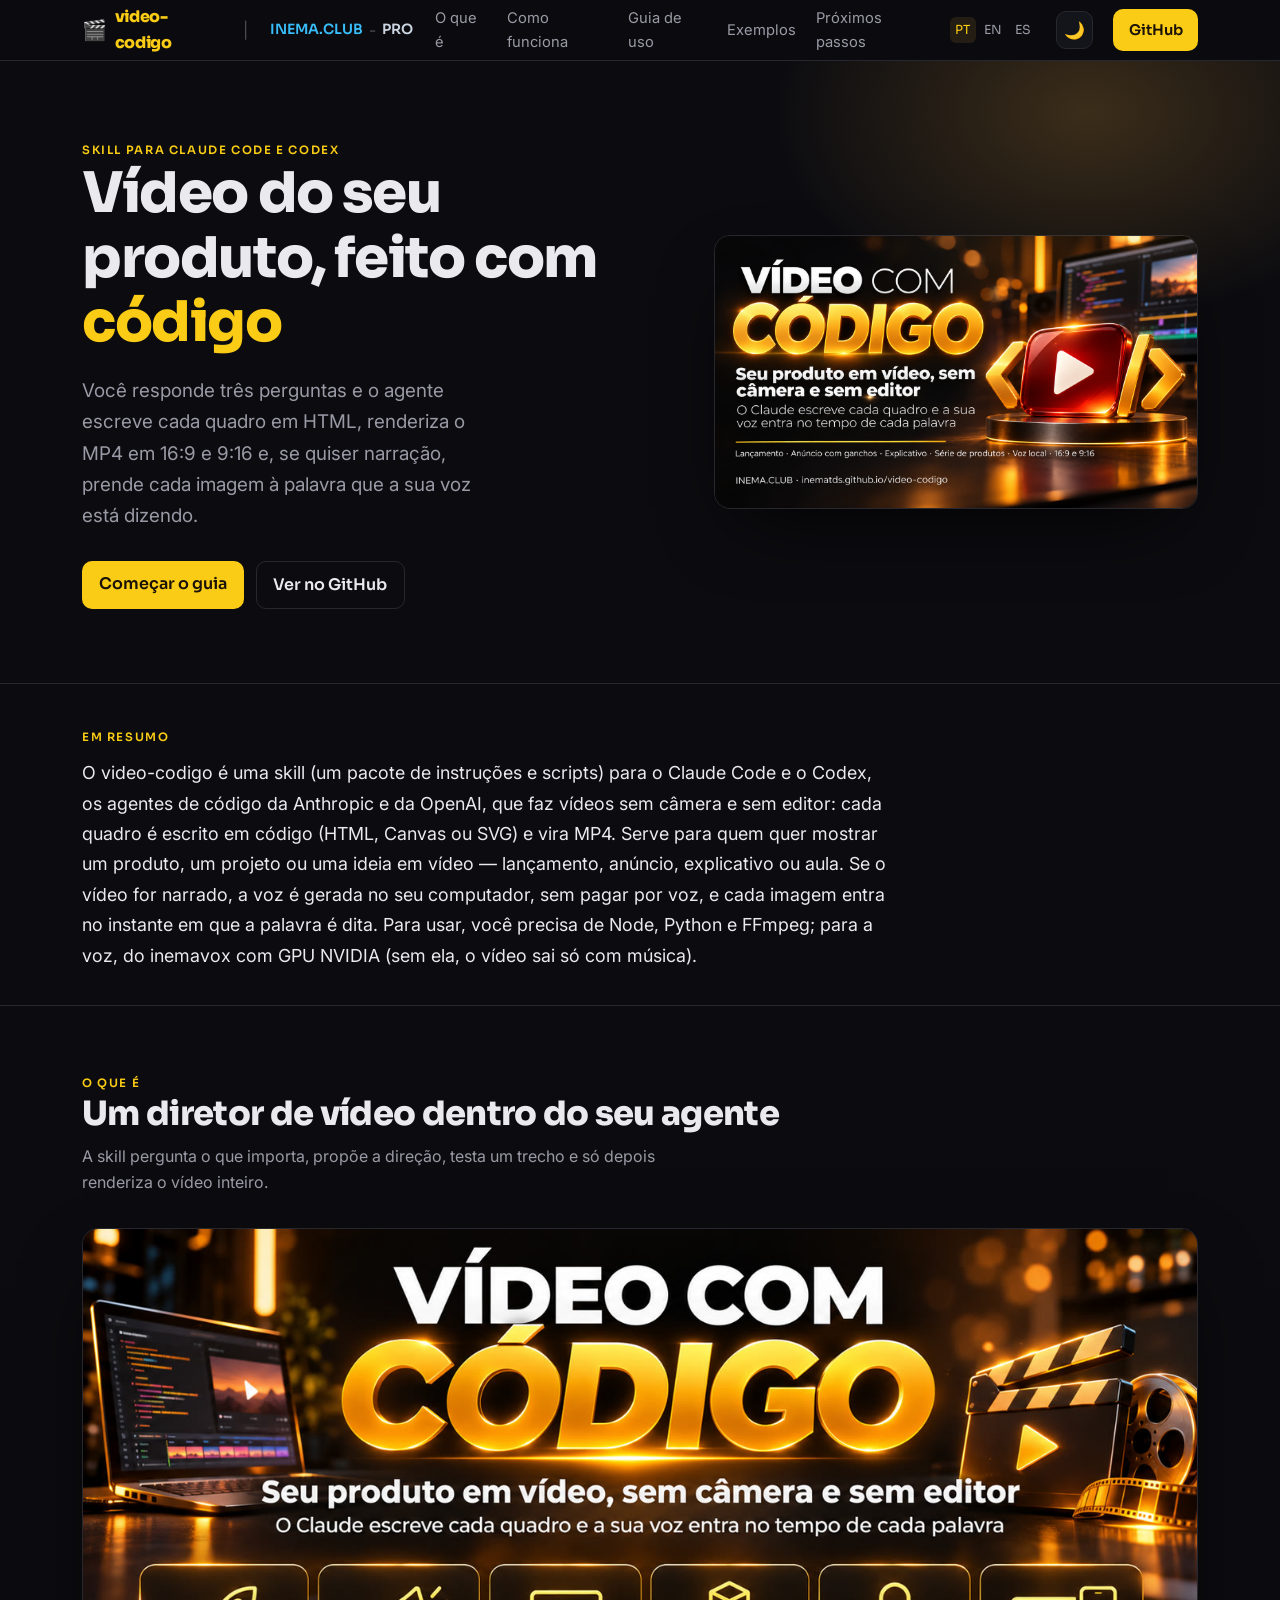
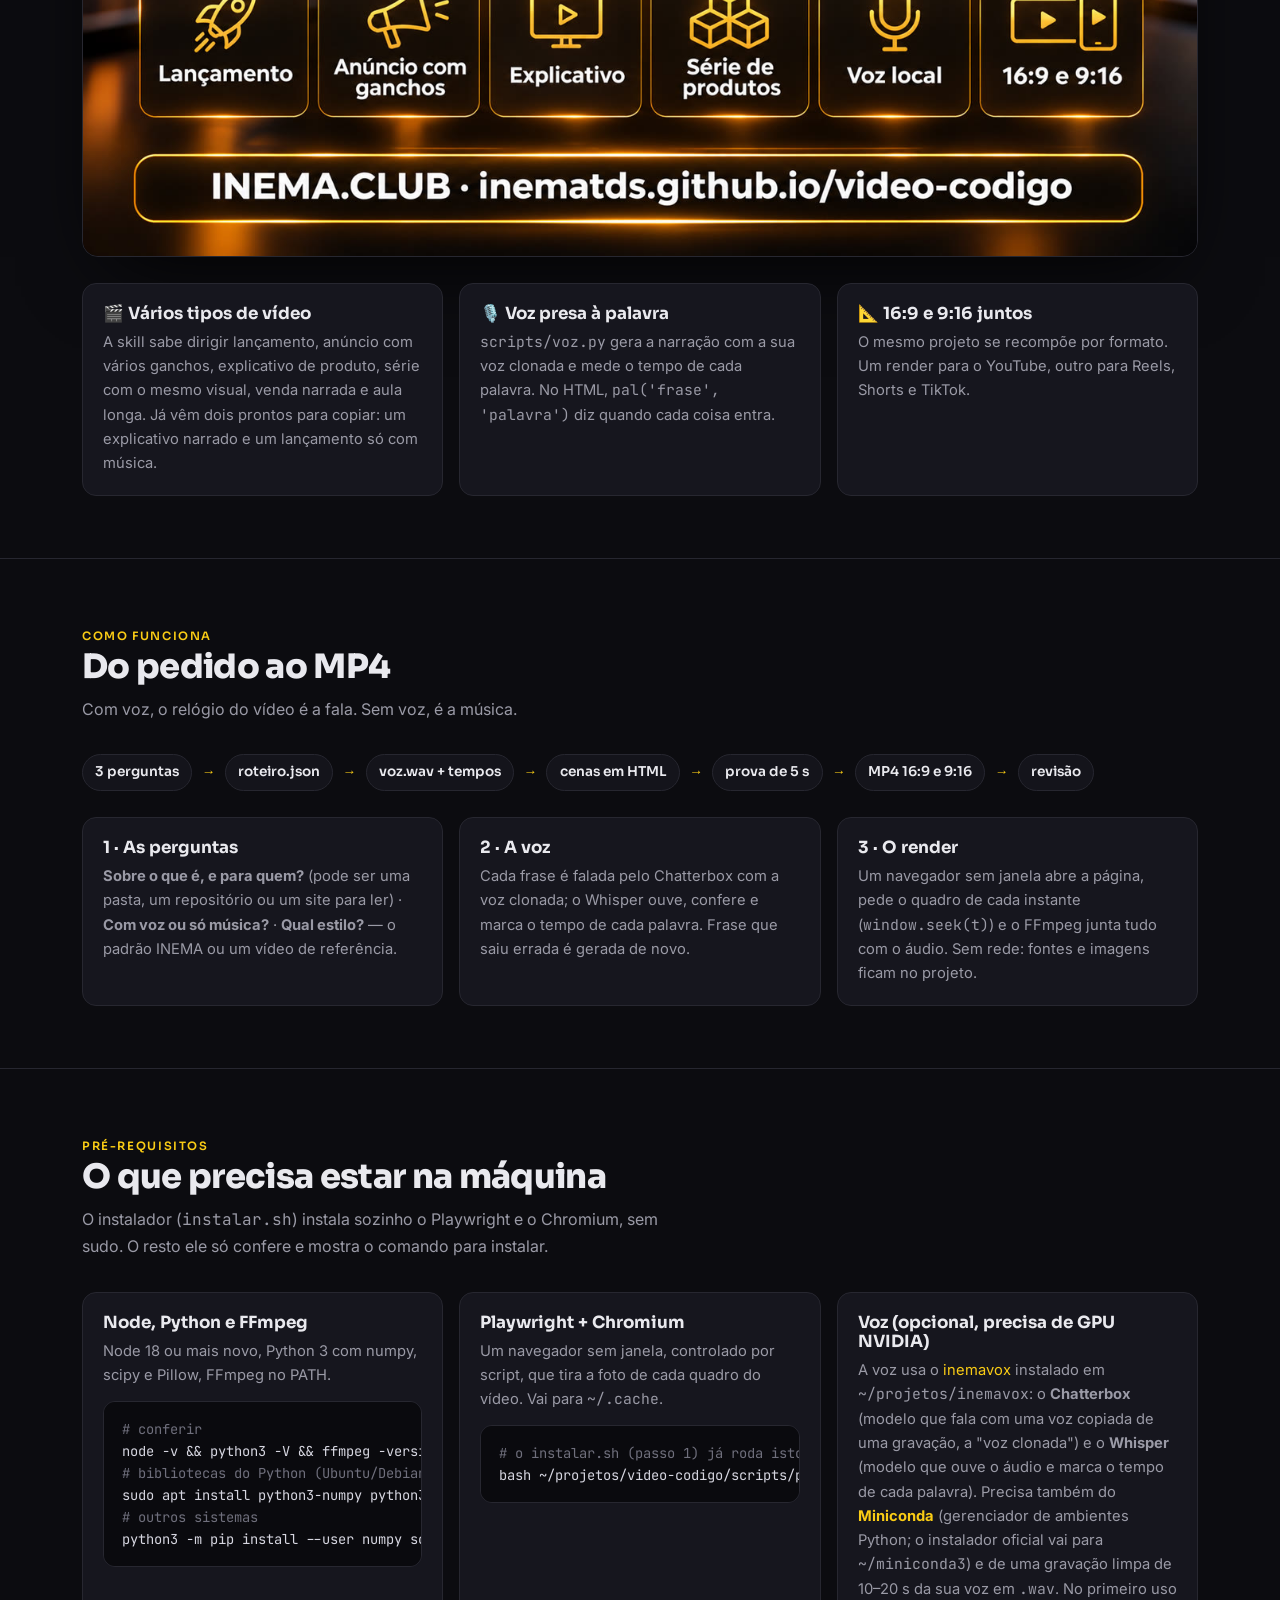
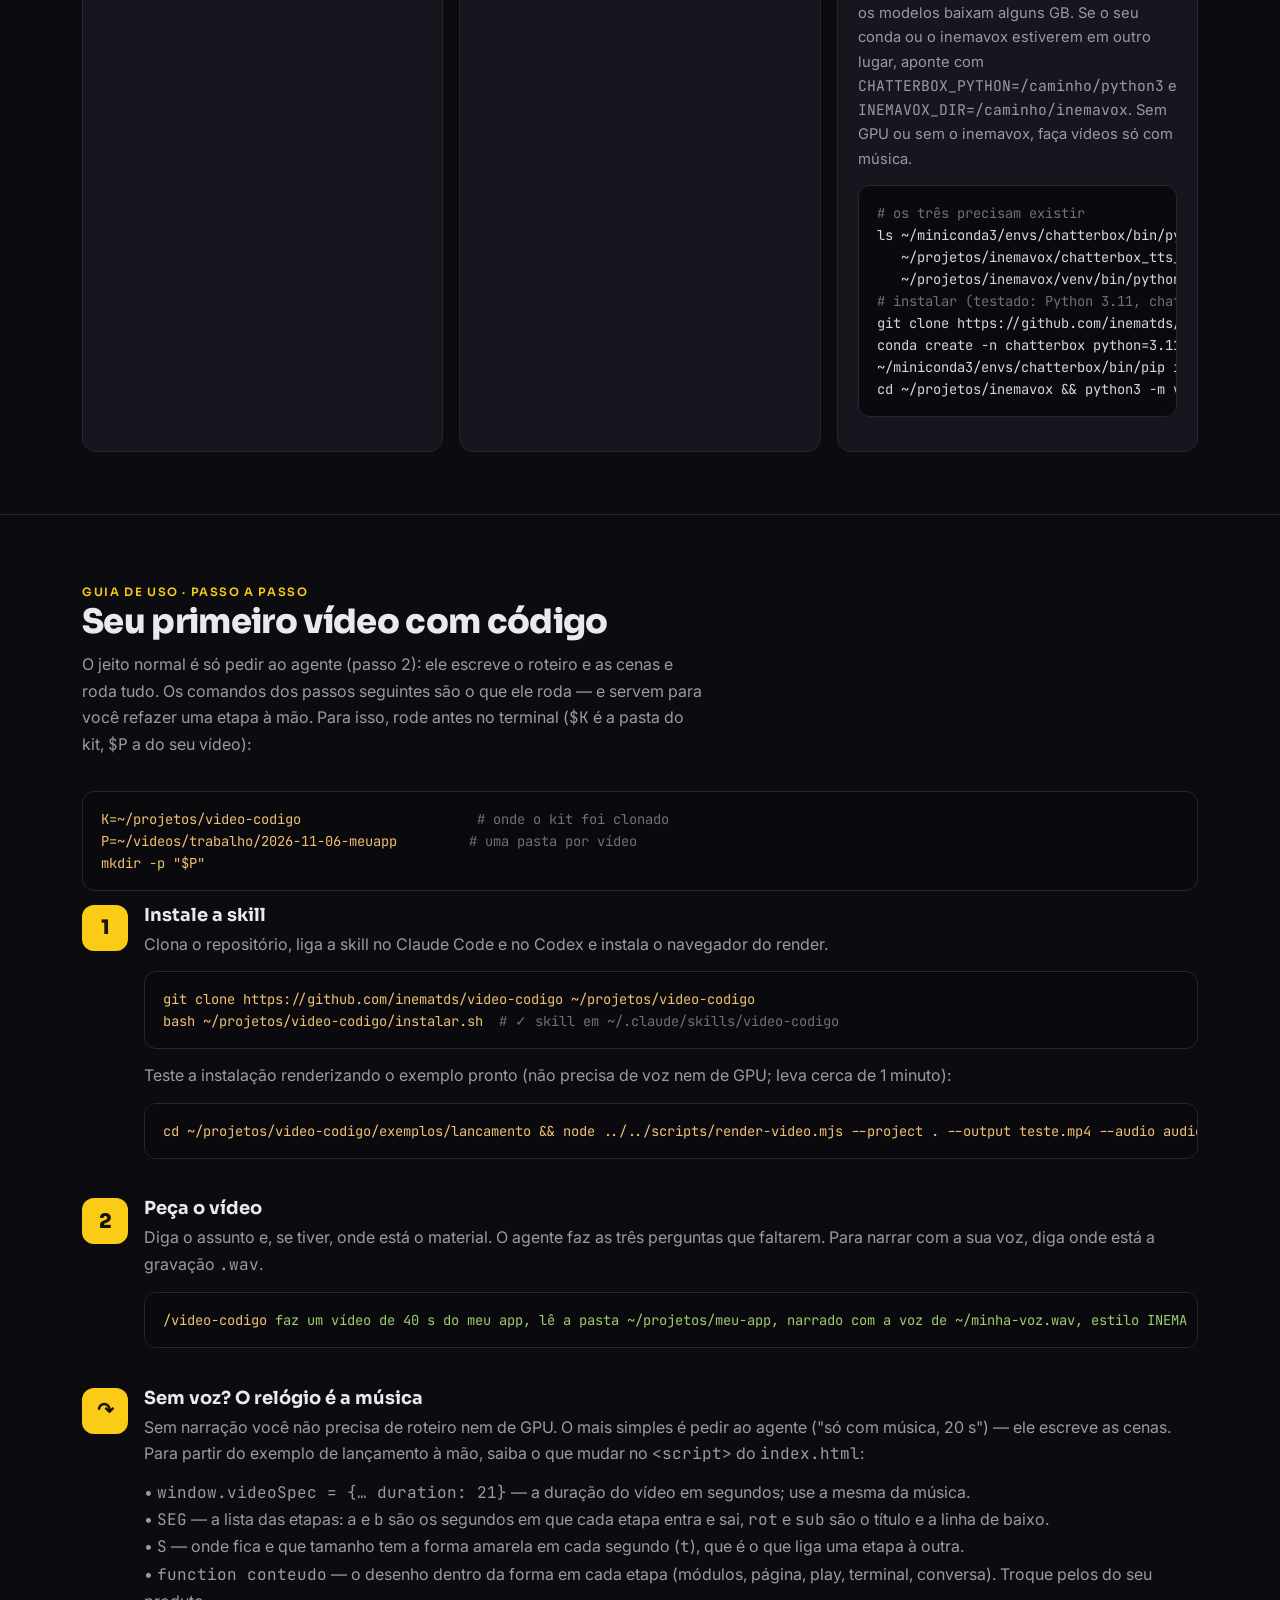
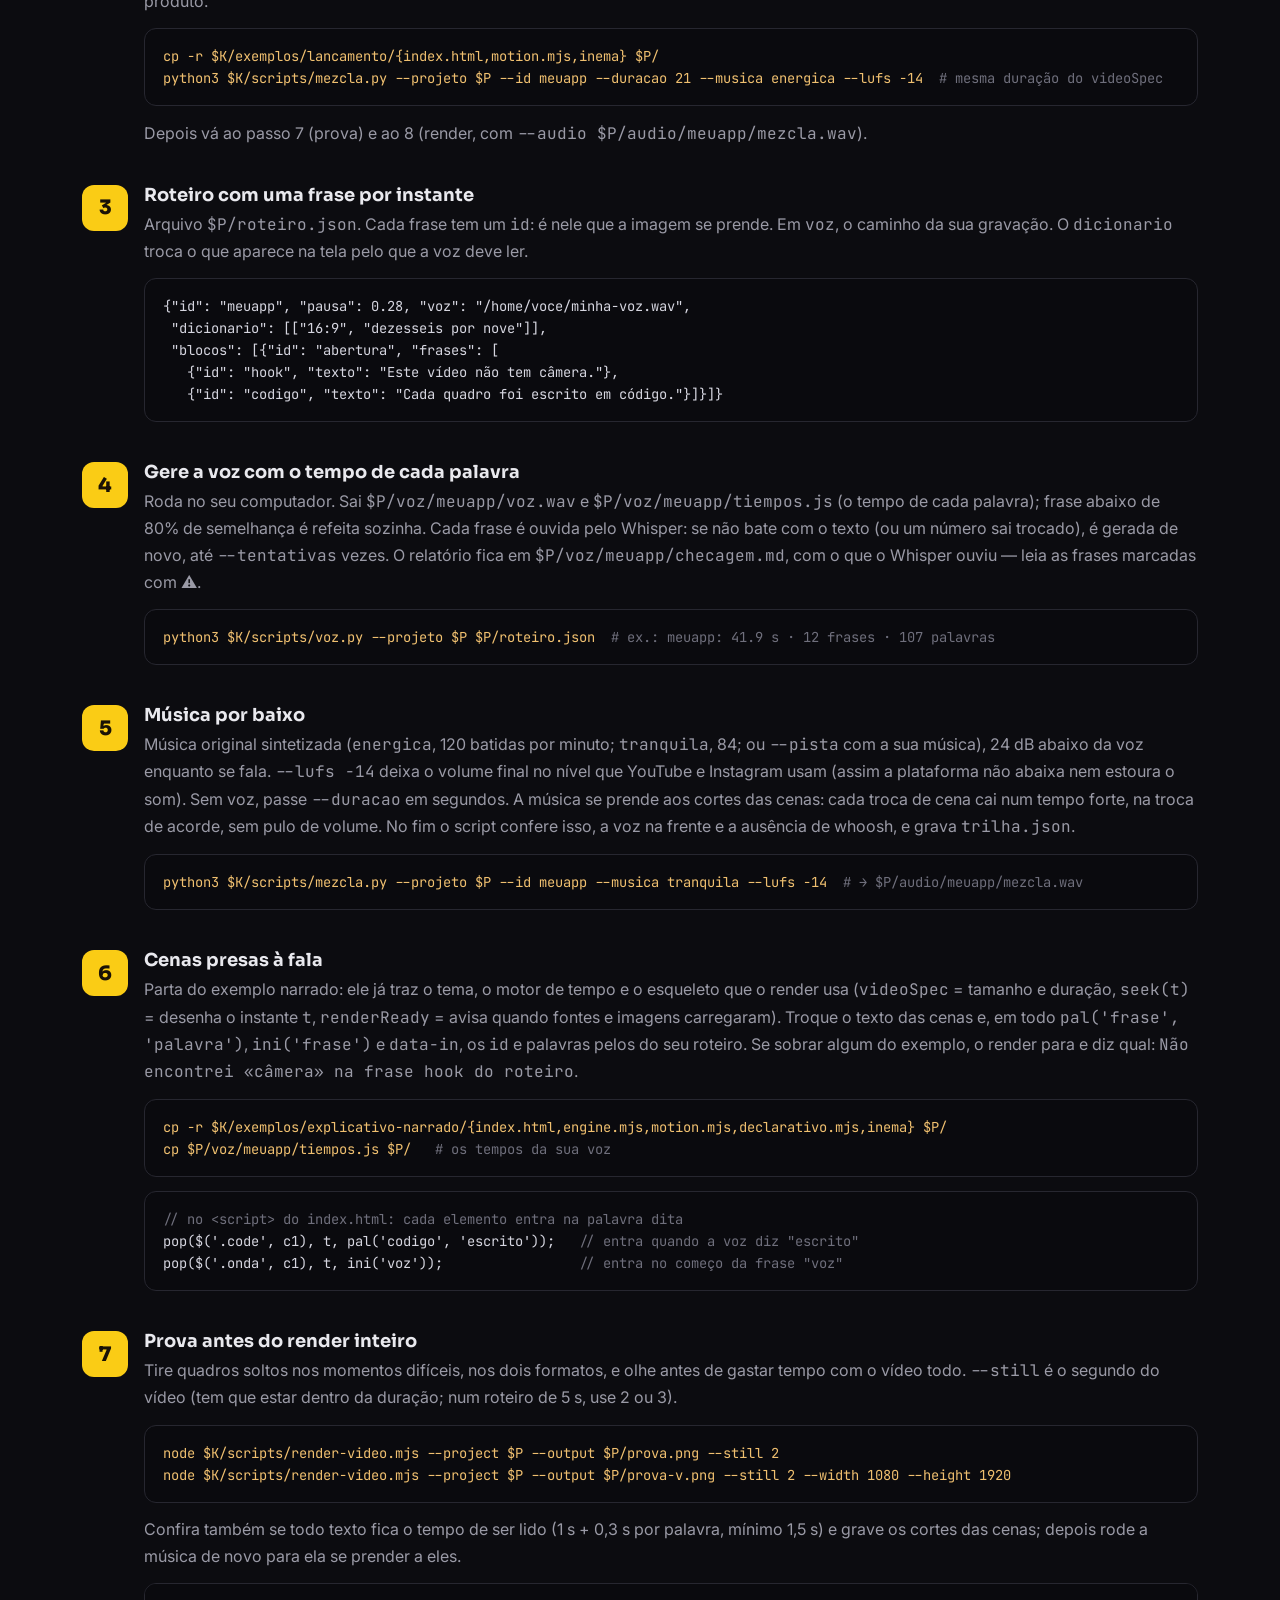
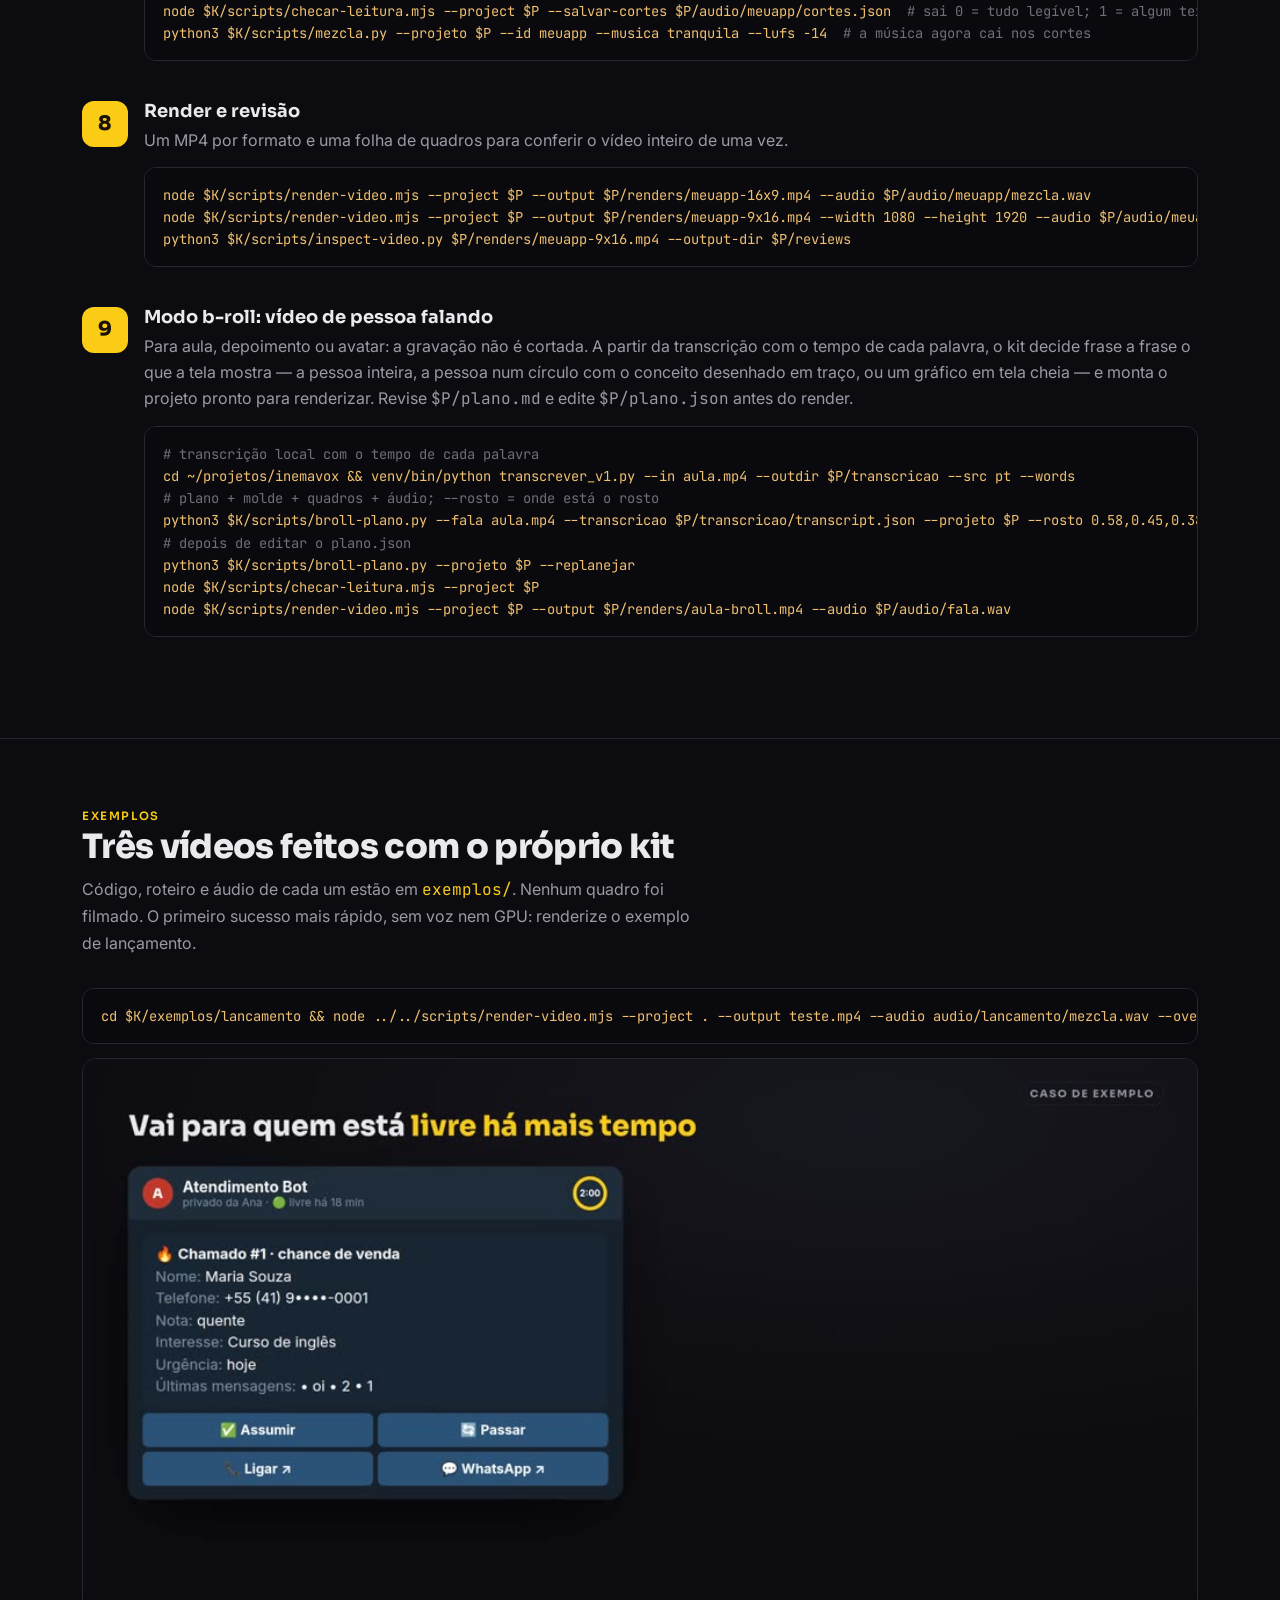
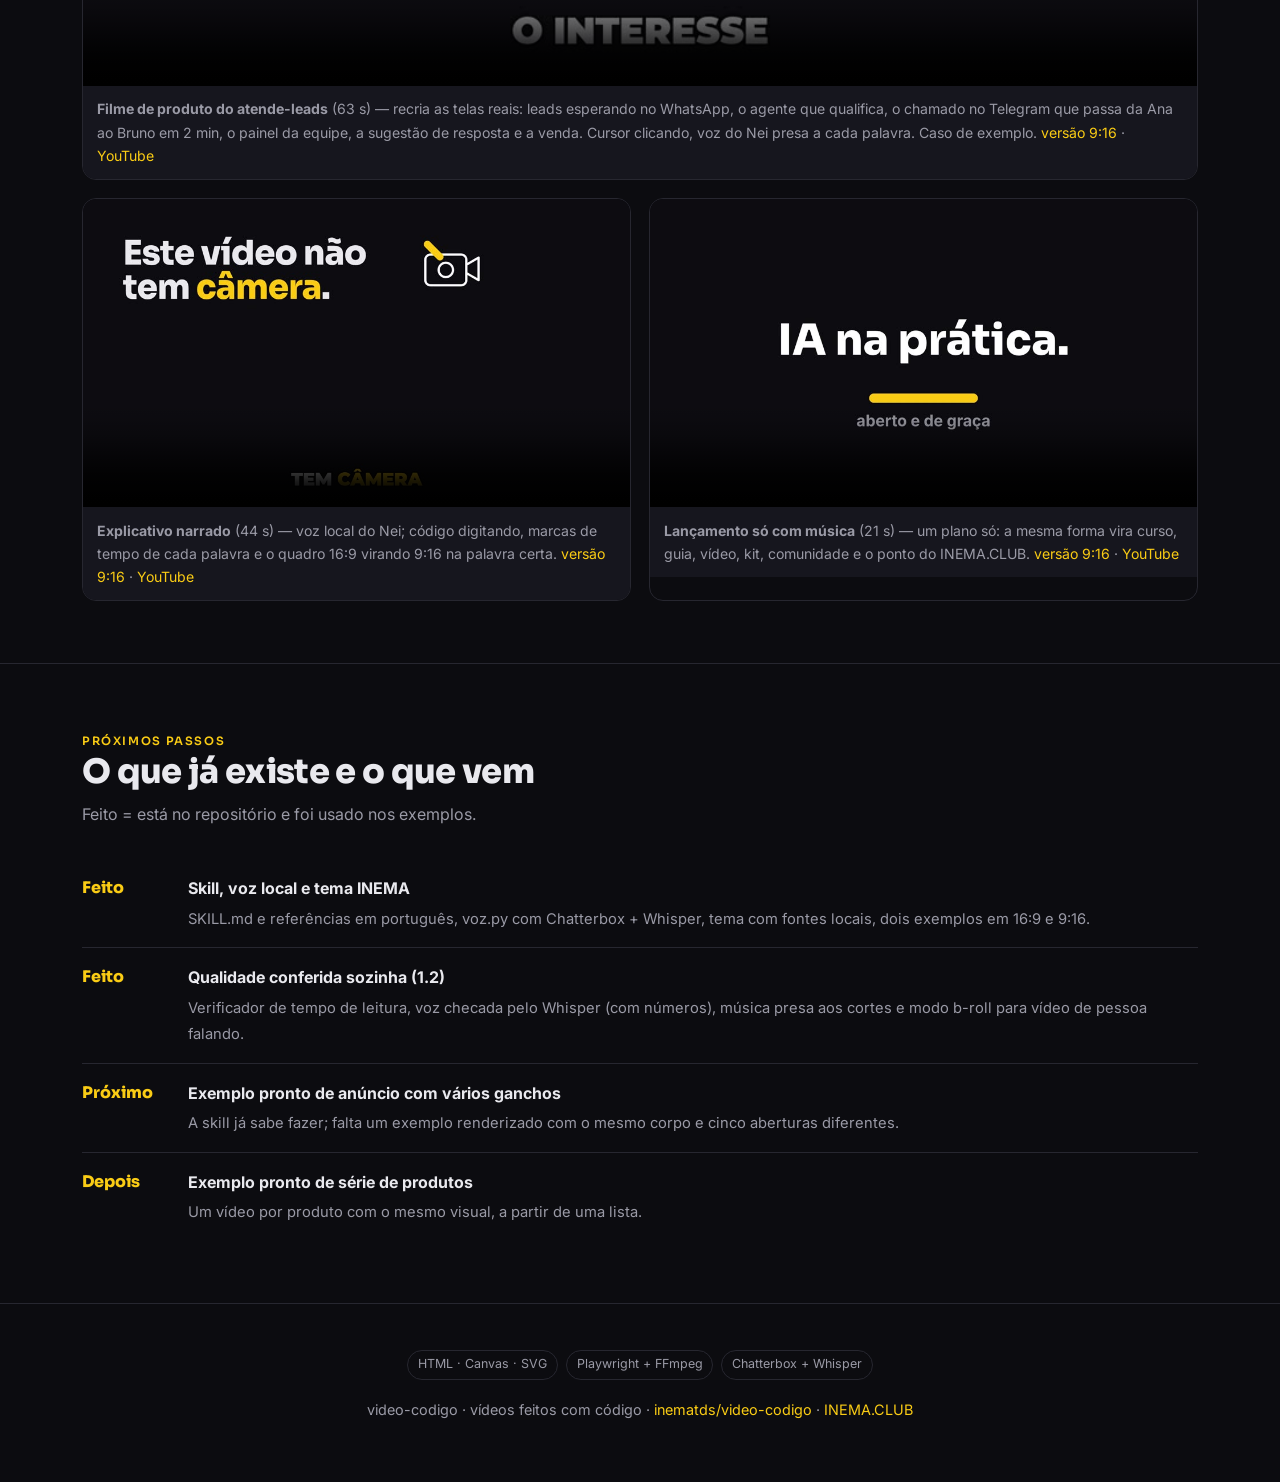
<file: guia/index.html>
<!DOCTYPE html>
<html lang="pt-BR">
<head>
<meta charset="utf-8">
<meta name="viewport" content="width=device-width, initial-scale=1">
<title>video-codigo — vídeos feitos com código</title>
<meta name="description" content="Skill para Claude Code e Codex que faz vídeos sem câmera: cada quadro em código, voz local presa à palavra, 16:9 e 9:16.">
<link rel="alternate" hreflang="pt-BR" href="https://inematds.github.io/video-codigo/guia/">
<link rel="alternate" hreflang="en" href="https://inematds.github.io/video-codigo/guia/en/">
<link rel="alternate" hreflang="es" href="https://inematds.github.io/video-codigo/guia/es/">
<link rel="preconnect" href="https://fonts.googleapis.com">
<link rel="preconnect" href="https://fonts.gstatic.com" crossorigin>
<link href="https://fonts.googleapis.com/css2?family=Sora:wght@400;600;800&family=Inter:wght@400;500;600&family=JetBrains+Mono:wght@400;600&display=swap" rel="stylesheet">
<style>
  :root{
    --bg:#0c0c10; --bg2:#14141b; --card:#16161e; --line:#272730;
    --txt:#e9e9ee; --mut:#9a9aa6; --amb:#FACC15; --amb2:#f0c070; --sky:#38bdf8; --pro:#cbd5e1;
    color-scheme:dark;
  }
  body.light{
    --bg:#f6f7f9; --bg2:#eceef2; --card:#ffffff; --line:#e1e3ea;
    --txt:#1a1a22; --mut:#5b5b68; --amb:#a16207; --amb2:#a16207; --sky:#0369a1; --pro:#b45309;
    color-scheme:light;
  }
  body.light .hero .glow{opacity:.5}
  body.light pre{background:#0e0e14;color:#d6d6e0}
  body.light pre .c{color:#8a8a98}
  *{box-sizing:border-box}
  html{scroll-behavior:smooth}
  body{margin:0;background:var(--bg);color:var(--txt);font:16px/1.65 Inter,system-ui,sans-serif;-webkit-font-smoothing:antialiased}
  h1,h2,h3{font-family:Sora,sans-serif;line-height:1.15;margin:0}
  a{color:var(--amb);text-decoration:none}
  code,pre{font-family:"JetBrains Mono",monospace}
  .wrap{max-width:1160px;margin:0 auto;padding:0 22px}
  .mut{color:var(--mut)} .amb{color:var(--amb)}
  .chip{display:inline-block;font-size:.72rem;letter-spacing:.14em;text-transform:uppercase;color:var(--amb);font-weight:600;font-family:Sora}
  nav{position:sticky;top:0;z-index:30;backdrop-filter:blur(12px);background:rgba(12,12,16,.78);border-bottom:1px solid var(--line)}
  nav .wrap{display:flex;align-items:center;gap:22px;height:60px}
  nav .brand{display:flex;align-items:center;gap:8px;font-family:Sora;font-weight:800;letter-spacing:-.02em;color:var(--amb)}
  nav .brand .emoji{font-size:1.25rem}
  nav .sep{color:var(--mut);opacity:.45}
  nav .inema{color:var(--sky);font-weight:600;font-size:.88rem;font-family:Sora}
  nav .inema:hover{filter:brightness(1.15)}
  nav .pro{color:var(--pro);font-weight:600;font-size:.88rem;font-family:Sora}
  nav .pro:hover{filter:brightness(1.15)}
  nav .clubpro{display:inline-flex;align-items:center;gap:6px}
  nav .links{margin-left:auto;display:flex;align-items:center;gap:20px;font-size:.92rem}
  nav .links a.sec{color:var(--mut)} nav .links a.sec:hover{color:var(--txt)}
  .lang{display:inline-flex;gap:2px;font-family:Sora;font-size:.78rem}
  .lang a{color:var(--mut);padding:.2em .45em;border-radius:6px} .lang a.on{color:var(--amb);background:rgba(226,162,59,.12)}
  .tgl{background:var(--bg2);border:1px solid var(--line);color:var(--txt);width:38px;height:38px;border-radius:10px;cursor:pointer;display:inline-flex;align-items:center;justify-content:center;font-size:1.05rem}
  .tgl:hover{border-color:var(--amb)}
  .btn{display:inline-block;background:var(--amb);color:#1a1206;font-weight:600;padding:.6em 1.05em;border-radius:10px;font-family:Sora}
  .btn.ghost{background:transparent;color:var(--txt);border:1px solid var(--line)}
  @media(max-width:760px){nav .links a.sec{display:none}}
  @media(max-width:520px){nav .wrap{gap:8px;padding:8px 14px;height:auto;flex-wrap:wrap} nav .links{gap:8px;margin-left:0;width:100%;justify-content:space-between} nav .btn{padding:.45em .7em;font-size:.82rem} .tgl{width:34px;height:34px}}
  .hero{position:relative;overflow:hidden;border-bottom:1px solid var(--line)}
  .hero .glow{position:absolute;inset:-40% -20% auto auto;width:70%;height:600px;background:radial-gradient(closest-side,rgba(226,162,59,.22),transparent 70%);pointer-events:none}
  .hero .wrap{display:grid;grid-template-columns:1.1fr .9fr;gap:40px;align-items:center;padding:74px 22px}
  .hero h1{font-size:clamp(2.2rem,5vw,3.5rem);font-weight:800;letter-spacing:-.025em}
  .hero p.lead{font-size:1.18rem;color:var(--mut);margin:1.1em 0 1.6em;max-width:34ch}
  .hero .cta{display:flex;gap:12px;flex-wrap:wrap}
  .hero figure{margin:0;border-radius:16px;overflow:hidden;border:1px solid var(--line);box-shadow:0 30px 80px -30px #000}
  .hero figure img{width:100%;height:auto;display:block}
  .resumo{padding:38px 0 34px;border-bottom:1px solid var(--line)}
  .resumo p{font-size:1.12rem;line-height:1.7;max-width:74ch;margin:.55em 0 0}
  @media(max-width:780px){.hero .wrap{grid-template-columns:1fr;padding:48px 22px}}
  section{padding:62px 0;border-bottom:1px solid var(--line)}
  section h2{font-size:clamp(1.5rem,3.4vw,2.1rem);font-weight:800;letter-spacing:-.02em}
  section .sub{color:var(--mut);margin:.6em 0 2em;max-width:62ch}
  .grid{display:grid;gap:16px}
  .g3{grid-template-columns:repeat(3,1fr)} .g4{grid-template-columns:repeat(4,1fr)} .g2{grid-template-columns:repeat(2,1fr)}
  @media(max-width:820px){.g3,.g4{grid-template-columns:1fr 1fr}}
  @media(max-width:540px){.g2,.g3,.g4{grid-template-columns:1fr}}
  .card{background:var(--card);border:1px solid var(--line);border-radius:14px;padding:20px}
  .card h3{font-size:1.05rem;margin-bottom:.4em}
  .card p{color:var(--mut);font-size:.92rem;margin:0}
  .num{display:inline-flex;width:30px;height:30px;align-items:center;justify-content:center;border-radius:8px;background:rgba(226,162,59,.14);color:var(--amb);font-family:Sora;font-weight:800;font-size:.9rem;margin-bottom:.7em}
  .flow{display:flex;flex-wrap:wrap;gap:8px;align-items:center;margin-top:10px}
  .flow span{background:var(--bg2);border:1px solid var(--line);border-radius:999px;padding:.45em .9em;font-size:.85rem;font-family:Sora;font-weight:600}
  .flow .arr{color:var(--amb);border:none;background:none;padding:0 .1em}
  pre{background:#0a0a0e;border:1px solid var(--line);border-radius:12px;padding:16px 18px;overflow:auto;font-size:.86rem;line-height:1.6;color:#d6d6e0}
  pre .c{color:#6f6f7c} pre .k{color:var(--amb2)} pre .s{color:#9ece6a}
  .step{display:grid;grid-template-columns:46px minmax(0,1fr);gap:16px;margin-bottom:26px}
  .step>div,.card{min-width:0}
  p code,li code,td code{overflow-wrap:anywhere}
  .step .b{width:46px;height:46px;border-radius:12px;background:var(--amb);color:#1a1206;font-family:Sora;font-weight:800;font-size:1.25rem;display:flex;align-items:center;justify-content:center}
  .step h3{font-size:1.12rem;margin-bottom:.3em}
  .step p{color:var(--mut);margin:.2em 0 .7em}
  .ex{display:grid;grid-template-columns:1fr 1fr;gap:18px}
  @media(max-width:680px){.ex{grid-template-columns:1fr}}
  .ex figure{margin:0;border-radius:14px;overflow:hidden;border:1px solid var(--line)}
  .ex figure img{width:100%;height:auto;display:block}
  .ex figcaption{padding:12px 14px;font-size:.88rem;color:var(--mut);background:var(--card)}
  .phase{display:flex;gap:14px;padding:16px 0;border-bottom:1px solid var(--line)}
  .phase:last-child{border:none}
  .phase .tag{flex:0 0 92px;font-family:Sora;font-weight:800;color:var(--amb)}
  .phase .d strong{display:block;margin-bottom:.2em}
  .phase .d span{color:var(--mut);font-size:.92rem}
  footer{padding:46px 0;text-align:center;color:var(--mut);font-size:.9rem}
  .pill{display:inline-block;border:1px solid var(--line);border-radius:999px;padding:.3em .8em;font-size:.78rem;color:var(--mut);margin:0 4px}
</style>
</head>
<body>

<nav><div class="wrap">
  <a class="brand" href="#top"><span class="emoji">🎬</span> video-codigo</a>
  <span class="sep">|</span>
  <span class="clubpro">
    <a class="inema" href="https://inema.club" target="_blank" rel="noopener">INEMA.CLUB</a>
    <span class="sep">-</span>
    <a class="pro" href="https://inema.pro" target="_blank" rel="noopener">PRO</a>
  </span>
  <div class="links">
    <a class="sec" href="#oque">O que é</a>
    <a class="sec" href="#fluxo">Como funciona</a>
    <a class="sec" href="#guia">Guia de uso</a>
    <a class="sec" href="#exemplos">Exemplos</a>
    <a class="sec" href="#roadmap">Próximos passos</a>
    <span class="lang"><a class="on" href="./">PT</a><a href="en/">EN</a><a href="es/">ES</a></span>
    <button class="tgl" id="themeToggle" aria-label="Alternar tema" title="Alternar tema">🌙</button>
    <a class="btn" href="https://github.com/inematds/video-codigo" target="_blank" rel="noopener">GitHub</a>
  </div>
</div></nav>

<header class="hero" id="top">
  <div class="glow"></div>
  <div class="wrap">
    <div>
      <span class="chip">Skill para Claude Code e Codex</span>
      <h1>Vídeo do seu produto, feito com <span class="amb">código</span></h1>
      <p class="lead">Você responde três perguntas e o agente escreve cada quadro em HTML, renderiza o MP4 em 16:9 e 9:16 e, se quiser narração, prende cada imagem à palavra que a sua voz está dizendo.</p>
      <div class="cta">
        <a class="btn" href="#guia">Começar o guia</a>
        <a class="btn ghost" href="https://github.com/inematds/video-codigo" target="_blank" rel="noopener">Ver no GitHub</a>
      </div>
    </div>
    <figure><img src="assets/banner.jpg" alt="Banner: vídeo com código, seu produto em vídeo sem câmera e sem editor"></figure>
  </div>
</header>

<section id="resumo" class="resumo"><div class="wrap">
  <span class="chip">Em resumo</span>
  <p>O video-codigo é uma skill (um pacote de instruções e scripts) para o Claude Code e o Codex, os agentes de código da Anthropic e da OpenAI, que faz vídeos sem câmera e sem editor: cada quadro é escrito em código (HTML, Canvas ou SVG) e vira MP4. Serve para quem quer mostrar um produto, um projeto ou uma ideia em vídeo — lançamento, anúncio, explicativo ou aula. Se o vídeo for narrado, a voz é gerada no seu computador, sem pagar por voz, e cada imagem entra no instante em que a palavra é dita. Para usar, você precisa de Node, Python e FFmpeg; para a voz, do inemavox com GPU NVIDIA (sem ela, o vídeo sai só com música).</p>
</div></section>

<section id="oque"><div class="wrap">
  <span class="chip">O que é</span>
  <h2>Um diretor de vídeo dentro do seu agente</h2>
  <p class="sub">A skill pergunta o que importa, propõe a direção, testa um trecho e só depois renderiza o vídeo inteiro.</p>
  <figure style="margin:0 0 26px;border-radius:16px;overflow:hidden;border:1px solid var(--line);box-shadow:0 30px 80px -30px #000"><img src="assets/banner-grade.jpg" alt="Os seis tipos de vídeo: lançamento, anúncio com ganchos, explicativo, série de produtos, voz local, 16:9 e 9:16" loading="lazy" style="width:100%;display:block"></figure>
  <div class="grid g3">
    <div class="card"><h3>🎬 Vários tipos de vídeo</h3><p>A skill sabe dirigir lançamento, anúncio com vários ganchos, explicativo de produto, série com o mesmo visual, venda narrada e aula longa. Já vêm dois prontos para copiar: um explicativo narrado e um lançamento só com música.</p></div>
    <div class="card"><h3>🎙️ Voz presa à palavra</h3><p><code>scripts/voz.py</code> gera a narração com a sua voz clonada e mede o tempo de cada palavra. No HTML, <code>pal('frase', 'palavra')</code> diz quando cada coisa entra.</p></div>
    <div class="card"><h3>📐 16:9 e 9:16 juntos</h3><p>O mesmo projeto se recompõe por formato. Um render para o YouTube, outro para Reels, Shorts e TikTok.</p></div>
  </div>
</div></section>

<section id="fluxo"><div class="wrap">
  <span class="chip">Como funciona</span>
  <h2>Do pedido ao MP4</h2>
  <p class="sub">Com voz, o relógio do vídeo é a fala. Sem voz, é a música.</p>
  <div class="flow">
    <span>3 perguntas</span><span class="arr">→</span>
    <span>roteiro.json</span><span class="arr">→</span>
    <span>voz.wav + tempos</span><span class="arr">→</span>
    <span>cenas em HTML</span><span class="arr">→</span>
    <span>prova de 5 s</span><span class="arr">→</span>
    <span>MP4 16:9 e 9:16</span><span class="arr">→</span>
    <span>revisão</span>
  </div>
  <div class="grid g3" style="margin-top:26px">
    <div class="card"><h3>1 · As perguntas</h3><p><b>Sobre o que é, e para quem?</b> (pode ser uma pasta, um repositório ou um site para ler) · <b>Com voz ou só música?</b> · <b>Qual estilo?</b> — o padrão INEMA ou um vídeo de referência.</p></div>
    <div class="card"><h3>2 · A voz</h3><p>Cada frase é falada pelo Chatterbox com a voz clonada; o Whisper ouve, confere e marca o tempo de cada palavra. Frase que saiu errada é gerada de novo.</p></div>
    <div class="card"><h3>3 · O render</h3><p>Um navegador sem janela abre a página, pede o quadro de cada instante (<code>window.seek(t)</code>) e o FFmpeg junta tudo com o áudio. Sem rede: fontes e imagens ficam no projeto.</p></div>
  </div>
</div></section>

<section id="pre"><div class="wrap">
  <span class="chip">Pré-requisitos</span>
  <h2>O que precisa estar na máquina</h2>
  <p class="sub">O instalador (<code>instalar.sh</code>) instala sozinho o Playwright e o Chromium, sem sudo. O resto ele só confere e mostra o comando para instalar.</p>
  <div class="grid g3">
    <div class="card"><h3>Node, Python e FFmpeg</h3><p>Node 18 ou mais novo, Python 3 com numpy, scipy e Pillow, FFmpeg no PATH.</p><pre><span class="c"># conferir</span>
node -v && python3 -V && ffmpeg -version | head -1
<span class="c"># bibliotecas do Python (Ubuntu/Debian)</span>
sudo apt install python3-numpy python3-scipy python3-pil
<span class="c"># outros sistemas</span>
python3 -m pip install --user numpy scipy pillow</pre></div>
    <div class="card"><h3>Playwright + Chromium</h3><p>Um navegador sem janela, controlado por script, que tira a foto de cada quadro do vídeo. Vai para <code>~/.cache</code>.</p><pre><span class="c"># o instalar.sh (passo 1) já roda isto</span>
bash ~/projetos/video-codigo/scripts/preparar-entorno.sh</pre></div>
    <div class="card"><h3>Voz (opcional, precisa de GPU NVIDIA)</h3><p>A voz usa o <a href="https://github.com/inematds/inemavox" target="_blank" rel="noopener">inemavox</a> instalado em <code>~/projetos/inemavox</code>: o <b>Chatterbox</b> (modelo que fala com uma voz copiada de uma gravação, a "voz clonada") e o <b>Whisper</b> (modelo que ouve o áudio e marca o tempo de cada palavra). Precisa também do <b><a href="https://docs.conda.io/en/latest/miniconda.html" target="_blank" rel="noopener">Miniconda</a></b> (gerenciador de ambientes Python; o instalador oficial vai para <code>~/miniconda3</code>) e de uma gravação limpa de 10–20 s da sua voz em <code>.wav</code>. No primeiro uso os modelos baixam alguns GB. Se o seu conda ou o inemavox estiverem em outro lugar, aponte com <code>CHATTERBOX_PYTHON=/caminho/python3</code> e <code>INEMAVOX_DIR=/caminho/inemavox</code>. Sem GPU ou sem o inemavox, faça vídeos só com música.</p><pre><span class="c"># os três precisam existir</span>
ls ~/miniconda3/envs/chatterbox/bin/python3 \
   ~/projetos/inemavox/chatterbox_tts_worker.py \
   ~/projetos/inemavox/venv/bin/python
<span class="c"># instalar (testado: Python 3.11, chatterbox-tts 0.1.6)</span>
git clone https://github.com/inematds/inemavox ~/projetos/inemavox
conda create -n chatterbox python=3.11 -y
~/miniconda3/envs/chatterbox/bin/pip install chatterbox-tts==0.1.6
cd ~/projetos/inemavox && python3 -m venv venv && venv/bin/pip install faster-whisper soundfile numpy</pre></div>
  </div>
</div></section>

<section id="guia"><div class="wrap">
  <span class="chip">Guia de uso · passo a passo</span>
  <h2>Seu primeiro vídeo com código</h2>
  <p class="sub">O jeito normal é só pedir ao agente (passo 2): ele escreve o roteiro e as cenas e roda tudo. Os comandos dos passos seguintes são o que ele roda — e servem para você refazer uma etapa à mão. Para isso, rode antes no terminal (<code>$K</code> é a pasta do kit, <code>$P</code> a do seu vídeo):</p>
<pre><span class="k">K=~/projetos/video-codigo</span>                      <span class="c"># onde o kit foi clonado</span>
<span class="k">P=~/videos/trabalho/2026-11-06-meuapp</span>         <span class="c"># uma pasta por vídeo</span>
<span class="k">mkdir -p "$P"</span></pre>

  <div class="step"><div class="b">1</div><div>
    <h3>Instale a skill</h3>
    <p>Clona o repositório, liga a skill no Claude Code e no Codex e instala o navegador do render.</p>
<pre><span class="k">git clone https://github.com/inematds/video-codigo ~/projetos/video-codigo</span>
<span class="k">bash ~/projetos/video-codigo/instalar.sh</span>  <span class="c"># ✓ skill em ~/.claude/skills/video-codigo</span></pre>
    <p>Teste a instalação renderizando o exemplo pronto (não precisa de voz nem de GPU; leva cerca de 1 minuto):</p>
<pre><span class="k">cd ~/projetos/video-codigo/exemplos/lancamento && node ../../scripts/render-video.mjs --project . --output teste.mp4 --audio audio/lancamento/mezcla.wav --overwrite</span></pre>
  </div></div>

  <div class="step"><div class="b">2</div><div>
    <h3>Peça o vídeo</h3>
    <p>Diga o assunto e, se tiver, onde está o material. O agente faz as três perguntas que faltarem. Para narrar com a sua voz, diga onde está a gravação <code>.wav</code>.</p>
<pre><span class="k">/video-codigo</span> <span class="s">faz um vídeo de 40 s do meu app, lê a pasta ~/projetos/meu-app, narrado com a voz de ~/minha-voz.wav, estilo INEMA</span></pre>
  </div></div>

  <div class="step"><div class="b">↷</div><div>
    <h3>Sem voz? O relógio é a música</h3>
    <p>Sem narração você não precisa de roteiro nem de GPU. O mais simples é pedir ao agente ("só com música, 20 s") — ele escreve as cenas. Para partir do exemplo de lançamento à mão, saiba o que mudar no <code>&lt;script&gt;</code> do <code>index.html</code>:</p>
    <p>• <code>window.videoSpec = {… duration: 21}</code> — a duração do vídeo em segundos; use a mesma da música.<br>
    • <code>SEG</code> — a lista das etapas: <code>a</code> e <code>b</code> são os segundos em que cada etapa entra e sai, <code>rot</code> e <code>sub</code> são o título e a linha de baixo.<br>
    • <code>S</code> — onde fica e que tamanho tem a forma amarela em cada segundo (<code>t</code>), que é o que liga uma etapa à outra.<br>
    • <code>function conteudo</code> — o desenho dentro da forma em cada etapa (módulos, página, play, terminal, conversa). Troque pelos do seu produto.</p>
<pre><span class="k">cp -r $K/exemplos/lancamento/{index.html,motion.mjs,inema} $P/</span>
<span class="k">python3 $K/scripts/mezcla.py --projeto $P --id meuapp --duracao 21 --musica energica --lufs -14</span>  <span class="c"># mesma duração do videoSpec</span></pre>
    <p>Depois vá ao passo 7 (prova) e ao 8 (render, com <code>--audio $P/audio/meuapp/mezcla.wav</code>).</p>
  </div></div>

  <div class="step"><div class="b">3</div><div>
    <h3>Roteiro com uma frase por instante</h3>
    <p>Arquivo <code>$P/roteiro.json</code>. Cada frase tem um <code>id</code>: é nele que a imagem se prende. Em <code>voz</code>, o caminho da sua gravação. O <code>dicionario</code> troca o que aparece na tela pelo que a voz deve ler.</p>
<pre>{"id": "meuapp", "pausa": 0.28, "voz": "/home/voce/minha-voz.wav",
 "dicionario": [["16:9", "dezesseis por nove"]],
 "blocos": [{"id": "abertura", "frases": [
   {"id": "hook", "texto": "Este vídeo não tem câmera."},
   {"id": "codigo", "texto": "Cada quadro foi escrito em código."}]}]}</pre>
  </div></div>

  <div class="step"><div class="b">4</div><div>
    <h3>Gere a voz com o tempo de cada palavra</h3>
    <p>Roda no seu computador. Sai <code>$P/voz/meuapp/voz.wav</code> e <code>$P/voz/meuapp/tiempos.js</code> (o tempo de cada palavra); frase abaixo de 80% de semelhança é refeita sozinha. Cada frase é ouvida pelo Whisper: se não bate com o texto (ou um número sai trocado), é gerada de novo, até <code>--tentativas</code> vezes. O relatório fica em <code>$P/voz/meuapp/checagem.md</code>, com o que o Whisper ouviu — leia as frases marcadas com ⚠.</p>
<pre><span class="k">python3 $K/scripts/voz.py --projeto $P $P/roteiro.json</span>  <span class="c"># ex.: meuapp: 41.9 s · 12 frases · 107 palavras</span></pre>
  </div></div>

  <div class="step"><div class="b">5</div><div>
    <h3>Música por baixo</h3>
    <p>Música original sintetizada (<code>energica</code>, 120 batidas por minuto; <code>tranquila</code>, 84; ou <code>--pista</code> com a sua música), 24 dB abaixo da voz enquanto se fala. <code>--lufs -14</code> deixa o volume final no nível que YouTube e Instagram usam (assim a plataforma não abaixa nem estoura o som). Sem voz, passe <code>--duracao</code> em segundos. A música se prende aos cortes das cenas: cada troca de cena cai num tempo forte, na troca de acorde, sem pulo de volume. No fim o script confere isso, a voz na frente e a ausência de whoosh, e grava <code>trilha.json</code>.</p>
<pre><span class="k">python3 $K/scripts/mezcla.py --projeto $P --id meuapp --musica tranquila --lufs -14</span>  <span class="c"># → $P/audio/meuapp/mezcla.wav</span></pre>
  </div></div>

  <div class="step"><div class="b">6</div><div>
    <h3>Cenas presas à fala</h3>
    <p>Parta do exemplo narrado: ele já traz o tema, o motor de tempo e o esqueleto que o render usa (<code>videoSpec</code> = tamanho e duração, <code>seek(t)</code> = desenha o instante <code>t</code>, <code>renderReady</code> = avisa quando fontes e imagens carregaram). Troque o texto das cenas e, em todo <code>pal('frase', 'palavra')</code>, <code>ini('frase')</code> e <code>data-in</code>, os <code>id</code> e palavras pelos do seu roteiro. Se sobrar algum do exemplo, o render para e diz qual: <code>Não encontrei «câmera» na frase hook do roteiro</code>.</p>
<pre><span class="k">cp -r $K/exemplos/explicativo-narrado/{index.html,engine.mjs,motion.mjs,declarativo.mjs,inema} $P/</span>
<span class="k">cp $P/voz/meuapp/tiempos.js $P/</span>   <span class="c"># os tempos da sua voz</span></pre>
<pre><span class="c">// no &lt;script&gt; do index.html: cada elemento entra na palavra dita</span>
pop($('.code', c1), t, pal('codigo', 'escrito'));   <span class="c">// entra quando a voz diz "escrito"</span>
pop($('.onda', c1), t, ini('voz'));                 <span class="c">// entra no começo da frase "voz"</span></pre>
  </div></div>

  <div class="step"><div class="b">7</div><div>
    <h3>Prova antes do render inteiro</h3>
    <p>Tire quadros soltos nos momentos difíceis, nos dois formatos, e olhe antes de gastar tempo com o vídeo todo. <code>--still</code> é o segundo do vídeo (tem que estar dentro da duração; num roteiro de 5 s, use 2 ou 3).</p>
<pre><span class="k">node $K/scripts/render-video.mjs --project $P --output $P/prova.png --still 2</span>
<span class="k">node $K/scripts/render-video.mjs --project $P --output $P/prova-v.png --still 2 --width 1080 --height 1920</span></pre>
    <p>Confira também se todo texto fica o tempo de ser lido (1 s + 0,3 s por palavra, mínimo 1,5 s) e grave os cortes das cenas; depois rode a música de novo para ela se prender a eles.</p>
<pre><span class="k">node $K/scripts/checar-leitura.mjs --project $P --salvar-cortes $P/audio/meuapp/cortes.json</span>  <span class="c"># sai 0 = tudo legível; 1 = algum texto some cedo</span>
<span class="k">python3 $K/scripts/mezcla.py --projeto $P --id meuapp --musica tranquila --lufs -14</span>  <span class="c"># a música agora cai nos cortes</span></pre>
  </div></div>

  <div class="step"><div class="b">8</div><div>
    <h3>Render e revisão</h3>
    <p>Um MP4 por formato e uma folha de quadros para conferir o vídeo inteiro de uma vez.</p>
<pre><span class="k">node $K/scripts/render-video.mjs --project $P --output $P/renders/meuapp-16x9.mp4 --audio $P/audio/meuapp/mezcla.wav</span>
<span class="k">node $K/scripts/render-video.mjs --project $P --output $P/renders/meuapp-9x16.mp4 --width 1080 --height 1920 --audio $P/audio/meuapp/mezcla.wav</span>
<span class="k">python3 $K/scripts/inspect-video.py $P/renders/meuapp-9x16.mp4 --output-dir $P/reviews</span></pre>
  </div></div>

  <div class="step"><div class="b">9</div><div>
    <h3>Modo b-roll: vídeo de pessoa falando</h3>
    <p>Para aula, depoimento ou avatar: a gravação não é cortada. A partir da transcrição com o tempo de cada palavra, o kit decide frase a frase o que a tela mostra — a pessoa inteira, a pessoa num círculo com o conceito desenhado em traço, ou um gráfico em tela cheia — e monta o projeto pronto para renderizar. Revise <code>$P/plano.md</code> e edite <code>$P/plano.json</code> antes do render.</p>
<pre><span class="c"># transcrição local com o tempo de cada palavra</span>
<span class="k">cd ~/projetos/inemavox && venv/bin/python transcrever_v1.py --in aula.mp4 --outdir $P/transcricao --src pt --words</span>
<span class="c"># plano + molde + quadros + áudio; --rosto = onde está o rosto</span>
<span class="k">python3 $K/scripts/broll-plano.py --fala aula.mp4 --transcricao $P/transcricao/transcript.json --projeto $P --rosto 0.58,0.45,0.38</span>
<span class="c"># depois de editar o plano.json</span>
<span class="k">python3 $K/scripts/broll-plano.py --projeto $P --replanejar</span>
<span class="k">node $K/scripts/checar-leitura.mjs --project $P</span>
<span class="k">node $K/scripts/render-video.mjs --project $P --output $P/renders/aula-broll.mp4 --audio $P/audio/fala.wav</span></pre>
  </div></div>
</div></section>

<section id="exemplos"><div class="wrap">
  <span class="chip">Exemplos</span>
  <h2>Três vídeos feitos com o próprio kit</h2>
  <p class="sub">Código, roteiro e áudio de cada um estão em <a href="https://github.com/inematds/video-codigo/tree/main/exemplos" target="_blank" rel="noopener"><code>exemplos/</code></a>. Nenhum quadro foi filmado. O primeiro sucesso mais rápido, sem voz nem GPU: renderize o exemplo de lançamento.</p>
<pre><span class="k">cd $K/exemplos/lancamento && node ../../scripts/render-video.mjs --project . --output teste.mp4 --audio audio/lancamento/mezcla.wav --overwrite</span></pre>
  <div class="ex">
    <figure style="grid-column:1/-1"><video controls preload="none" playsinline poster="assets/atende-16x9.jpg" src="../renders/atende-16x9.mp4" style="width:100%;display:block"></video><figcaption><b>Filme de produto do atende-leads</b> (63 s) — recria as telas reais: leads esperando no WhatsApp, o agente que qualifica, o chamado no Telegram que passa da Ana ao Bruno em 2 min, o painel da equipe, a sugestão de resposta e a venda. Cursor clicando, voz do Nei presa a cada palavra. Caso de exemplo. <a href="../renders/atende-9x16.mp4">versão 9:16</a> · <a href="https://www.youtube.com/watch?v=tWv1mEIK62c" target="_blank" rel="noopener">YouTube</a></figcaption></figure>
    <figure><video controls preload="none" playsinline poster="assets/explicativo-16x9.jpg" src="../renders/explicativo-16x9.mp4" style="width:100%;display:block"></video><figcaption><b>Explicativo narrado</b> (44 s) — voz local do Nei; código digitando, marcas de tempo de cada palavra e o quadro 16:9 virando 9:16 na palavra certa. <a href="../renders/explicativo-9x16.mp4">versão 9:16</a> · <a href="https://www.youtube.com/watch?v=tkT2I6nrMAk" target="_blank" rel="noopener">YouTube</a></figcaption></figure>
    <figure><video controls preload="none" playsinline poster="assets/lancamento-16x9.jpg" src="../renders/lancamento-16x9.mp4" style="width:100%;display:block"></video><figcaption><b>Lançamento só com música</b> (21 s) — um plano só: a mesma forma vira curso, guia, vídeo, kit, comunidade e o ponto do INEMA.CLUB. <a href="../renders/lancamento-9x16.mp4">versão 9:16</a> · <a href="https://www.youtube.com/watch?v=IJ-qZQ1drBc" target="_blank" rel="noopener">YouTube</a></figcaption></figure>
  </div>
</div></section>

<section id="roadmap"><div class="wrap">
  <span class="chip">Próximos passos</span>
  <h2>O que já existe e o que vem</h2>
  <p class="sub">Feito = está no repositório e foi usado nos exemplos.</p>
  <div class="phase"><div class="tag">Feito</div><div class="d"><strong>Skill, voz local e tema INEMA</strong><span>SKILL.md e referências em português, voz.py com Chatterbox + Whisper, tema com fontes locais, dois exemplos em 16:9 e 9:16.</span></div></div>
  <div class="phase"><div class="tag">Feito</div><div class="d"><strong>Qualidade conferida sozinha (1.2)</strong><span>Verificador de tempo de leitura, voz checada pelo Whisper (com números), música presa aos cortes e modo b-roll para vídeo de pessoa falando.</span></div></div>
  <div class="phase"><div class="tag">Próximo</div><div class="d"><strong>Exemplo pronto de anúncio com vários ganchos</strong><span>A skill já sabe fazer; falta um exemplo renderizado com o mesmo corpo e cinco aberturas diferentes.</span></div></div>
  <div class="phase"><div class="tag">Depois</div><div class="d"><strong>Exemplo pronto de série de produtos</strong><span>Um vídeo por produto com o mesmo visual, a partir de uma lista.</span></div></div>
</div></section>

<footer>
  <div class="wrap">
    <div class="pill">HTML · Canvas · SVG</div><div class="pill">Playwright + FFmpeg</div><div class="pill">Chatterbox + Whisper</div>
    <p style="margin-top:18px">video-codigo · vídeos feitos com código ·
      <a href="https://github.com/inematds/video-codigo">inematds/video-codigo</a> ·
      <a href="https://inema.club">INEMA.CLUB</a></p>
  </div>
</footer>

<script>
  (function(){
    var KEY='video-codigo-theme';
    var b=document.body, t=document.getElementById('themeToggle');
    if(localStorage.getItem(KEY)==='light'){ b.classList.add('light'); t.textContent='☀️'; }
    t.addEventListener('click',function(){
      var light=b.classList.toggle('light');
      t.textContent=light?'☀️':'🌙';
      localStorage.setItem(KEY, light?'light':'dark');
    });
  })();
</script>
</body>
</html>
</file>
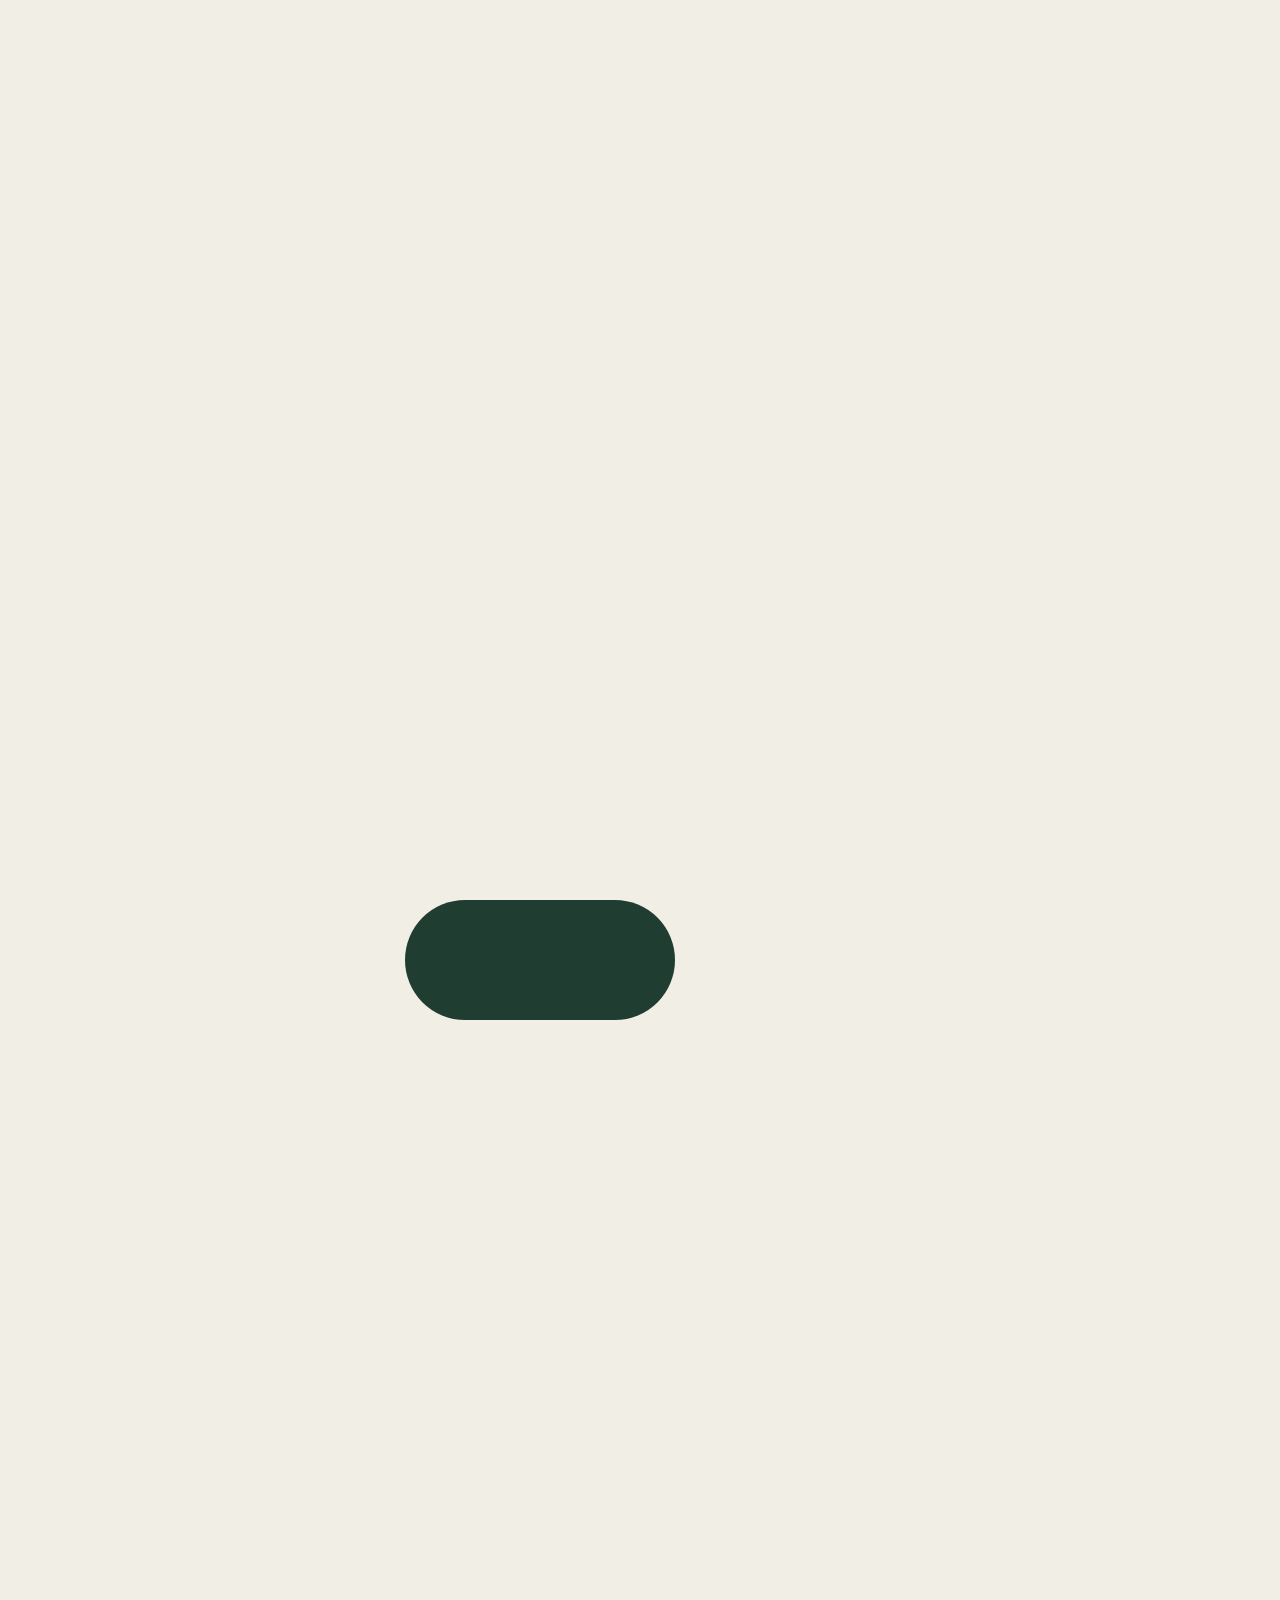
<file: assets/base-video/index.html>
<!doctype html>
<html lang="es"><meta charset="utf-8"><title>Estudio de transformación</title>
<style>html,body{margin:0;overflow:hidden;background:#f1eee6}canvas{display:block}</style>
<canvas id="stage"></canvas>
<script type="module">
import {clamp,track,morphBox,camera} from './motion.mjs';
// Example mechanism, not a finished style: one form -> chart -> result.
window.videoSpec={width:1080,height:1920,fps:60,duration:6};
const c=document.querySelector('canvas'),g=c.getContext('2d');
const type={frequency:2.8,damping:1};
function rr(x,y,w,h,r){g.beginPath();g.roundRect(x,y,w,h,r);}
window.seek=t=>{
 const {width:w,height:h}=window.videoSpec;c.width=w;c.height=h;
 const portrait=h>=w,scale=Math.min(w/(portrait?720:1200),h/(portrait?1000:720));g.fillStyle='#f1eee6';g.fillRect(0,0,w,h);
 g.save();camera(g,{x:0,y:0,zoom:scale*track(t,[[0,1],[.85,1.12],[3.4,1],[4.55,.93]],{damping:1})},w,h);
 const b=morphBox(t,[{t:0,x:-90,y:-40,w:180,h:80,r:40},{t:.65,x:-250,y:-170,w:500,h:340,r:30},{t:3.4,x:-190,y:-105,w:380,h:210,r:32}],type);
 g.fillStyle='#203d31';rr(b.x,b.y,b.w,b.h,b.r);g.fill();
 g.save();rr(b.x,b.y,b.w,b.h,b.r);g.clip();
 const chart=clamp((t-1)/.25)*clamp((3.4-t)/.22);g.globalAlpha=chart;
 const values=[.34,.7,.5,.95];
 for(let i=0;i<4;i++){const bh=values[i]*190*track(t,[[0,0],[1+i*.18,1]],type);g.fillStyle=i===3?'#e8efac':'#8cad94';rr(-178+i*99,104-bh,58,bh,12);g.fill();}
 g.globalAlpha=clamp((t-3.75)/.3);g.strokeStyle='#e8efac';g.lineWidth=10;g.lineCap='round';
 g.beginPath();g.moveTo(-115,0);g.lineTo(-93,23);g.lineTo(-53,-27);g.stroke();
 g.fillStyle='#ffffff';g.font='bold 35px sans-serif';g.fillText('Conectado',-23,12);
 g.restore();g.fillStyle='#203d31';g.textAlign='center';g.font='bold 48px sans-serif';
 const headline=t<3.5?'De partes a una idea.':'Una acción. Un resultado.';
 const ha=clamp(t/.15);g.globalAlpha=ha;g.fillText(headline,0,-280);
 g.globalAlpha=clamp((t-4.5)/.3);g.font='25px sans-serif';g.fillText('Transformación ilustrativa',0,230);g.restore();
};
window.renderReady=document.fonts.ready.then(()=>window.seek(0));
</script></html>
</file>
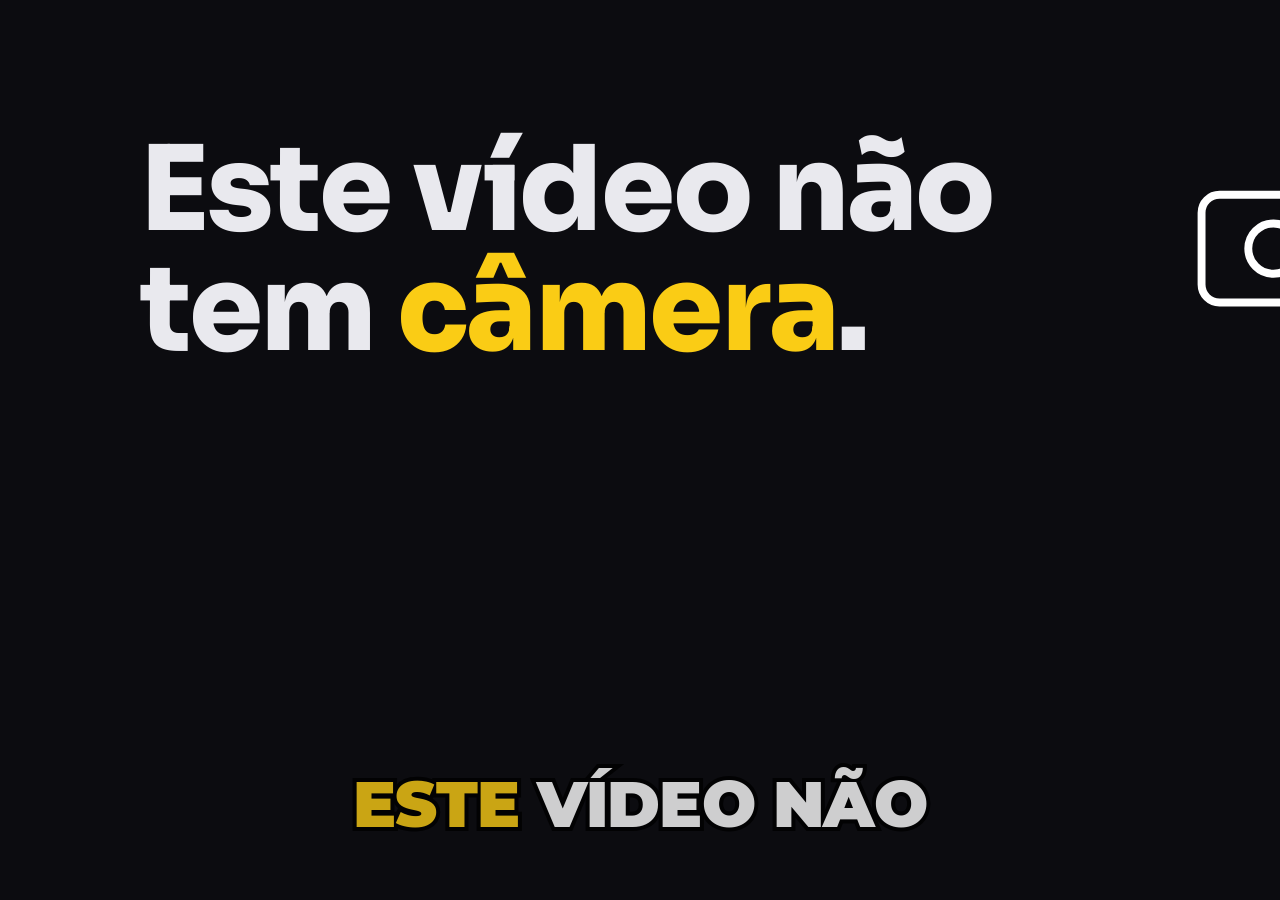
<file: exemplos/explicativo-narrado/index.html>
<!doctype html>
<html lang="pt"><meta charset="utf-8"><title>Vídeo sem câmera — explicativo narrado</title>
<link rel="stylesheet" href="inema/tema.css">
<style>
body{width:100vw;height:100vh}
.cena{position:absolute;inset:0;display:none}
.y{color:var(--amb)}
h1,h2{font-family:var(--titulos);font-weight:800;letter-spacing:-.02em;margin:0;line-height:1.02}
.rot{font-family:var(--titulos);font-weight:700;font-size:22px;letter-spacing:.14em;text-transform:uppercase;color:var(--mut)}
.box{background:var(--card);border:1px solid var(--line);border-radius:14px}
svg.ic{stroke:currentColor;fill:none;stroke-width:2.2;stroke-linecap:round;stroke-linejoin:round}

/* ── 1 abertura ── */
#c1 h1{position:absolute;left:140px;top:130px;width:1000px;font-size:118px}
#c1 .cam{position:absolute;left:1180px;top:130px;width:230px;height:230px;color:#fff}
#c1 .cam .risco{stroke:var(--amb);stroke-width:7}
#c1 .code{position:absolute;left:140px;top:470px;width:960px;padding:32px 40px;font-family:var(--mono);font-size:34px;line-height:1.6}
#c1 .code .bar{display:flex;gap:10px;margin-bottom:16px}#c1 .code .bar i{width:14px;height:14px;border-radius:50%;background:var(--line)}
#c1 .code .k{color:var(--amb)}#c1 .code .c{color:var(--mut)}
#c1 .onda{position:absolute;left:1160px;top:470px;width:640px;height:300px;padding:26px 30px;box-sizing:border-box}
#c1 .onda .bars{display:flex;align-items:center;gap:7px;height:170px;margin-top:14px}
#c1 .onda .bars b{flex:1;background:var(--amb);border-radius:4px}
#c1 .onda .tx{font-size:28px;font-weight:600;margin-top:12px}

/* ── 2 três perguntas ── */
#c2 .pedido{position:absolute;left:0;right:0;margin:auto;width:fit-content;top:120px;padding:24px 34px;font-size:38px;font-weight:600;border-radius:22px 22px 6px 22px;background:var(--amb);color:var(--amb-ink);white-space:nowrap}
#c2 .qs{position:absolute;left:140px;right:140px;top:300px;display:flex;gap:36px}
#c2 .q{flex:1;padding:38px 38px 34px;min-height:400px;box-sizing:border-box}
#c2 .n{width:64px;height:64px;border-radius:12px;background:var(--amb);color:var(--amb-ink);font:800 36px var(--titulos);display:flex;align-items:center;justify-content:center}
#c2 .q h2{font-size:50px;margin:26px 0 24px}
#c2 .chip{display:inline-block;padding:10px 20px;border-radius:999px;border:2px solid var(--amb);color:var(--amb);font-weight:700;font-size:26px}

/* ── 3 motor ── */
#c3 .pipe{position:absolute;left:120px;right:120px;top:120px;display:flex;align-items:center;justify-content:space-between}
#c3 .no{width:330px;padding:26px 20px;text-align:center;font-family:var(--mono);font-size:30px;font-weight:700;color:var(--mut);box-sizing:border-box;transition:none}
#c3 .no.on{border-color:var(--amb);color:#fff}
#c3 .no small{display:block;font-family:var(--texto);font-weight:500;font-size:22px;color:var(--mut);margin-top:8px}
#c3 .seta{flex:1;height:3px;background:var(--line);margin:0 14px;position:relative}
#c3 .seta i{position:absolute;left:0;top:0;bottom:0;background:var(--amb)}
#c3 .linha{position:absolute;left:120px;right:120px;top:470px;height:300px}
#c3 .trilho{position:absolute;left:0;right:0;top:200px;height:4px;background:var(--line)}
#c3 .tick{position:absolute;top:186px;width:3px;height:32px;background:var(--mut)}
#c3 .tick.on{background:var(--amb)}
#c3 .pal{position:absolute;top:232px;font-family:var(--mono);font-size:22px;color:var(--mut);transform:translateX(-2px);white-space:nowrap}
#c3 .agulha{position:absolute;top:150px;width:4px;height:110px;background:var(--amb);box-shadow:0 0 18px var(--amb)}
#c3 .surge{position:absolute;top:30px;padding:14px 26px;font:800 40px var(--titulos);background:var(--amb);color:var(--amb-ink);border-radius:10px;white-space:nowrap}
#c3 .quadro{position:absolute;left:50%;top:50%;border:4px solid var(--amb);border-radius:16px;display:flex;align-items:center;justify-content:center;font:800 64px var(--titulos);color:#fff;box-sizing:border-box}

/* ── 4 fecho ── */
#c4 .sem{position:absolute;left:140px;top:170px;display:flex;flex-direction:column;gap:30px}
#c4 .it{display:flex;align-items:center;gap:26px;font:800 76px var(--titulos)}
#c4 .it svg{width:64px;height:64px;color:var(--amb)}
#c4 .marca{position:absolute;right:140px;top:300px;text-align:right}
#c4 .marca h1{font-size:120px}
#c4 .marca .ponto{color:var(--amb)}
#c4 .marca p{font-size:36px;color:var(--mut);margin:22px 0 0;font-weight:500}
#c4 .marca p b{color:#fff;font-family:var(--mono)}

/* ── 9:16: o mesmo projeto, outra composição ── */
@media (orientation:portrait){
  #c1 h1{left:80px;top:170px;width:920px;font-size:124px}
  #c1 .cam{left:770px;top:520px;width:220px;height:220px}
  #c1 .code{left:80px;top:840px;width:920px;font-size:33px}
  #c1 .onda{left:80px;top:500px;width:640px;height:290px}
  #c2 .pedido{top:170px;font-size:44px}
  #c2 .qs{left:70px;right:70px;top:340px;flex-direction:column;gap:26px}
  #c2 .q{min-height:0;padding:40px 34px;display:grid;grid-template-columns:64px 1fr;column-gap:26px;align-items:center}
  #c2 .q h2{font-size:54px;margin:0}
  #c2 .q .chip{grid-column:2;justify-self:start;margin-top:16px}
  #c3 .pipe{left:80px;right:80px;top:150px;flex-direction:column;align-items:stretch;gap:0}
  #c3 .no{width:100%;font-size:38px;padding:30px 20px}
  #c3 .no small{font-size:28px}
  #c3 .seta{height:46px!important}
  #c3 .seta{flex:none;width:3px;height:40px;margin:0 auto}
  #c3 .seta i{right:0;bottom:auto;height:0}
  #c3 .linha{left:60px;right:60px;top:880px}
  #c3 .pal{display:none}
  #c4 .sem{left:80px;top:220px;gap:40px}
  #c4 .it{font-size:86px}
  #c4 .marca{left:80px;right:80px;top:820px;text-align:left}
  #c4 .marca p{font-size:42px}
  #c4 .marca h1{font-size:132px}
}
</style>

<div id="c1" class="cena">
  <h1>Este vídeo não tem <span class="y">câmera</span>.</h1>
  <svg class="ic cam" viewBox="0 0 64 64"><rect x="6" y="18" width="40" height="30" rx="5"/><path d="M46 28l12-7v22l-12-7"/><circle cx="26" cy="33" r="7"/><path class="risco" d="M8 8l48 48" pathLength="1"/></svg>
  <div class="box code"><div class="bar"><i></i><i></i><i></i></div><div class="tw l1"><span class="k">const</span> quadro = seek(t);</div><div class="tw l2">titulo.entra(pal(<span class="k">'câmera'</span>));</div><div class="tw l3">legenda.segue(TEMPOS);</div><div class="c tw l4">// cada quadro é uma função do tempo</div></div>
  <div class="box onda"><div class="rot">Voz local</div><div class="bars"></div><div class="tx">gerada no computador · sem API</div></div>
</div>

<div id="c2" class="cena">
  <div class="pedido">Faz um vídeo do meu produto</div>
  <div class="qs">
    <div class="box q" id="q1"><div class="n">1</div><h2>Sobre o quê, e para quem?</h2><span class="chip">lançamento · cliente novo</span></div>
    <div class="box q" id="q2"><div class="n">2</div><h2>Com voz ou só música?</h2><span class="chip">voz do Nei</span></div>
    <div class="box q" id="q3"><div class="n">3</div><h2>Qual estilo?</h2><span class="chip">escuro + amarelo</span></div>
  </div>
</div>

<div id="c3" class="cena">
  <div class="pipe">
    <div class="box no" id="n1">roteiro.json<small>o que é dito</small></div><div class="seta"><i id="s1"></i></div>
    <div class="box no" id="n2">voz.wav<small>voz do Nei</small></div><div class="seta"><i id="s2"></i></div>
    <div class="box no" id="n3">tempos.js<small>tempo de cada palavra</small></div><div class="seta"><i id="s3"></i></div>
    <div class="box no" id="n4">vídeo.mp4<small>imagem no tempo</small></div>
  </div>
  <div class="linha"><div class="trilho"></div><div class="agulha"></div></div>
  <div class="quadro">16:9</div>
</div>

<div id="c4" class="cena">
  <div class="sem">
    <div class="it" id="i1"><svg class="ic" viewBox="0 0 24 24"><path d="M5 12l5 5L20 7"/></svg>sem câmera</div>
    <div class="it" id="i2"><svg class="ic" viewBox="0 0 24 24"><path d="M5 12l5 5L20 7"/></svg>sem editor</div>
    <div class="it" id="i3"><svg class="ic" viewBox="0 0 24 24"><path d="M5 12l5 5L20 7"/></svg>sem pagar por voz</div>
  </div>
  <div class="marca"><h1>INEMA<span class="ponto">.</span>CLUB</h1><p>kit aberto: <b>video-codigo</b></p></div>
</div>

<div id="subs"></div>

<script src="tiempos.js"></script>
<script type="module">
import {T, Film, arrancar, subtitulos, ini, fin, pal, pop, win, ease, easeIO, type, set, mix, clamp} from './engine.mjs';
const $ = (s, r = document) => r.querySelector(s);
const vertical = () => innerHeight > innerWidth;
const X = .35;                                   // as cenas trocam um pouco antes da 1ª frase da próxima
const c1 = $('#c1'), c2 = $('#c2'), c3 = $('#c3'), c4 = $('#c4');
const f1 = [0, ini('pede') - X], f2 = [f1[1], ini('roteiro') - X], f3 = [f2[1], ini('sem') - X], f4 = [f3[1], 999];

// barras da onda: altura determinística (seno), só "falam" quando a voz está falando
const bars = $('.bars', c1); for (let i = 0; i < 34; i++) bars.appendChild(document.createElement('b'));
const falando = t => T.palabras.some(p => t >= p.inicio && t <= p.fin + .05);

// trilho de palavras da frase "sincronia" com os tempos reais da voz
const ws = T.palabras.filter(p => p.frase === 'sincronia');
const lin = $('.linha', c3), t0s = ws[0].inicio, t1s = ws[ws.length - 1].fin;
const ticks = ws.map(w => {
  const k = document.createElement('div'); k.className = 'tick'; lin.appendChild(k);
  const p = document.createElement('div'); p.className = 'pal'; p.textContent = w.texto.replace(/[.,]$/, ''); lin.appendChild(p);
  return {w, k, p};
});
const destaques = ['imagem', 'instante', 'palavra'].map(w => {
  const d = document.createElement('div'); d.className = 'surge'; d.textContent = w; lin.appendChild(d);
  return {d, t: pal('sincronia', w), w: ws.find(x => x.texto.toLowerCase().startsWith(w))};
});

function cena(el, [a, b], t) { el.style.opacity = a === 0 ? 1 - ease(t, b, .35) : win(t, a, b, .4, .35); }  // quadro 0 já cheio

const film = new Film()
  .add(c1, f1[0], f1[1], t => {
    cena(c1, f1, t);
    set($('h1', c1), {o: 1});                      // quadro 0 já com título
    const r = $('.risco', c1); r.style.strokeDasharray = 1; r.style.strokeDashoffset = 1 - easeIO(t, pal('hook', 'câmera'), .45);
    pop($('.code', c1), t, ini('codigo') - .1, {y: 30});
    ['l1', 'l2', 'l3', 'l4'].forEach((l, i) => type($('.' + l, c1), t, pal('codigo', 'escrito') + i * .55, 48));
    pop($('.onda', c1), t, ini('voz') - .05, {y: 30});
    const fala = falando(t) && t >= ini('voz');
    [...bars.children].forEach((b, i) => {
      const h = fala ? .25 + .75 * Math.abs(Math.sin(t * 9 + i * .7) * Math.cos(t * 3.3 + i * .23)) : .08;
      b.style.height = (h * 100).toFixed(1) + '%';
    });
  })
  .add(c2, f2[0], f2[1], t => {
    cena(c2, f2, t);
    pop($('.pedido', c2), t, ini('pede'), {y: 24});
    ['p1', 'p2', 'p3'].forEach((p, i) => {
      const q = $('#q' + (i + 1), c2);
      pop(q, t, ini(p) - .1, {y: 50});
      pop($('.chip', q), t, fin(p) - .2, {y: 10, s0: .8});
    });
  })
  .add(c3, f3[0], f3[1], t => {
    cena(c3, f3, t);
    const marcos = [pal('roteiro', 'roteiro'), pal('roteiro', 'voz'), pal('roteiro', 'tempo'), ini('sincronia')];
    marcos.forEach((m, i) => {
      $('#n' + (i + 1), c3).classList.toggle('on', t >= m);
      pop($('#n' + (i + 1), c3), t, m - .15, {y: 20, s0: .94});
      if (i < 3) { const s = $('#s' + (i + 1), c3), p = easeIO(t, m, Math.max(.3, marcos[i + 1] - m - .1));
        if (vertical()) { s.style.height = p * 100 + '%'; s.style.width = '100%'; } else { s.style.width = p * 100 + '%'; s.style.height = ''; } }
    });
    // trilho: as marcas são os tempos reais de cada palavra dita
    const W = lin.clientWidth, x = w => (w - t0s) / (t1s - t0s) * W;
    const sai = 1 - ease(t, ini('formatos') - .2, .4);
    lin.style.opacity = win(t, ini('sincronia') - .3, ini('formatos') - .1, .35, .35);
    ticks.forEach(({w, k, p}) => { k.style.left = x(w.inicio) + 'px'; p.style.left = x(w.inicio) + 'px'; k.classList.toggle('on', t >= w.inicio); p.style.color = t >= w.inicio ? '#fff' : ''; });
    $('.agulha', c3).style.left = clamp((t - t0s) / (t1s - t0s)) * W + 'px';
    destaques.forEach(({d, t: td, w}) => { d.style.left = (x(w.inicio) - 40) + 'px'; pop(d, t, td, {y: 26, s0: .7, damp: .6}); });
    // pipeline sobe e o quadro 16:9 vira 9:16 na palavra
    $('.pipe', c3).style.opacity = sai;
    const q = $('.quadro', c3), m = easeIO(t, pal('formatos', '9:16') - .1, .8);
    const base = vertical() ? 560 : 520, w = mix(base * 16 / 9, base * 9 / 16, m), h = base;
    q.style.width = w + 'px'; q.style.height = h + 'px';
    q.style.transform = `translate(-50%,-50%) scale(${mix(.92, 1, ease(t, ini('formatos') - .1, .5))})`;
    q.style.opacity = ease(t, ini('formatos') - .15, .35);
    q.textContent = m < .5 ? '16:9' : '9:16';
  })
  .add(c4, f4[0], f4[1], t => {
    cena(c4, f4, t);
    pop($('#i1', c4), t, pal('sem', 'câmera') - .1, {x: -40, y: 0});
    pop($('#i2', c4), t, pal('sem', 'editor') - .1, {x: -40, y: 0});
    pop($('#i3', c4), t, pal('sem', 'pagar') - .1, {x: -40, y: 0});
    pop($('.marca', c4), t, ini('cta') - .05, {y: 40, s0: .9});
  });

film.every(subtitulos($('#subs'), {max: 3}));
arrancar(film, {fps: 30, cola: 2.2});
</script>
</html>
</file>
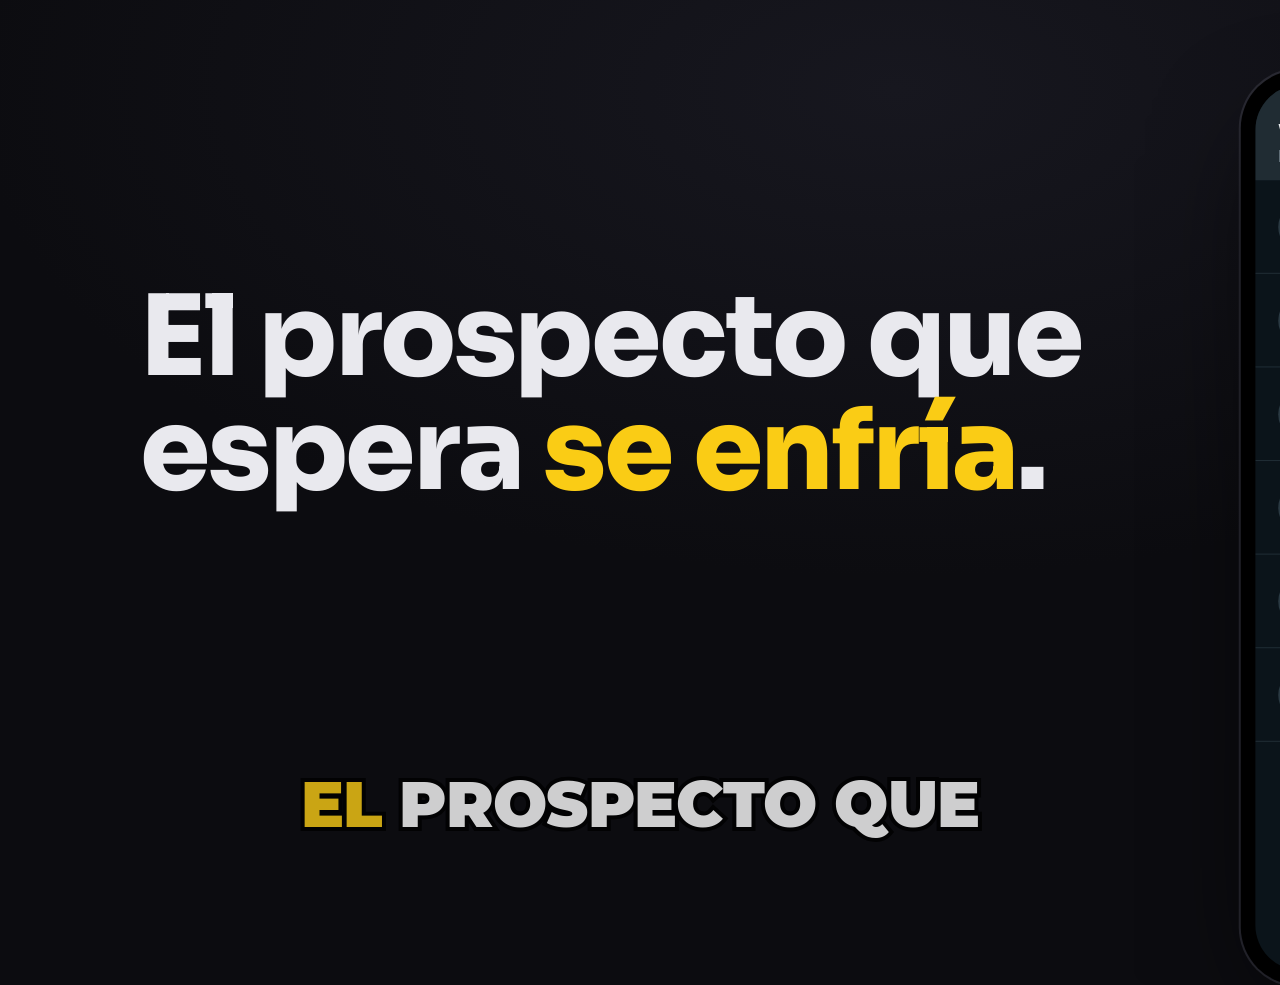
<file: exemplos/filme-produto-es/index.html>
<!doctype html>
<html lang="es"><meta charset="utf-8"><title>atende-leads — película de producto</title>
<link rel="stylesheet" href="inema/tema.css">
<style>
body{width:100vw;height:100vh;background:radial-gradient(120% 90% at 70% 10%,#17171f 0%,#0c0c10 60%)}
.cena{position:absolute;inset:0;display:none;transform-origin:50% 45%}
.y{color:var(--amb)}
h1,h2{font-family:var(--titulos);font-weight:800;letter-spacing:-.02em;margin:0;line-height:1.02}
.rot{font-family:var(--titulos);font-weight:700;font-size:22px;letter-spacing:.14em;text-transform:uppercase;color:var(--mut)}
.exemplo{position:absolute;right:56px;top:40px;z-index:40;font:700 18px var(--titulos);letter-spacing:.14em;text-transform:uppercase;color:var(--mut);border:1px solid var(--line);border-radius:999px;padding:8px 16px}
.emo{font-family:'Noto Color Emoji',sans-serif}

/* telefone com WhatsApp (modo escuro) */
.fone{position:absolute;width:460px;height:880px;border-radius:56px;background:#000;padding:14px;box-sizing:border-box;box-shadow:0 40px 120px -40px #000,0 0 0 2px #2a2a33}
.tela{width:100%;height:100%;border-radius:44px;overflow:hidden;background:#0b141a;position:relative;font-family:var(--texto)}
.wa-top{height:92px;background:#202c33;display:flex;align-items:flex-end;gap:14px;padding:0 22px 14px;box-sizing:border-box;color:#e9edef}
.wa-top .av{width:44px;height:44px;border-radius:50%;background:var(--amb);color:var(--amb-ink);font:800 20px var(--titulos);display:flex;align-items:center;justify-content:center}
.wa-top b{font-size:21px;display:block}.wa-top small{font-size:15px;color:#8696a0}
.lista .it{display:flex;gap:14px;align-items:center;padding:18px 22px;border-bottom:1px solid #1f2c34;color:#e9edef}
.lista .av{width:52px;height:52px;border-radius:50%;background:#2a3942;display:flex;align-items:center;justify-content:center;font:700 22px var(--titulos);color:#aebac1;flex:none}
.lista .tx{flex:1;min-width:0}.lista .tx b{font-size:22px}.lista .tx p{margin:4px 0 0;font-size:19px;color:#8696a0;white-space:nowrap;overflow:hidden;text-overflow:ellipsis}
.lista .esp{text-align:right;font-size:17px;color:#8696a0;white-space:nowrap}
.lista .esp i{display:inline-block;margin-top:6px;min-width:26px;height:26px;border-radius:13px;background:#00a884;color:#0b141a;font:700 15px/26px var(--texto);font-style:normal;text-align:center}
.lista .esp.frio{color:#e0736f}
.conv{position:absolute;top:92px;left:0;right:0;bottom:0;padding:18px 16px;display:flex;flex-direction:column;gap:10px}
.msg{max-width:80%;padding:10px 14px 8px;border-radius:12px;font-size:21px;line-height:1.35;color:#e9edef;white-space:pre-line}
.msg.in{background:#202c33;align-self:flex-start;border-top-left-radius:2px}
.msg.out{background:#005c4b;align-self:flex-end;border-top-right-radius:2px}
.msg small{display:block;text-align:right;font-size:12px;color:#8696a0;margin-top:2px}

/* Telegram (modo escuro) */
.tg{position:absolute;background:#17212b;border-radius:22px;overflow:hidden;box-shadow:0 40px 120px -40px #000,0 0 0 1px #24303d;font-family:var(--texto);color:#f5f5f5}
.tg-top{display:flex;align-items:center;gap:16px;padding:18px 24px;background:#1e2c3a}
.tg-top .av{width:52px;height:52px;border-radius:50%;display:flex;align-items:center;justify-content:center;font:800 22px var(--titulos);color:#fff;flex:none}
.tg-top b{font-size:26px;display:block}.tg-top small{font-size:19px;color:#7f91a4}
.tg-body{padding:22px 24px}
.bolha{background:#182533;border-radius:14px;padding:18px 22px;font-size:25px;line-height:1.5;white-space:pre-line;position:relative}
.bolha .k{color:#7f91a4}
.bts{display:grid;grid-template-columns:1fr 1fr;gap:8px;margin-top:8px}
.bt{background:#2b5278;border-radius:10px;padding:15px 8px;text-align:center;font:600 23px var(--texto);color:#fff}
.bt.amb{background:var(--amb);color:var(--amb-ink)}
.status{display:inline-block;margin-left:auto;padding:6px 14px;border-radius:999px;font:700 16px var(--titulos)}
.anel{position:absolute;right:24px;top:14px;width:62px;height:62px}
.anel circle{fill:none;stroke-width:6}
.anel text{font:700 15px var(--texto);fill:#fff}

/* cursor */
#cursor{position:absolute;left:0;top:0;width:44px;height:44px;z-index:60;pointer-events:none;opacity:0}
#cursor .rp{position:absolute;left:-26px;top:-26px;width:52px;height:52px;border-radius:50%;border:3px solid var(--amb);opacity:0}

/* 1 abertura */
#c1 h1{position:absolute;left:140px;top:280px;width:960px;font-size:112px}
#c1 .sub{position:absolute;left:140px;top:560px;width:900px;font:500 40px/1.35 var(--texto);color:var(--mut)}
#c1 .fone{left:1250px;top:70px;transform-origin:50% 0;scale:1.04}
/* 2 agente */
#c2 .fone{left:250px;top:60px;transform-origin:50% 0;scale:1.0}
#c2 .lado{position:absolute;left:880px;top:180px;width:900px}
#c2 .lado h2{font-size:76px;margin:14px 0 40px}
.medidor{display:flex;gap:16px}
.medidor div{flex:1;padding:22px 0;border-radius:14px;border:2px solid var(--line);text-align:center;font:800 32px var(--titulos);color:var(--mut)}
.medidor div.on{border-color:var(--amb);background:var(--amb);color:var(--amb-ink)}
.qual{display:flex;flex-direction:column;gap:14px;margin-top:40px;font:600 30px var(--texto)}
.qual div{display:flex;align-items:center;gap:16px;color:var(--mut)}
.qual div.on{color:#fff}.qual div b{width:46px;height:46px;border-radius:12px;background:var(--line);color:var(--mut);display:flex;align-items:center;justify-content:center;font:800 24px var(--titulos)}
.qual div.on b{background:var(--amb);color:var(--amb-ink)}
/* 3 oferta */
#c3 .tg{width:840px;top:190px}
#ana{left:90px}#bruno{left:990px}
#c3 .tit{position:absolute;left:90px;top:90px;font:800 48px var(--titulos)}
/* 4 equipe */
#c4 .grupo{left:90px;top:170px;width:840px}
#c4 .priv{left:990px;top:170px;width:840px}
.painel{font-size:28px;line-height:1.7;white-space:normal}
.painel .ln{display:block}
.sug{margin-top:14px;background:#1f2a1a;border:2px solid var(--amb);border-radius:14px;padding:18px 22px;font-size:25px;line-height:1.45}
/* 5 fecho */
#c5 .priv{left:90px;top:220px;width:860px}
#c5 .valor{position:absolute;left:1020px;top:300px;width:780px}
#c5 .valor .n{font:800 150px var(--titulos);color:var(--amb);letter-spacing:-.03em}
#c5 .gestor{position:absolute;left:140px;right:140px;top:120px;bottom:200px;background:#101016;border:1px solid var(--line);border-radius:22px;padding:30px 36px;box-sizing:border-box}
.gestor .abas{display:flex;gap:12px;margin:18px 0 28px}
.gestor .abas span{padding:8px 20px;border-radius:999px;border:1px solid var(--line);font:700 20px var(--titulos);color:var(--txt)}
.gestor .abas span.on{background:var(--amb);color:var(--amb-ink);border-color:var(--amb)}
.tiles{display:grid;grid-template-columns:repeat(6,1fr);gap:16px}
.tile{background:var(--card);border:1px solid var(--line);border-radius:14px;padding:20px 22px}
.tile small{display:block;font:700 15px var(--titulos);letter-spacing:.12em;color:var(--mut);text-transform:uppercase}
.tile b{display:block;margin-top:18px;font:800 44px var(--titulos);color:var(--amb);white-space:nowrap}
#c5 .cta{position:absolute;inset:0;display:flex;flex-direction:column;align-items:center;justify-content:center;background:#0c0c10}
#c5 .cta h1{font-size:120px}
#c5 .cta p{font:500 40px var(--texto);color:var(--mut);margin:26px 0 0}
#c5 .cta .club{margin-top:40px;font:800 56px var(--titulos)}

/* ── 9:16 ── */
@media (orientation:portrait){
  .exemplo{right:40px;top:40px}
  #c1 h1{left:80px;top:140px;width:920px;font-size:104px}
  #c1 .sub{display:none}
  #c1 .fone{left:310px;top:420px;transform-origin:50% 0;scale:1.14}
  #subs{top:79%!important}
  #c2 .fone{left:310px;top:100px;transform-origin:50% 0;scale:1.2}
  #c2 .lado{left:70px;top:1240px;width:940px}
  #c2 .lado .rot,#c2 .lado h2,#c2 .qual{display:none}
  #c3 .tit{left:80px;top:120px;width:920px;font-size:52px}
  #c3 .tg{width:940px;top:300px}
  .bolha{font-size:31px}.bt{font-size:28px;padding:18px 8px}.tg-top b{font-size:30px}.tg-top small{font-size:22px}.painel{font-size:33px}.sug{font-size:30px}
  #ana,#bruno{left:70px}
  #c4 .grupo{left:70px;top:110px;width:940px}
  #c4 .priv{left:70px;top:720px;width:940px}
  #c5 .priv{left:70px;top:160px;width:940px}
  #c5 .valor{left:80px;top:1010px;width:920px}
  #c5 .valor .n{font-size:140px}
  #c5 .gestor{left:60px;right:60px;top:200px;bottom:640px;padding:26px}
  .tiles{grid-template-columns:repeat(2,1fr)}
  .tile b{font-size:60px}
  #c5 .cta h1{font-size:104px}
  #c5 .cta p{font-size:42px;text-align:center;padding:0 60px}
}
</style>

<div class="exemplo" id="exemplo">Caso de ejemplo</div>

<!-- 1 · leads esperando -->
<div id="c1" class="cena">
  <h1>El prospecto que espera <span class="y">se enfría</span>.</h1>
  <div class="sub">Cada minuto sin respuesta en WhatsApp es una venta que se va.</div>
  <div class="fone"><div class="tela">
    <div class="wa-top"><div><b>WhatsApp</b><small>Escuela de Idiomas Ejemplo</small></div></div>
    <div class="lista" id="lista"></div>
  </div></div>
</div>

<!-- 2 · o agente responde -->
<div id="c2" class="cena">
  <div class="fone"><div class="tela">
    <div class="wa-top"><div class="av">E</div><div><b>María Souza</b><small>en línea</small></div></div>
    <div class="conv" id="conv">
      <div class="msg in" data-f="chega" data-w="0">Hola, ¿cuánto cuesta el curso de inglés?<small>10:02</small></div>
      <div class="msg out" data-f="chega" data-w="agente">¡Hola! Te atiende la Escuela de Idiomas Ejemplo. ¿Cuál es tu nombre?<small>10:02 ✓✓</small></div>
      <div class="msg in" data-f="faq" data-w="nombre">María<small>10:02</small></div>
      <div class="msg out" data-f="faq" data-w="busca">¿Qué buscas?
1 - Plan anual
2 - Curso de inglés<small>10:02 ✓✓</small></div>
      <div class="msg in" data-f="faq" data-w="busca" data-d=".9">2<small>10:03</small></div>
      <div class="msg out" data-f="faq" data-w="cuando">¿Para cuándo lo necesitas?
1 - Hoy / esta semana
2 - Este mes<small>10:03 ✓✓</small></div>
      <div class="msg in" data-f="nota" data-w="0">1<small>10:03</small></div>
    </div>
  </div></div>
  <div class="lado">
    <div class="rot">El agente atiende</div>
    <h2>Pregunta, entiende y <span class="y">califica</span>.</h2>
    <div class="medidor"><div id="m-q"><span class="emo">🔥</span> caliente</div><div id="m-m">tibio</div><div id="m-f">frío</div></div>
    <div class="qual"><div id="q1"><b>1</b>nombre</div><div id="q2"><b>2</b>qué busca</div><div id="q3"><b>3</b>para cuándo</div></div>
  </div>
</div>

<!-- 3 · a oferta ao colaborador livre -->
<div id="c3" class="cena">
  <div class="tit">Pasa a quien lleva <span class="y">más tiempo libre</span></div>
  <div class="tg" id="ana">
    <div class="tg-top"><div class="av" style="background:#c0392b">A</div><div><b>Atendimento Bot</b><small>privado de Ana · <span class="emo">🟢</span> libre hace 18 min</small></div>
      <svg class="anel" viewBox="0 0 62 62"><circle cx="31" cy="31" r="26" stroke="#24303d"/><circle class="arco" cx="31" cy="31" r="26" stroke="#FACC15" stroke-dasharray="163.4" transform="rotate(-90 31 31)"/><text x="31" y="36" text-anchor="middle" class="rel">2:00</text></svg></div>
    <div class="tg-body"><div class="bolha"><span class="emo">🔥</span> <b>Llamado #1 · chance de venta</b>
<span class="k">Nombre:</span> María Souza
<span class="k">Teléfono:</span> +52 (55) 5••••-0001
<span class="k">Calificación:</span> caliente
<span class="k">Interés:</span> Curso de inglés
<span class="k">Urgencia:</span> hoy
<span class="k">Últimos mensajes:</span> • hola • 2 • 1</div>
      <div class="bts"><div class="bt"><span class="emo">✅</span> Asumir</div><div class="bt"><span class="emo">🔄</span> Pasar</div><div class="bt"><span class="emo">📞</span> Llamar ↗</div><div class="bt"><span class="emo">💬</span> WhatsApp ↗</div></div>
    </div>
  </div>
  <div class="tg" id="bruno">
    <div class="tg-top"><div class="av" style="background:#2980b9">B</div><div><b>Atendimento Bot</b><small id="b-st">privado de Bruno · <span class="emo">🟢</span> libre hace 7 min</small></div></div>
    <div class="tg-body"><div class="bolha" id="b-bolha"><span class="emo" id="b-emo">🔥</span> <b id="b-tit">Llamado #1 · chance de venta</b>
<span class="k">Nombre:</span> María Souza
<span class="k">Teléfono:</span> +52 (55) 5••••-0001
<span class="k">Calificación:</span> caliente
<span class="k">Interés:</span> Curso de inglés
<span class="k">Urgencia:</span> hoy
<span class="k">Últimos mensajes:</span> • hola • 2 • 1</div>
      <div class="bts"><div class="bt" id="b-assumir"><span class="emo">✅</span> Asumir</div><div class="bt"><span class="emo">🔄</span> Pasar</div><div class="bt" id="b-ligar"><span class="emo">📞</span> Llamar ↗</div><div class="bt"><span class="emo">💬</span> WhatsApp ↗</div></div>
    </div>
  </div>
</div>

<!-- 4 · equipe e sugestão -->
<div id="c4" class="cena">
  <div class="tg grupo">
    <div class="tg-top"><div class="av" style="background:#3b82f6">E</div><div><b>Equipo · Escuela de Idiomas</b><small>mensaje fijado</small></div></div>
    <div class="tg-body"><div class="bolha painel"><b>EQUIPO AHORA · 10:05</b>
<span class="ln" id="p1"><span class="emo">🟡</span> Bruno atendiendo a María · 1 min</span><span class="ln" id="p2"><span class="emo">🟢</span> Ana libre hace 20 min (le toca)</span><span class="ln" id="p3"><span class="emo">🟡</span> Carla atendiendo a Lucas · 4 min</span><span class="ln" id="p4"><span class="emo">⚪</span> David fuera</span><span class="ln" id="p5" style="margin-top:12px"><b>FILA</b></span><span class="ln" id="p6"><span class="emo">🙋</span> Juan · esperando 1 min</span></div></div>
  </div>
  <div class="tg priv">
    <div class="tg-top"><div class="av" style="background:#2980b9">B</div><div><b>Atendimento Bot</b><small>privado de Bruno · atendiendo #1</small></div></div>
    <div class="tg-body">
      <div class="bolha" id="s-msg"><span class="k">María:</span> ¿Tienen clases el sábado?</div>
      <div class="sug" id="s-sug"><span class="emo">💡</span> <b>Sugerencia:</b> ¡Sí! Hay grupos los sábados a las 9 y a las 11.</div>
      <div class="bts"><div class="bt amb" id="s-enviar"><span class="emo">✅</span> Enviar</div><div class="bt"><span class="emo">✏️</span> Editar</div></div>
      <div class="bolha" id="s-ok" style="margin-top:12px;background:#2b5278">Enviado a María por WhatsApp <span class="emo">✓</span></div>
    </div>
  </div>
</div>

<!-- 5 · fechamento, gestor e chamada -->
<div id="c5" class="cena">
  <div class="tg priv" id="f-priv">
    <div class="tg-top"><div class="av" style="background:#2980b9">B</div><div><b>Atendimento Bot</b><small>privado de Bruno · atendiendo #1</small></div></div>
    <div class="tg-body">
      <div class="bolha"><span class="emo">✅</span> <b>Estás atendiendo #1</b>
<span class="k">María Souza · Curso de inglés</span>
Al terminar, elige el resultado:</div>
      <div class="bts"><div class="bt amb" id="f-vendeu"><span class="emo">✅</span> Vendió</div><div class="bt"><span class="emo">📅</span> Volver a llamar</div><div class="bt"><span class="emo">🤝</span> Negociando</div><div class="bt"><span class="emo">❌</span> Sin interés</div></div>
    </div>
  </div>
  <div class="valor" id="f-valor"><div class="rot">Valor de la venta</div><div class="n" id="f-n">US$ 0</div><div style="font:600 30px var(--texto);color:var(--mut)" id="f-fila"><span class="emo">🟢</span> Bruno vuelve a la fila</div></div>
  <div class="gestor" id="g">
    <div style="display:flex;align-items:center"><b style="font:800 30px var(--titulos)">atende·leads</b><span class="status" style="border:1px solid var(--amb);color:var(--amb)">GESTOR</span></div>
    <div class="abas"><span class="on">En vivo</span><span>Hoy</span><span>Prospectos</span><span>Registros</span><span>Exportar</span></div>
    <div class="tiles">
      <div class="tile"><small>Prospectos nuevos</small><b id="g1">0</b></div><div class="tile"><small>Llamados abiertos</small><b id="g2">0</b></div>
      <div class="tile"><small>Asumidos</small><b id="g3">0</b></div><div class="tile"><small>Ventas</small><b id="g4">0</b></div>
      <div class="tile"><small>Valor vendido</small><b id="g5">US$ 0</b></div><div class="tile"><small>Tiempo p/ asumir</small><b id="g6">0 min</b></div>
    </div>
  </div>
  <div class="cta" id="cta"><h1>atende<span class="y">·</span>leads</h1><p>código abierto · funciona en tu VPS</p><div class="club">INEMA<span class="y">.</span>CLUB</div></div>
</div>

<div id="cursor"><svg viewBox="0 0 24 24" width="44" height="44"><path d="M4 2l16 11-7 1.5L9.5 22z" fill="#fff" stroke="#000" stroke-width="1.6" stroke-linejoin="round"/></svg><div class="rp"></div></div>
<div id="subs"></div>

<script src="tiempos.js"></script>
<script type="module">
import {T, Film, arrancar, subtitulos, ini, fin, pal, pop, win, ease, easeIO, set, mix, clamp, count, tap, track} from './engine.mjs';
const $ = (s, r = document) => r.querySelector(s);
const vert = () => innerHeight > innerWidth;
const X = .3;
const C = [1, 2, 3, 4, 5].map(i => $('#c' + i));
const F = [[0, ini('chega') - X], [ini('chega') - X, ini('gatilho') - X], [ini('gatilho') - X, ini('painel') - X], [ini('painel') - X, ini('vendeu') - X], [ini('vendeu') - X, 999]];
const cena = (i, t) => {
  const [a, b] = F[i], o = a === 0 ? 1 - ease(t, b, .35) : win(t, a, b, .4, .35);
  C[i].style.opacity = o;
  C[i].style.transform = `scale(${mix(1, 1.035, clamp((t - a) / Math.max(1, b - a)))})`;   // push-in lento, ≤ 1,04
};

// ── cursor: vai até o alvo e clica ──
const cur = $('#cursor'), rp = $('.rp', cur);
let curVis = 0;
function cursorEm(t, alvos) {   // alvos: [{el, t}] em ordem; o cursor anda do anterior ao próximo
  let x = innerWidth * .78, y = innerHeight * .82, vis = 0, clique = -9;
  for (let i = 0; i < alvos.length; i++) {
    const {el, t: tc} = alvos[i], r = el.getBoundingClientRect();
    const tx = r.left + r.width * .55, ty = r.top + r.height * .6;
    const p = easeIO(t, tc - .75, .7);
    x = mix(x, tx, p); y = mix(y, ty, p);
    if (t >= tc - 1) vis = 1;
    if (t >= tc) clique = tc;
  }
  cur.style.opacity = vis; cur.style.transform = `translate(${x - 8}px,${y - 4}px)`;
  const k = clamp((t - clique) / .45);
  rp.style.opacity = t >= clique && k < 1 ? 1 - k : 0; rp.style.transform = `scale(${.4 + k})`;
  return clique;
}

// ── 1: lista de conversas esperando (os minutos sobem com o tempo) ──
const nomes = [['M', 'María Souza', 'Hola, ¿cuánto cuesta el curso?', 3], ['L', 'Lucas', '¿Abren el sábado?', 6], ['J', 'Juan Pablo', '¿Hay grupo de noche?', 9], ['R', 'Rita', 'Quiero saber del plan anual', 14], ['P', 'Pedro', '¿Hay alguien?', 22], ['C', 'Camila', '¿Hola?', 31]];
const lista = $('#lista');
const itens = nomes.map(([a, n, m, min]) => {
  const d = document.createElement('div'); d.className = 'it';
  d.innerHTML = `<div class="av">${a}</div><div class="tx"><b>${n}</b><p>${m}</p></div><div class="esp"><span class="mm"></span><br><i>1</i></div>`;
  lista.appendChild(d); return {d, min, mm: $('.mm', d), esp: $('.esp', d)};
});

// ── 2: mensagens e qualificação ──
const msgs = [...document.querySelectorAll('#conv .msg')].map(el => {
  const f = el.dataset.f, w = el.dataset.w;
  return {el, t: (w === '0' ? ini(f) : pal(f, w)) + (+el.dataset.d || 0) - .15};
});

const film = new Film()
  .add(C[0], F[0][0], F[0][1], t => {
    cena(0, t);
    pop($('#c1 .sub'), t, ini('dor') - .1, {y: 20});
    // os minutos correm: de 3 a 31 min viram 3 a 31 + 12 min durante a abertura
    const dt = Math.floor(easeIO(t, .3, F[0][1] - .5) * 12);
    itens.forEach((it, i) => {
      pop(it.d, t, -1 + i * .001, {y: 0});
      const m = it.min + dt; it.mm.textContent = `esperando ${m} min`;
      it.esp.classList.toggle('frio', m >= 15);
    });
  })
  .add(C[1], F[1][0], F[1][1], t => {
    cena(1, t);
    msgs.forEach(({el, t: tm}) => { el.style.display = t >= tm ? '' : 'none'; if (t >= tm) pop(el, t, tm, {y: 16, s0: .97}); });
    pop($('#c2 .rot'), t, ini('chega'), {y: 16}); pop($('#c2 h2'), t, ini('chega') + .2, {y: 24});
    [['#q1', pal('faq', 'nombre')], ['#q2', pal('faq', 'busca')], ['#q3', pal('faq', 'cuando')]].forEach(([s, tt]) => { $(s).classList.toggle('on', t >= tt); pop($(s), t, ini('faq') - .1 + (s === '#q1' ? 0 : s === '#q2' ? .15 : .3), {x: -30, y: 0}); });
    pop($('.medidor'), t, ini('nota') - .1, {y: 24});
    $('#m-q').classList.toggle('on', t >= pal('nota', 'caliente'));
    $('#m-m').classList.toggle('on', false); $('#m-f').classList.toggle('on', false);
    if (vert()) { set($('#c2 .lado'), {o: ease(t, ini('nota') - .2, .3)}); }
  })
  .add(C[2], F[2][0], F[2][1], t => {
    cena(2, t);
    pop($('#c3 .tit'), t, ini('gatilho'), {y: 20});
    const tAna = pal('gatilho', 'libre'), tDois = ini('dois'), tPassa = pal('dois', 'siguiente'), tAss = pal('assume', 'hace');
    // a Ana recebe; o anel de 2 min corre (acelerado) durante "dois minutos"; sem resposta, o card passa ao Bruno
    pop($('#ana'), t, ini('gatilho') + .6, {y: 40});
    const k = easeIO(t, tDois, Math.max(.6, tPassa - tDois - .1));
    $('#ana .arco').style.strokeDashoffset = 163.4 * k;
    const s = Math.round(120 * (1 - k)); $('#ana .rel').textContent = `${Math.floor(s / 60)}:${String(s % 60).padStart(2, '0')}`;
    const saiAna = ease(t, tPassa - .1, .45);
    $('#ana').style.opacity *= 1 - (vert() ? saiAna : saiAna * .6);
    $('#ana').style.filter = `grayscale(${saiAna})`;
    pop($('#bruno'), t, tPassa - .05, {x: vert() ? 0 : 120, y: vert() ? 60 : 0, s0: .96});
    const cl = cursorEm(t, [{el: $('#b-assumir'), t: tAss}, {el: $('#b-ligar'), t: tAss + 1.1}]);
    const assumido = t >= tAss;
    $('#b-emo').textContent = assumido ? '✅' : '🔥';
    $('#b-tit').textContent = assumido ? 'Estás atendiendo #1' : 'Llamado #1 · chance de venta';
    $('#b-st').innerHTML = assumido ? 'privado de Bruno · <span class="emo">🟡</span> atendiendo a María' : 'privado de Bruno · <span class="emo">🟢</span> libre hace 7 min';
    tap($('#b-assumir'), t, tAss); tap($('#b-ligar'), t, tAss + 1.1);
    $('#b-assumir').classList.toggle('amb', assumido); $('#b-ligar').classList.toggle('amb', t >= tAss + 1.1);
  })
  .add(C[3], F[3][0], F[3][1], t => {
    cena(3, t);
    pop($('#c4 .grupo'), t, ini('painel') - .1, {y: 40});
    [['#p1', 'disponible'], ['#p2', 'disponible'], ['#p3', 'atendiendo'], ['#p4', 'atendiendo'], ['#p5', 'fila'], ['#p6', 'fila']].forEach(([s, w], i) => pop($(s), t, pal('painel', w) + (i % 2) * .25 - .2, {x: -24, y: 0}));
    pop($('#c4 .priv'), t, ini('sugestao') - .3, {y: 40});
    pop($('#s-msg'), t, pal('sugestao', 'mensaje'), {y: 16});
    pop($('#s-sug'), t, pal('sugestao', 'sugerencia'), {y: 16, s0: .95});
    pop($('#s-enviar').parentNode, t, pal('sugestao', 'sugerencia') + .3, {y: 10});
    const tEnv = pal('sugestao', 'enviar');
    cursorEm(t, [{el: $('#s-enviar'), t: tEnv}]); tap($('#s-enviar'), t, tEnv);
    pop($('#s-ok'), t, tEnv + .35, {y: 10});
  })
  .add(C[4], F[4][0], F[4][1], t => {
    cena(4, t);
    const tV = pal('vendeu', 'toque'), tG = ini('gestor'), tC = ini('cta');
    const fase1 = 1 - ease(t, tG - .3, .4);
    $('#f-priv').style.opacity = fase1 * ease(t, F[4][0], .4);
    cursorEm(t, t < tG ? [{el: $('#f-vendeu'), t: tV}] : []); tap($('#f-vendeu'), t, tV);
    pop($('#f-valor'), t, tV + .2, {y: 30}); $('#f-valor').style.opacity *= fase1;
    $('#f-n').textContent = 'US$ ' + count(t, tV + .2, tV + 1.1, 0, 380).toLocaleString('es');
    pop($('#f-fila'), t, pal('vendeu', 'fila') - .1, {y: 12});
    // gestor ao vivo
    pop($('#g'), t, tG - .2, {y: 50, s0: .97}); $('#g').style.opacity *= 1 - ease(t, tC - .25, .35);
    const g = (id, a, b, f = v => v) => $(id).textContent = f(count(t, tG + .1, tG + 1.4, a, b));
    g('#g1', 0, 4); g('#g2', 0, 4); g('#g3', 0, 3); g('#g4', 0, 1); g('#g5', 0, 380, v => 'US$ ' + v.toLocaleString('es')); g('#g6', 0, 2, v => v + ' min');
    // chamada final
    const cc = ease(t, tC - .2, .45); $('#cta').style.opacity = cc;
    pop($('#cta h1'), t, tC - .1, {y: 30}); pop($('#cta p'), t, pal('cta', 'funciona'), {y: 20}); pop($('#cta .club'), t, pal('cta', 'todo'), {y: 20, s0: .9});
  })
  .every(t => {
    $('#exemplo').style.opacity = t > ini('chega') - .2 && t < ini('cta') - .2 ? 1 : 0;   // caso inventado sempre com rótulo
    if (t < ini('assume') - 1.2 && !(t >= ini('sugestao') && t < ini('vendeu') - X) && !(t >= ini('vendeu') - X && t < ini('gestor'))) cur.style.opacity = 0;
  });

film.every(subtitulos($('#subs'), {max: 3}));
arrancar(film, {fps: 30, cola: 2.6});
</script>
</html>
</file>
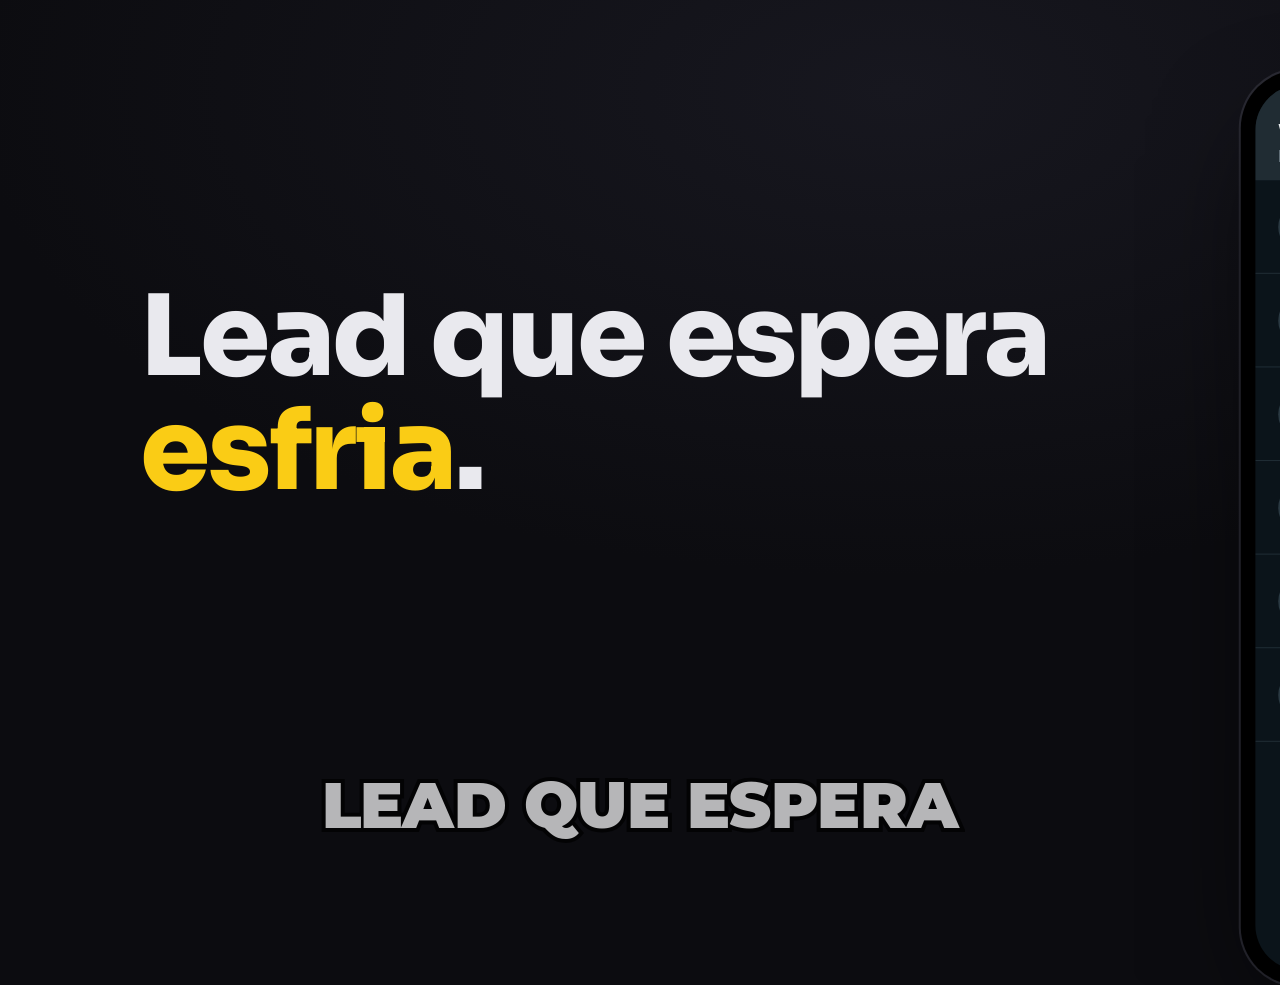
<file: exemplos/filme-produto/index.html>
<!doctype html>
<html lang="pt"><meta charset="utf-8"><title>atende-leads — filme de produto</title>
<link rel="stylesheet" href="inema/tema.css">
<style>
body{width:100vw;height:100vh;background:radial-gradient(120% 90% at 70% 10%,#17171f 0%,#0c0c10 60%)}
.cena{position:absolute;inset:0;display:none;transform-origin:50% 45%}
.y{color:var(--amb)}
h1,h2{font-family:var(--titulos);font-weight:800;letter-spacing:-.02em;margin:0;line-height:1.02}
.rot{font-family:var(--titulos);font-weight:700;font-size:22px;letter-spacing:.14em;text-transform:uppercase;color:var(--mut)}
.exemplo{position:absolute;right:56px;top:40px;z-index:40;font:700 18px var(--titulos);letter-spacing:.14em;text-transform:uppercase;color:var(--mut);border:1px solid var(--line);border-radius:999px;padding:8px 16px}
.emo{font-family:'Noto Color Emoji',sans-serif}

/* telefone com WhatsApp (modo escuro) */
.fone{position:absolute;width:460px;height:880px;border-radius:56px;background:#000;padding:14px;box-sizing:border-box;box-shadow:0 40px 120px -40px #000,0 0 0 2px #2a2a33}
.tela{width:100%;height:100%;border-radius:44px;overflow:hidden;background:#0b141a;position:relative;font-family:var(--texto)}
.wa-top{height:92px;background:#202c33;display:flex;align-items:flex-end;gap:14px;padding:0 22px 14px;box-sizing:border-box;color:#e9edef}
.wa-top .av{width:44px;height:44px;border-radius:50%;background:var(--amb);color:var(--amb-ink);font:800 20px var(--titulos);display:flex;align-items:center;justify-content:center}
.wa-top b{font-size:21px;display:block}.wa-top small{font-size:15px;color:#8696a0}
.lista .it{display:flex;gap:14px;align-items:center;padding:18px 22px;border-bottom:1px solid #1f2c34;color:#e9edef}
.lista .av{width:52px;height:52px;border-radius:50%;background:#2a3942;display:flex;align-items:center;justify-content:center;font:700 22px var(--titulos);color:#aebac1;flex:none}
.lista .tx{flex:1;min-width:0}.lista .tx b{font-size:22px}.lista .tx p{margin:4px 0 0;font-size:19px;color:#8696a0;white-space:nowrap;overflow:hidden;text-overflow:ellipsis}
.lista .esp{text-align:right;font-size:17px;color:#8696a0;white-space:nowrap}
.lista .esp i{display:inline-block;margin-top:6px;min-width:26px;height:26px;border-radius:13px;background:#00a884;color:#0b141a;font:700 15px/26px var(--texto);font-style:normal;text-align:center}
.lista .esp.frio{color:#e0736f}
.conv{position:absolute;top:92px;left:0;right:0;bottom:0;padding:18px 16px;display:flex;flex-direction:column;gap:10px}
.msg{max-width:80%;padding:10px 14px 8px;border-radius:12px;font-size:21px;line-height:1.35;color:#e9edef;white-space:pre-line}
.msg.in{background:#202c33;align-self:flex-start;border-top-left-radius:2px}
.msg.out{background:#005c4b;align-self:flex-end;border-top-right-radius:2px}
.msg small{display:block;text-align:right;font-size:12px;color:#8696a0;margin-top:2px}

/* Telegram (modo escuro) */
.tg{position:absolute;background:#17212b;border-radius:22px;overflow:hidden;box-shadow:0 40px 120px -40px #000,0 0 0 1px #24303d;font-family:var(--texto);color:#f5f5f5}
.tg-top{display:flex;align-items:center;gap:16px;padding:18px 24px;background:#1e2c3a}
.tg-top .av{width:52px;height:52px;border-radius:50%;display:flex;align-items:center;justify-content:center;font:800 22px var(--titulos);color:#fff;flex:none}
.tg-top b{font-size:26px;display:block}.tg-top small{font-size:19px;color:#7f91a4}
.tg-body{padding:22px 24px}
.bolha{background:#182533;border-radius:14px;padding:18px 22px;font-size:25px;line-height:1.5;white-space:pre-line;position:relative}
.bolha .k{color:#7f91a4}
.bts{display:grid;grid-template-columns:1fr 1fr;gap:8px;margin-top:8px}
.bt{background:#2b5278;border-radius:10px;padding:15px 8px;text-align:center;font:600 23px var(--texto);color:#fff}
.bt.amb{background:var(--amb);color:var(--amb-ink)}
.status{display:inline-block;margin-left:auto;padding:6px 14px;border-radius:999px;font:700 16px var(--titulos)}
.anel{position:absolute;right:24px;top:14px;width:62px;height:62px}
.anel circle{fill:none;stroke-width:6}
.anel text{font:700 15px var(--texto);fill:#fff}

/* cursor */
#cursor{position:absolute;left:0;top:0;width:44px;height:44px;z-index:60;pointer-events:none;opacity:0}
#cursor .rp{position:absolute;left:-26px;top:-26px;width:52px;height:52px;border-radius:50%;border:3px solid var(--amb);opacity:0}

/* 1 abertura */
#c1 h1{position:absolute;left:140px;top:280px;width:960px;font-size:112px}
#c1 .sub{position:absolute;left:140px;top:560px;width:900px;font:500 40px/1.35 var(--texto);color:var(--mut)}
#c1 .fone{left:1250px;top:70px;transform-origin:50% 0;scale:1.04}
/* 2 agente */
#c2 .fone{left:250px;top:60px;transform-origin:50% 0;scale:1.0}
#c2 .lado{position:absolute;left:880px;top:180px;width:900px}
#c2 .lado h2{font-size:76px;margin:14px 0 40px}
.medidor{display:flex;gap:16px}
.medidor div{flex:1;padding:22px 0;border-radius:14px;border:2px solid var(--line);text-align:center;font:800 32px var(--titulos);color:var(--mut)}
.medidor div.on{border-color:var(--amb);background:var(--amb);color:var(--amb-ink)}
.qual{display:flex;flex-direction:column;gap:14px;margin-top:40px;font:600 30px var(--texto)}
.qual div{display:flex;align-items:center;gap:16px;color:var(--mut)}
.qual div.on{color:#fff}.qual div b{width:46px;height:46px;border-radius:12px;background:var(--line);color:var(--mut);display:flex;align-items:center;justify-content:center;font:800 24px var(--titulos)}
.qual div.on b{background:var(--amb);color:var(--amb-ink)}
/* 3 oferta */
#c3 .tg{width:840px;top:190px}
#ana{left:90px}#bruno{left:990px}
#c3 .tit{position:absolute;left:90px;top:90px;font:800 48px var(--titulos)}
/* 4 equipe */
#c4 .grupo{left:90px;top:170px;width:840px}
#c4 .priv{left:990px;top:170px;width:840px}
.painel{font-size:28px;line-height:1.7;white-space:normal}
.painel .ln{display:block}
.sug{margin-top:14px;background:#1f2a1a;border:2px solid var(--amb);border-radius:14px;padding:18px 22px;font-size:25px;line-height:1.45}
/* 5 fecho */
#c5 .priv{left:90px;top:220px;width:860px}
#c5 .valor{position:absolute;left:1020px;top:300px;width:780px}
#c5 .valor .n{font:800 150px var(--titulos);color:var(--amb);letter-spacing:-.03em}
#c5 .gestor{position:absolute;left:140px;right:140px;top:120px;bottom:200px;background:#101016;border:1px solid var(--line);border-radius:22px;padding:30px 36px;box-sizing:border-box}
.gestor .abas{display:flex;gap:12px;margin:18px 0 28px}
.gestor .abas span{padding:8px 20px;border-radius:999px;border:1px solid var(--line);font:700 20px var(--titulos);color:var(--txt)}
.gestor .abas span.on{background:var(--amb);color:var(--amb-ink);border-color:var(--amb)}
.tiles{display:grid;grid-template-columns:repeat(6,1fr);gap:16px}
.tile{background:var(--card);border:1px solid var(--line);border-radius:14px;padding:20px 22px}
.tile small{display:block;font:700 15px var(--titulos);letter-spacing:.12em;color:var(--mut);text-transform:uppercase}
.tile b{display:block;margin-top:18px;font:800 44px var(--titulos);color:var(--amb);white-space:nowrap}
#c5 .cta{position:absolute;inset:0;display:flex;flex-direction:column;align-items:center;justify-content:center;background:#0c0c10}
#c5 .cta h1{font-size:120px}
#c5 .cta p{font:500 40px var(--texto);color:var(--mut);margin:26px 0 0}
#c5 .cta .club{margin-top:40px;font:800 56px var(--titulos)}

/* ── 9:16 ── */
@media (orientation:portrait){
  .exemplo{right:40px;top:40px}
  #c1 h1{left:80px;top:140px;width:920px;font-size:104px}
  #c1 .sub{display:none}
  #c1 .fone{left:310px;top:420px;transform-origin:50% 0;scale:1.14}
  #subs{top:79%!important}
  #c2 .fone{left:310px;top:100px;transform-origin:50% 0;scale:1.2}
  #c2 .lado{left:70px;top:1240px;width:940px}
  #c2 .lado .rot,#c2 .lado h2,#c2 .qual{display:none}
  #c3 .tit{left:80px;top:120px;width:920px;font-size:52px}
  #c3 .tg{width:940px;top:300px}
  .bolha{font-size:31px}.bt{font-size:28px;padding:18px 8px}.tg-top b{font-size:30px}.tg-top small{font-size:22px}.painel{font-size:33px}.sug{font-size:30px}
  #ana,#bruno{left:70px}
  #c4 .grupo{left:70px;top:110px;width:940px}
  #c4 .priv{left:70px;top:720px;width:940px}
  #c5 .priv{left:70px;top:160px;width:940px}
  #c5 .valor{left:80px;top:1010px;width:920px}
  #c5 .valor .n{font-size:140px}
  #c5 .gestor{left:60px;right:60px;top:200px;bottom:640px;padding:26px}
  .tiles{grid-template-columns:repeat(2,1fr)}
  .tile b{font-size:60px}
  #c5 .cta h1{font-size:104px}
  #c5 .cta p{font-size:42px;text-align:center;padding:0 60px}
}
</style>

<div class="exemplo" id="exemplo">Caso de exemplo</div>

<!-- 1 · leads esperando -->
<div id="c1" class="cena">
  <h1>Lead que espera <span class="y">esfria</span>.</h1>
  <div class="sub">Cada minuto sem resposta no WhatsApp é uma venda indo embora.</div>
  <div class="fone"><div class="tela">
    <div class="wa-top"><div><b>WhatsApp</b><small>Escola de Idiomas Exemplo</small></div></div>
    <div class="lista" id="lista"></div>
  </div></div>
</div>

<!-- 2 · o agente responde -->
<div id="c2" class="cena">
  <div class="fone"><div class="tela">
    <div class="wa-top"><div class="av">E</div><div><b>Maria Souza</b><small>online</small></div></div>
    <div class="conv" id="conv">
      <div class="msg in" data-f="chega" data-w="0">Oi, quanto custa o curso de inglês?<small>10:02</small></div>
      <div class="msg out" data-f="chega" data-w="agente">Olá! Aqui é o atendimento da Escola de Idiomas Exemplo. Qual é o seu nome?<small>10:02 ✓✓</small></div>
      <div class="msg in" data-f="faq" data-w="nome">Maria<small>10:02</small></div>
      <div class="msg out" data-f="faq" data-w="procura">O que você procura?
1 - Plano anual
2 - Curso de inglês<small>10:02 ✓✓</small></div>
      <div class="msg in" data-f="faq" data-w="procura" data-d=".9">2<small>10:03</small></div>
      <div class="msg out" data-f="faq" data-w="quando">Para quando você precisa?
1 - Hoje / esta semana
2 - Este mês<small>10:03 ✓✓</small></div>
      <div class="msg in" data-f="nota" data-w="0">1<small>10:03</small></div>
    </div>
  </div></div>
  <div class="lado">
    <div class="rot">O agente atende</div>
    <h2>Pergunta, entende e dá a <span class="y">nota</span>.</h2>
    <div class="medidor"><div id="m-q"><span class="emo">🔥</span> quente</div><div id="m-m">morno</div><div id="m-f">frio</div></div>
    <div class="qual"><div id="q1"><b>1</b>nome</div><div id="q2"><b>2</b>o que procura</div><div id="q3"><b>3</b>para quando</div></div>
  </div>
</div>

<!-- 3 · a oferta ao colaborador livre -->
<div id="c3" class="cena">
  <div class="tit">Vai para quem está <span class="y">livre há mais tempo</span></div>
  <div class="tg" id="ana">
    <div class="tg-top"><div class="av" style="background:#c0392b">A</div><div><b>Atendimento Bot</b><small>privado da Ana · <span class="emo">🟢</span> livre há 18 min</small></div>
      <svg class="anel" viewBox="0 0 62 62"><circle cx="31" cy="31" r="26" stroke="#24303d"/><circle class="arco" cx="31" cy="31" r="26" stroke="#FACC15" stroke-dasharray="163.4" transform="rotate(-90 31 31)"/><text x="31" y="36" text-anchor="middle" class="rel">2:00</text></svg></div>
    <div class="tg-body"><div class="bolha"><span class="emo">🔥</span> <b>Chamado #1 · chance de venda</b>
<span class="k">Nome:</span> Maria Souza
<span class="k">Telefone:</span> +55 (41) 9••••-0001
<span class="k">Nota:</span> quente
<span class="k">Interesse:</span> Curso de inglês
<span class="k">Urgência:</span> hoje
<span class="k">Últimas mensagens:</span> • oi • 2 • 1</div>
      <div class="bts"><div class="bt"><span class="emo">✅</span> Assumir</div><div class="bt"><span class="emo">🔄</span> Passar</div><div class="bt"><span class="emo">📞</span> Ligar ↗</div><div class="bt"><span class="emo">💬</span> WhatsApp ↗</div></div>
    </div>
  </div>
  <div class="tg" id="bruno">
    <div class="tg-top"><div class="av" style="background:#2980b9">B</div><div><b>Atendimento Bot</b><small id="b-st">privado do Bruno · <span class="emo">🟢</span> livre há 7 min</small></div></div>
    <div class="tg-body"><div class="bolha" id="b-bolha"><span class="emo" id="b-emo">🔥</span> <b id="b-tit">Chamado #1 · chance de venda</b>
<span class="k">Nome:</span> Maria Souza
<span class="k">Telefone:</span> +55 (41) 9••••-0001
<span class="k">Nota:</span> quente
<span class="k">Interesse:</span> Curso de inglês
<span class="k">Urgência:</span> hoje
<span class="k">Últimas mensagens:</span> • oi • 2 • 1</div>
      <div class="bts"><div class="bt" id="b-assumir"><span class="emo">✅</span> Assumir</div><div class="bt"><span class="emo">🔄</span> Passar</div><div class="bt" id="b-ligar"><span class="emo">📞</span> Ligar ↗</div><div class="bt"><span class="emo">💬</span> WhatsApp ↗</div></div>
    </div>
  </div>
</div>

<!-- 4 · equipe e sugestão -->
<div id="c4" class="cena">
  <div class="tg grupo">
    <div class="tg-top"><div class="av" style="background:#3b82f6">E</div><div><b>Equipe · Escola de Idiomas</b><small>mensagem fixada</small></div></div>
    <div class="tg-body"><div class="bolha painel"><b>EQUIPE AGORA · 10:05</b>
<span class="ln" id="p1"><span class="emo">🟡</span> Bruno atendendo Maria · 1 min</span><span class="ln" id="p2"><span class="emo">🟢</span> Ana livre há 20 min (próxima da vez)</span><span class="ln" id="p3"><span class="emo">🟡</span> Carla atendendo Lucas · 4 min</span><span class="ln" id="p4"><span class="emo">⚪</span> Davi fora</span><span class="ln" id="p5" style="margin-top:12px"><b>FILA</b></span><span class="ln" id="p6"><span class="emo">🙋</span> João · esperando 1 min</span></div></div>
  </div>
  <div class="tg priv">
    <div class="tg-top"><div class="av" style="background:#2980b9">B</div><div><b>Atendimento Bot</b><small>privado do Bruno · atendendo #1</small></div></div>
    <div class="tg-body">
      <div class="bolha" id="s-msg"><span class="k">Maria:</span> Vocês têm aula no sábado?</div>
      <div class="sug" id="s-sug"><span class="emo">💡</span> <b>Sugestão:</b> Temos sim! Turmas aos sábados, às 9h e às 11h.</div>
      <div class="bts"><div class="bt amb" id="s-enviar"><span class="emo">✅</span> Enviar</div><div class="bt"><span class="emo">✏️</span> Editar</div></div>
      <div class="bolha" id="s-ok" style="margin-top:12px;background:#2b5278">Enviado para Maria pelo WhatsApp <span class="emo">✓</span></div>
    </div>
  </div>
</div>

<!-- 5 · fechamento, gestor e chamada -->
<div id="c5" class="cena">
  <div class="tg priv" id="f-priv">
    <div class="tg-top"><div class="av" style="background:#2980b9">B</div><div><b>Atendimento Bot</b><small>privado do Bruno · atendendo #1</small></div></div>
    <div class="tg-body">
      <div class="bolha"><span class="emo">✅</span> <b>Você está atendendo #1</b>
<span class="k">Maria Souza · Curso de inglês</span>
Ao terminar, escolha o resultado:</div>
      <div class="bts"><div class="bt amb" id="f-vendeu"><span class="emo">✅</span> Vendeu</div><div class="bt"><span class="emo">📅</span> Retornar</div><div class="bt"><span class="emo">🤝</span> Negociando</div><div class="bt"><span class="emo">❌</span> Sem interesse</div></div>
    </div>
  </div>
  <div class="valor" id="f-valor"><div class="rot">Valor da venda</div><div class="n" id="f-n">R$ 0</div><div style="font:600 30px var(--texto);color:var(--mut)" id="f-fila"><span class="emo">🟢</span> Bruno volta para a fila</div></div>
  <div class="gestor" id="g">
    <div style="display:flex;align-items:center"><b style="font:800 30px var(--titulos)">atende·leads</b><span class="status" style="border:1px solid var(--amb);color:var(--amb)">GESTOR</span></div>
    <div class="abas"><span class="on">Ao vivo</span><span>Hoje</span><span>Leads</span><span>Cadastros</span><span>Exportar</span></div>
    <div class="tiles">
      <div class="tile"><small>Leads novos</small><b id="g1">0</b></div><div class="tile"><small>Chamados abertos</small><b id="g2">0</b></div>
      <div class="tile"><small>Assumidos</small><b id="g3">0</b></div><div class="tile"><small>Vendas</small><b id="g4">0</b></div>
      <div class="tile"><small>Valor vendido</small><b id="g5">R$ 0</b></div><div class="tile"><small>Tempo p/ assumir</small><b id="g6">0 min</b></div>
    </div>
  </div>
  <div class="cta" id="cta"><h1>atende<span class="y">·</span>leads</h1><p>código aberto · roda na sua VPS</p><div class="club">INEMA<span class="y">.</span>CLUB</div></div>
</div>

<div id="cursor"><svg viewBox="0 0 24 24" width="44" height="44"><path d="M4 2l16 11-7 1.5L9.5 22z" fill="#fff" stroke="#000" stroke-width="1.6" stroke-linejoin="round"/></svg><div class="rp"></div></div>
<div id="subs"></div>

<script src="tiempos.js"></script>
<script type="module">
import {T, Film, arrancar, subtitulos, ini, fin, pal, pop, win, ease, easeIO, set, mix, clamp, count, tap, track} from './engine.mjs';
const $ = (s, r = document) => r.querySelector(s);
const vert = () => innerHeight > innerWidth;
const X = .3;
const C = [1, 2, 3, 4, 5].map(i => $('#c' + i));
const F = [[0, ini('chega') - X], [ini('chega') - X, ini('gatilho') - X], [ini('gatilho') - X, ini('painel') - X], [ini('painel') - X, ini('vendeu') - X], [ini('vendeu') - X, 999]];
const cena = (i, t) => {
  const [a, b] = F[i], o = a === 0 ? 1 - ease(t, b, .35) : win(t, a, b, .4, .35);
  C[i].style.opacity = o;
  C[i].style.transform = `scale(${mix(1, 1.035, clamp((t - a) / Math.max(1, b - a)))})`;   // push-in lento, ≤ 1,04
};

// ── cursor: vai até o alvo e clica ──
const cur = $('#cursor'), rp = $('.rp', cur);
let curVis = 0;
function cursorEm(t, alvos) {   // alvos: [{el, t}] em ordem; o cursor anda do anterior ao próximo
  let x = innerWidth * .78, y = innerHeight * .82, vis = 0, clique = -9;
  for (let i = 0; i < alvos.length; i++) {
    const {el, t: tc} = alvos[i], r = el.getBoundingClientRect();
    const tx = r.left + r.width * .55, ty = r.top + r.height * .6;
    const p = easeIO(t, tc - .75, .7);
    x = mix(x, tx, p); y = mix(y, ty, p);
    if (t >= tc - 1) vis = 1;
    if (t >= tc) clique = tc;
  }
  cur.style.opacity = vis; cur.style.transform = `translate(${x - 8}px,${y - 4}px)`;
  const k = clamp((t - clique) / .45);
  rp.style.opacity = t >= clique && k < 1 ? 1 - k : 0; rp.style.transform = `scale(${.4 + k})`;
  return clique;
}

// ── 1: lista de conversas esperando (os minutos sobem com o tempo) ──
const nomes = [['M', 'Maria Souza', 'Oi, quanto custa o curso de inglês?', 3], ['L', 'Lucas', 'Vocês abrem sábado?', 6], ['J', 'João Pedro', 'Tem turma à noite?', 9], ['R', 'Rita', 'Quero saber do plano anual', 14], ['P', 'Pedro', 'Alguém aí?', 22], ['C', 'Camila', 'Oi?', 31]];
const lista = $('#lista');
const itens = nomes.map(([a, n, m, min]) => {
  const d = document.createElement('div'); d.className = 'it';
  d.innerHTML = `<div class="av">${a}</div><div class="tx"><b>${n}</b><p>${m}</p></div><div class="esp"><span class="mm"></span><br><i>1</i></div>`;
  lista.appendChild(d); return {d, min, mm: $('.mm', d), esp: $('.esp', d)};
});

// ── 2: mensagens e qualificação ──
const msgs = [...document.querySelectorAll('#conv .msg')].map(el => {
  const f = el.dataset.f, w = el.dataset.w;
  return {el, t: (w === '0' ? ini(f) : pal(f, w)) + (+el.dataset.d || 0) - .15};
});

const film = new Film()
  .add(C[0], F[0][0], F[0][1], t => {
    cena(0, t);
    pop($('#c1 .sub'), t, ini('dor') - .1, {y: 20});
    // os minutos correm: de 3 a 31 min viram 3 a 31 + 12 min durante a abertura
    const dt = Math.floor(easeIO(t, .3, F[0][1] - .5) * 12);
    itens.forEach((it, i) => {
      pop(it.d, t, -1 + i * .001, {y: 0});
      const m = it.min + dt; it.mm.textContent = `esperando ${m} min`;
      it.esp.classList.toggle('frio', m >= 15);
    });
  })
  .add(C[1], F[1][0], F[1][1], t => {
    cena(1, t);
    msgs.forEach(({el, t: tm}) => { el.style.display = t >= tm ? '' : 'none'; if (t >= tm) pop(el, t, tm, {y: 16, s0: .97}); });
    pop($('#c2 .rot'), t, ini('chega'), {y: 16}); pop($('#c2 h2'), t, ini('chega') + .2, {y: 24});
    [['#q1', pal('faq', 'nome')], ['#q2', pal('faq', 'procura')], ['#q3', pal('faq', 'quando')]].forEach(([s, tt]) => { $(s).classList.toggle('on', t >= tt); pop($(s), t, ini('faq') - .1 + (s === '#q1' ? 0 : s === '#q2' ? .15 : .3), {x: -30, y: 0}); });
    pop($('.medidor'), t, ini('nota') - .1, {y: 24});
    $('#m-q').classList.toggle('on', t >= pal('nota', 'quente'));
    $('#m-m').classList.toggle('on', false); $('#m-f').classList.toggle('on', false);
    if (vert()) { set($('#c2 .lado'), {o: ease(t, ini('nota') - .2, .3)}); }
  })
  .add(C[2], F[2][0], F[2][1], t => {
    cena(2, t);
    pop($('#c3 .tit'), t, ini('gatilho'), {y: 20});
    const tAna = pal('gatilho', 'livre'), tDois = ini('dois'), tPassa = pal('dois', 'próximo'), tAss = pal('assume', 'assume');
    // a Ana recebe; o anel de 2 min corre (acelerado) durante "dois minutos"; sem resposta, o card passa ao Bruno
    pop($('#ana'), t, ini('gatilho') + .6, {y: 40});
    const k = easeIO(t, tDois, Math.max(.6, tPassa - tDois - .1));
    $('#ana .arco').style.strokeDashoffset = 163.4 * k;
    const s = Math.round(120 * (1 - k)); $('#ana .rel').textContent = `${Math.floor(s / 60)}:${String(s % 60).padStart(2, '0')}`;
    const saiAna = ease(t, tPassa - .1, .45);
    $('#ana').style.opacity *= 1 - (vert() ? saiAna : saiAna * .6);
    $('#ana').style.filter = `grayscale(${saiAna})`;
    pop($('#bruno'), t, tPassa - .05, {x: vert() ? 0 : 120, y: vert() ? 60 : 0, s0: .96});
    const cl = cursorEm(t, [{el: $('#b-assumir'), t: tAss}, {el: $('#b-ligar'), t: tAss + 1.1}]);
    const assumido = t >= tAss;
    $('#b-emo').textContent = assumido ? '✅' : '🔥';
    $('#b-tit').textContent = assumido ? 'Você está atendendo #1' : 'Chamado #1 · chance de venda';
    $('#b-st').innerHTML = assumido ? 'privado do Bruno · <span class="emo">🟡</span> atendendo Maria' : 'privado do Bruno · <span class="emo">🟢</span> livre há 7 min';
    tap($('#b-assumir'), t, tAss); tap($('#b-ligar'), t, tAss + 1.1);
    $('#b-assumir').classList.toggle('amb', assumido); $('#b-ligar').classList.toggle('amb', t >= tAss + 1.1);
  })
  .add(C[3], F[3][0], F[3][1], t => {
    cena(3, t);
    pop($('#c4 .grupo'), t, ini('painel') - .1, {y: 40});
    [['#p1', 'livre'], ['#p2', 'livre'], ['#p3', 'atendendo'], ['#p4', 'atendendo'], ['#p5', 'fila'], ['#p6', 'fila']].forEach(([s, w], i) => pop($(s), t, pal('painel', w) + (i % 2) * .25 - .2, {x: -24, y: 0}));
    pop($('#c4 .priv'), t, ini('sugestao') - .3, {y: 40});
    pop($('#s-msg'), t, pal('sugestao', 'mensagem'), {y: 16});
    pop($('#s-sug'), t, pal('sugestao', 'sugestão'), {y: 16, s0: .95});
    pop($('#s-enviar').parentNode, t, pal('sugestao', 'sugestão') + .3, {y: 10});
    const tEnv = pal('sugestao', 'enviar');
    cursorEm(t, [{el: $('#s-enviar'), t: tEnv}]); tap($('#s-enviar'), t, tEnv);
    pop($('#s-ok'), t, tEnv + .35, {y: 10});
  })
  .add(C[4], F[4][0], F[4][1], t => {
    cena(4, t);
    const tV = pal('vendeu', 'toque'), tG = ini('gestor'), tC = ini('cta');
    const fase1 = 1 - ease(t, tG - .3, .4);
    $('#f-priv').style.opacity = fase1 * ease(t, F[4][0], .4);
    cursorEm(t, t < tG ? [{el: $('#f-vendeu'), t: tV}] : []); tap($('#f-vendeu'), t, tV);
    pop($('#f-valor'), t, tV + .2, {y: 30}); $('#f-valor').style.opacity *= fase1;
    $('#f-n').textContent = 'R$ ' + count(t, tV + .2, tV + 1.1, 0, 1890).toLocaleString('pt-BR');
    pop($('#f-fila'), t, pal('vendeu', 'fila') - .1, {y: 12});
    // gestor ao vivo
    pop($('#g'), t, tG - .2, {y: 50, s0: .97}); $('#g').style.opacity *= 1 - ease(t, tC - .25, .35);
    const g = (id, a, b, f = v => v) => $(id).textContent = f(count(t, tG + .1, tG + 1.4, a, b));
    g('#g1', 0, 4); g('#g2', 0, 4); g('#g3', 0, 3); g('#g4', 0, 1); g('#g5', 0, 1890, v => 'R$ ' + v.toLocaleString('pt-BR')); g('#g6', 0, 2, v => v + ' min');
    // chamada final
    const cc = ease(t, tC - .2, .45); $('#cta').style.opacity = cc;
    pop($('#cta h1'), t, tC - .1, {y: 30}); pop($('#cta p'), t, pal('cta', 'roda'), {y: 20}); pop($('#cta .club'), t, pal('cta', 'tudo'), {y: 20, s0: .9});
  })
  .every(t => {
    $('#exemplo').style.opacity = t > ini('chega') - .2 && t < ini('cta') - .2 ? 1 : 0;   // caso inventado sempre com rótulo
    if (t < ini('assume') - 1.2 && !(t >= ini('sugestao') && t < ini('vendeu') - X) && !(t >= ini('vendeu') - X && t < ini('gestor'))) cur.style.opacity = 0;
  });

film.every(subtitulos($('#subs'), {max: 3}));
arrancar(film, {fps: 30, cola: 2.6});
</script>
</html>
</file>
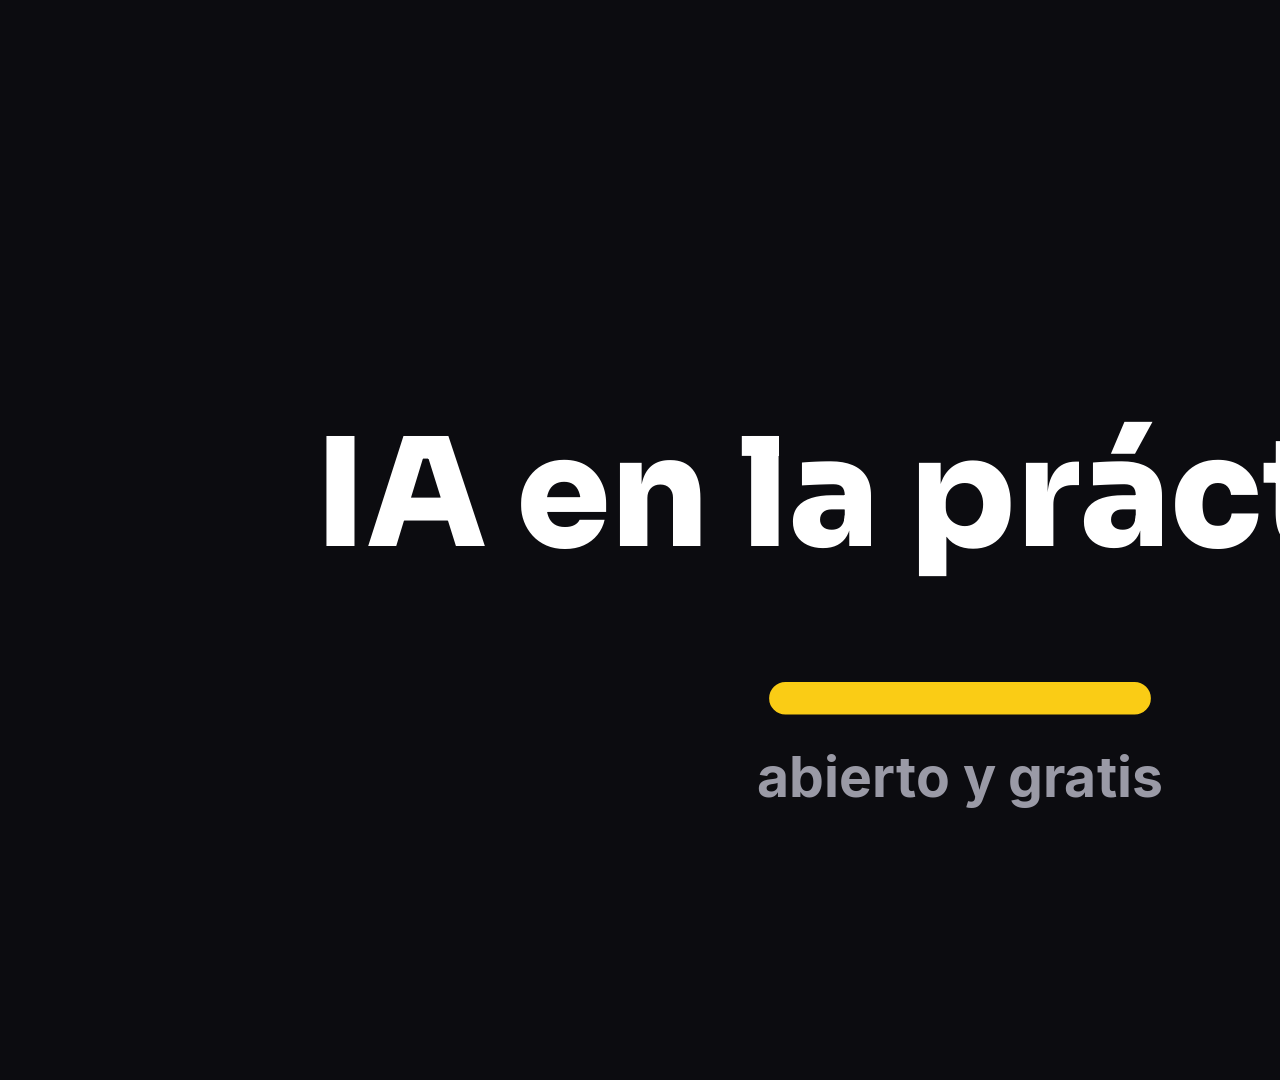
<file: exemplos/lancamento-es/index.html>
<!doctype html>
<html lang="es"><meta charset="utf-8"><title>INEMA.CLUB — película de lanzamiento (solo música)</title>
<link rel="stylesheet" href="inema/tema.css">
<style>canvas{display:block}</style>
<canvas id="palco"></canvas>
<script type="module">
// Um plano só: a mesma forma vira curso → guia → vídeo → kit → comunidade → o ponto do INEMA.CLUB.
// A música (120 BPM) troca a cada 2,5 s; nada aqui depende da ordem dos quadros.
import {clamp, mix, track, morphBox, camera, spring} from './motion.mjs';
window.videoSpec = {width: 1920, height: 1080, fps: 30, duration: 21};
const cv = document.getElementById('palco'), g = cv.getContext('2d');
const AMB = '#FACC15', BG = '#0c0c10', CARD = '#16161e', LINE = '#272730', MUT = '#9a9aa6', INK = '#1a1206';
const mola = {frequency: 2.2, damping: .82}, firme = {frequency: 2.6, damping: 1};
const ease = (t, a, d = .5) => { const x = clamp((t - a) / d); return 1 - Math.pow(1 - x, 3); };
const win = (t, a, b, i = .35, o = .3) => Math.min(ease(t, a, i), 1 - ease(t, b, o));
const rr = (x, y, w, h, r) => { g.beginPath(); g.roundRect(x, y, w, h, r); };
const font = (px, w = 800, f = 'Sora') => g.font = `${w} ${px}px ${f}`;

// Tempos (s) de cada estado da forma
const S = [
  {t: 0,    x: -150, y: 70,   w: 300, h: 22,  r: 11},   // traço sob o título
  {t: 2.5,  x: -320, y: -190, w: 640, h: 400, r: 28},   // curso
  {t: 5,    x: -230, y: -220, w: 460, h: 480, r: 22},   // guia (página)
  {t: 7.5,  x: -420, y: -200, w: 840, h: 472, r: 24},   // vídeo 16:9
  {t: 10,   x: -340, y: -190, w: 680, h: 410, r: 18},   // kit (terminal)
  {t: 12.5, x: -330, y: -200, w: 660, h: 420, r: 44},   // comunidade (conversa)
  {t: 15,   x: -20,  y: -20,  w: 40,  h: 40,  r: 20},   // o ponto do INEMA.CLUB
];
const SEG = [
  {a: 2.5, b: 5, rot: 'Cursos', sub: 'rutas de cero al proyecto'},
  {a: 5, b: 7.5, rot: 'Guías de proyecto', sub: 'paso a paso, en 3 idiomas'},
  {a: 7.5, b: 10, rot: 'Videos', sub: 'explicativos y reels cada semana'},
  {a: 10, b: 12.5, rot: 'Kits abiertos', sub: 'código en GitHub, listo para usar'},
  {a: 12.5, b: 15, rot: 'Comunidad', sub: 'gente aplicando junta'},
];

function conteudo(t, b, i, a) {
  g.save(); g.globalAlpha *= a; rr(b.x, b.y, b.w, b.h, b.r); g.clip();
  const cx = b.x + b.w / 2, cy = b.y + b.h / 2, s = SEG[i].a;
  if (i === 0) { // curso: módulos que se completam
    ['Módulo 1 · Qué hace la IA', 'Módulo 2 · Tu primer agente', 'Módulo 3 · Proyecto real'].forEach((m, k) => {
      const y = b.y + 70 + k * 105; font(30, 600, 'Inter'); g.fillStyle = '#e9e9ee'; g.textAlign = 'left'; g.fillText(m, b.x + 50, y);
      g.fillStyle = LINE; rr(b.x + 50, y + 24, b.w - 100, 14, 7); g.fill();
      g.fillStyle = AMB; rr(b.x + 50, y + 24, (b.w - 100) * track(t, [[0, 0], [s + .35 + k * .45, 1]], firme), 14, 7); g.fill();
    });
  } else if (i === 1) { // guia: página com título, linhas e botão
    g.fillStyle = AMB; rr(b.x + 40, b.y + 46, 150, 14, 7); g.fill();
    font(40); g.fillStyle = '#fff'; g.textAlign = 'left'; g.fillText('Cómo usar', b.x + 40, b.y + 120);
    for (let k = 0; k < 6; k++) { const p = clamp((t - s - .3 - k * .12) / .3); g.fillStyle = LINE; rr(b.x + 40, b.y + 160 + k * 44, (b.w - 80) * (k % 3 === 2 ? .6 : .92) * p, 14, 7); g.fill(); }
    const p = ease(t, s + 1.2, .4); g.globalAlpha *= p; g.fillStyle = AMB; rr(b.x + 40, b.y + b.h - 100, 230, 60, 10); g.fill();
    font(26, 700); g.fillStyle = INK; g.fillText('Abrir en GitHub', b.x + 62, b.y + b.h - 61);
  } else if (i === 2) { // vídeo: play + barra que corre
    const p = spring(t - s - .2, mola); g.fillStyle = AMB; g.beginPath();
    const R = 70 * p; g.moveTo(cx - R * .55, cy - R * .8); g.lineTo(cx + R * .85, cy); g.lineTo(cx - R * .55, cy + R * .8); g.closePath(); g.fill();
    g.fillStyle = LINE; rr(b.x + 40, b.y + b.h - 50, b.w - 80, 10, 5); g.fill();
    g.fillStyle = AMB; rr(b.x + 40, b.y + b.h - 50, (b.w - 80) * clamp((t - s - .4) / 2.2) , 10, 5); g.fill();
  } else if (i === 3) { // kit: terminal
    font(28, 400, 'JetBrains Mono'); g.textAlign = 'left';
    const L = [['$ ', 'git clone inematds/tu-kit'], ['$ ', 'cd tu-kit && ./instalar.sh'], ['✓ ', 'listo en 2 minutos']];
    L.forEach(([p, l], k) => { const st = s + .3 + k * .6, n = Math.floor(clamp((t - st) * 40, 0, l.length));
      if (t < st) return; g.fillStyle = k === 2 ? AMB : MUT; g.fillText(p, b.x + 44, b.y + 90 + k * 64); g.fillStyle = k === 2 ? AMB : '#e9e9ee'; g.fillText(l.slice(0, n), b.x + 84, b.y + 90 + k * 64); });
  } else if (i === 4) { // comunidade: conversa
    const M = [['¡Funcionó aquí!', 0], ['¿Qué comando usaste?', 1], ['Te paso el paso a paso', 0]];
    M.forEach(([m, lado], k) => { const p = spring(t - s - .25 - k * .5, mola); if (p <= 0) return;
      font(28, 600, 'Inter'); const w = g.measureText(m).width + 56, x = lado ? b.x + b.w - 40 - w : b.x + 40, y = b.y + 50 + k * 115 + (1 - p) * 30;
      g.save(); g.globalAlpha *= clamp(p); g.fillStyle = lado ? AMB : '#23232d'; rr(x, y, w, 76, 22); g.fill();
      g.fillStyle = lado ? INK : '#fff'; g.textAlign = 'left'; g.fillText(m, x + 28, y + 48); g.restore(); });
  }
  g.restore();
}

window.seek = t => {
  const {width: W, height: H} = window.videoSpec; cv.width = W; cv.height = H;
  const vert = H > W, k = vert ? Math.min(W / 940, H / 1450) : Math.min(W / 1250, H / 860);
  g.fillStyle = BG; g.fillRect(0, 0, W, H);
  g.save(); camera(g, {x: 0, y: vert ? 40 : -45, zoom: k * track(t, [[0, 1], [2.5, 1.06], [7.5, 1], [12.5, 1.05], [15, 1]], {frequency: .8, damping: 1})}, W, H);
  const b = morphBox(t, S, mola);
  const amarelo = Math.max(1 - ease(t, 2.3, .3), ease(t, 14.6, .35));
  // forma: escura com borda amarela; no começo e no fim, amarela cheia
  g.fillStyle = CARD; rr(b.x, b.y, b.w, b.h, b.r); g.fill();
  g.lineWidth = 4; g.strokeStyle = AMB; g.stroke();
  if (amarelo > 0) { g.save(); g.globalAlpha = amarelo; g.fillStyle = AMB; rr(b.x, b.y, b.w, b.h, b.r); g.fill(); g.restore(); }
  SEG.forEach((sg, i) => { const a = win(t, sg.a + .15, sg.b - .1); if (a > 0) conteudo(t, b, i, a); });

  // rótulo de cada etapa: acima da forma (16:9) ou no alto (9:16)
  g.textAlign = 'center';
  SEG.forEach((sg, i) => { const a = win(t, sg.a + .1, sg.b - .05, .3, .25); if (a <= 0) return;
    const yy = (vert ? -560 : b.y - 120) + (1 - ease(t, sg.a + .1, .4)) * 24;
    g.save(); g.globalAlpha = a; font(vert ? 92 : 78); g.fillStyle = '#fff'; g.fillText(sg.rot, 0, yy);
    font(vert ? 40 : 34, 500, 'Inter'); g.fillStyle = MUT; g.fillText(sg.sub, 0, yy + (vert ? 66 : 56));
    font(24, 700); g.fillStyle = AMB; g.fillText(`0${i + 1} / 05`, 0, vert ? 560 : b.y + b.h + 52); g.restore(); });

  // abertura (quadro 0 já com título)
  const ab = 1 - ease(t, 2.1, .35);
  if (ab > 0) { g.save(); g.globalAlpha = ab; font(vert ? 118 : 120); g.fillStyle = '#fff';
    if (vert) { g.fillText('IA en la', 0, -170); g.fillText('práctica.', 0, -40); } else g.fillText('IA en la práctica.', 0, -40);
    font(vert ? 50 : 44, 600, 'Inter'); g.fillStyle = MUT; g.fillText('abierto y gratis', 0, 160); g.restore(); }

  // fecho: a forma vira o ponto do INEMA.CLUB
  const fe = ease(t, 15, .5);
  if (fe > 0) { g.save(); g.globalAlpha = fe; font(vert ? 112 : 150); g.fillStyle = '#fff';
    g.textAlign = 'right'; g.fillText('INEMA', -30 - (1 - fe) * 40, 20);
    g.textAlign = 'left'; g.fillText('CLUB', 34 + (1 - fe) * 40, 20);
    const p = ease(t, 16.2, .5); g.globalAlpha = p; g.textAlign = 'center'; font(vert ? 50 : 46, 600, 'Inter'); g.fillStyle = MUT;
    g.fillText('IA en la práctica, gratis.', 0, 140 + (1 - p) * 20);
    const q = ease(t, 17, .5); g.globalAlpha = q; font(vert ? 42 : 38, 700); g.fillStyle = AMB; g.fillText('inema.club', 0, 230); g.restore(); }
  g.restore();
};
window.renderReady = Promise.all(['800 80px Sora', '700 30px Sora', '600 30px Inter', '500 30px Inter', '400 28px "JetBrains Mono"'].map(f => document.fonts.load(f)))
  .then(() => window.seek(0));
</script>
</html>
</file>
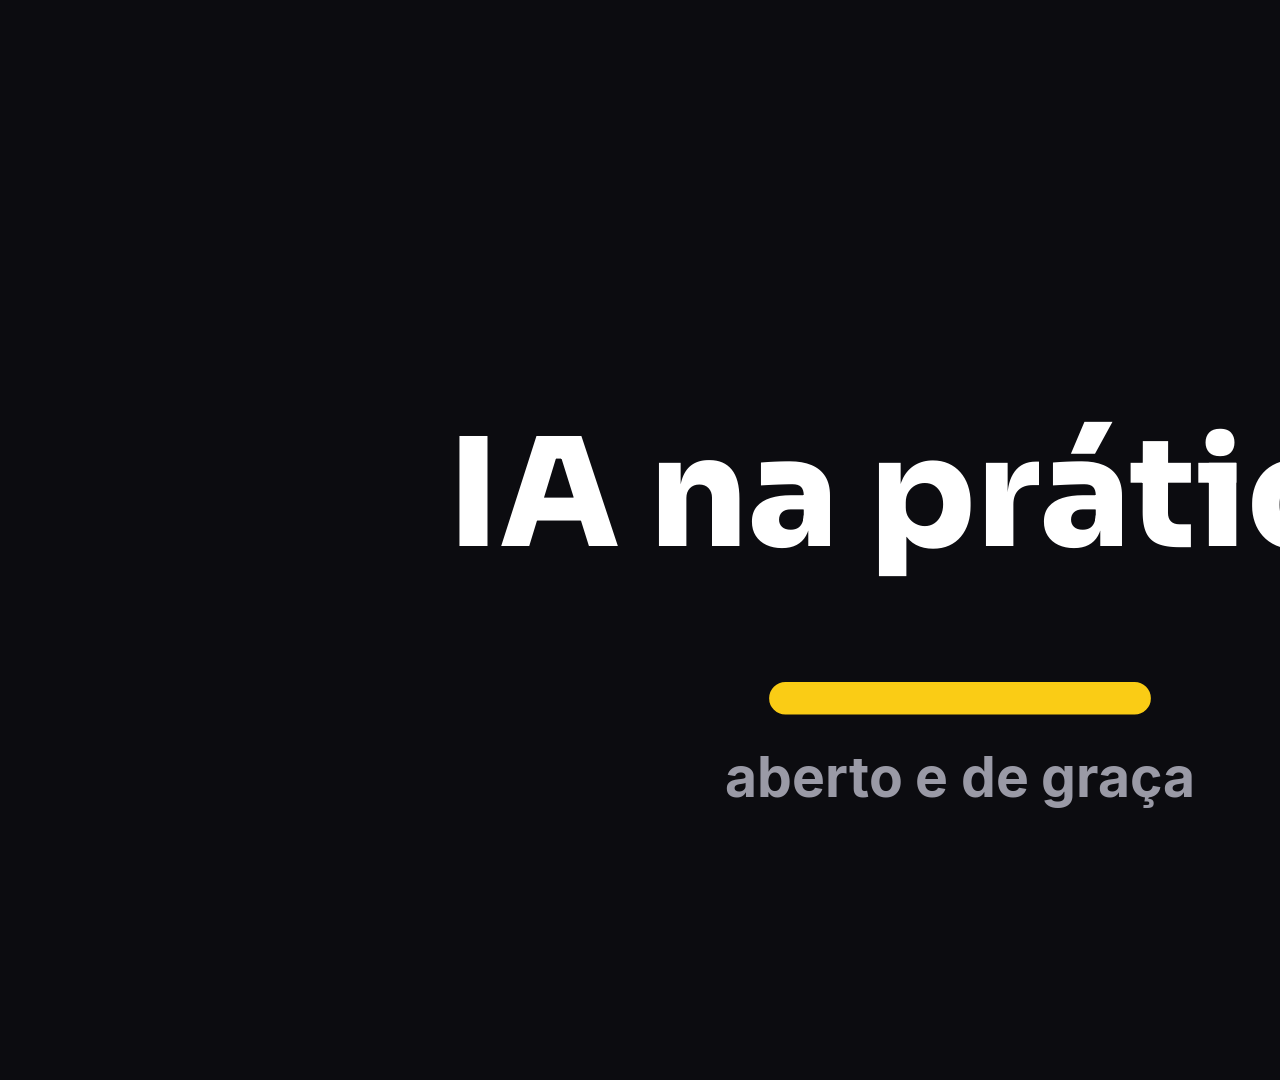
<file: exemplos/lancamento/index.html>
<!doctype html>
<html lang="pt"><meta charset="utf-8"><title>INEMA.CLUB — filme de lançamento (só música)</title>
<link rel="stylesheet" href="inema/tema.css">
<style>canvas{display:block}</style>
<canvas id="palco"></canvas>
<script type="module">
// Um plano só: a mesma forma vira curso → guia → vídeo → kit → comunidade → o ponto do INEMA.CLUB.
// A música (120 BPM) troca a cada 2,5 s; nada aqui depende da ordem dos quadros.
import {clamp, mix, track, morphBox, camera, spring} from './motion.mjs';
window.videoSpec = {width: 1920, height: 1080, fps: 30, duration: 21};
const cv = document.getElementById('palco'), g = cv.getContext('2d');
const AMB = '#FACC15', BG = '#0c0c10', CARD = '#16161e', LINE = '#272730', MUT = '#9a9aa6', INK = '#1a1206';
const mola = {frequency: 2.2, damping: .82}, firme = {frequency: 2.6, damping: 1};
const ease = (t, a, d = .5) => { const x = clamp((t - a) / d); return 1 - Math.pow(1 - x, 3); };
const win = (t, a, b, i = .35, o = .3) => Math.min(ease(t, a, i), 1 - ease(t, b, o));
const rr = (x, y, w, h, r) => { g.beginPath(); g.roundRect(x, y, w, h, r); };
const font = (px, w = 800, f = 'Sora') => g.font = `${w} ${px}px ${f}`;

// Tempos (s) de cada estado da forma
const S = [
  {t: 0,    x: -150, y: 70,   w: 300, h: 22,  r: 11},   // traço sob o título
  {t: 2.5,  x: -320, y: -190, w: 640, h: 400, r: 28},   // curso
  {t: 5,    x: -230, y: -220, w: 460, h: 480, r: 22},   // guia (página)
  {t: 7.5,  x: -420, y: -200, w: 840, h: 472, r: 24},   // vídeo 16:9
  {t: 10,   x: -340, y: -190, w: 680, h: 410, r: 18},   // kit (terminal)
  {t: 12.5, x: -330, y: -200, w: 660, h: 420, r: 44},   // comunidade (conversa)
  {t: 15,   x: -20,  y: -20,  w: 40,  h: 40,  r: 20},   // o ponto do INEMA.CLUB
];
const SEG = [
  {a: 2.5, b: 5, rot: 'Cursos', sub: 'trilhas do zero ao projeto'},
  {a: 5, b: 7.5, rot: 'Guias de projeto', sub: 'passo a passo, em 3 idiomas'},
  {a: 7.5, b: 10, rot: 'Vídeos', sub: 'explicativos e reels toda semana'},
  {a: 10, b: 12.5, rot: 'Kits abertos', sub: 'código no GitHub, pronto pra usar'},
  {a: 12.5, b: 15, rot: 'Comunidade', sub: 'gente aplicando junto'},
];

function conteudo(t, b, i, a) {
  g.save(); g.globalAlpha *= a; rr(b.x, b.y, b.w, b.h, b.r); g.clip();
  const cx = b.x + b.w / 2, cy = b.y + b.h / 2, s = SEG[i].a;
  if (i === 0) { // curso: módulos que se completam
    ['Módulo 1 · O que a IA faz', 'Módulo 2 · Seu primeiro agente', 'Módulo 3 · Projeto real'].forEach((m, k) => {
      const y = b.y + 70 + k * 105; font(30, 600, 'Inter'); g.fillStyle = '#e9e9ee'; g.textAlign = 'left'; g.fillText(m, b.x + 50, y);
      g.fillStyle = LINE; rr(b.x + 50, y + 24, b.w - 100, 14, 7); g.fill();
      g.fillStyle = AMB; rr(b.x + 50, y + 24, (b.w - 100) * track(t, [[0, 0], [s + .35 + k * .45, 1]], firme), 14, 7); g.fill();
    });
  } else if (i === 1) { // guia: página com título, linhas e botão
    g.fillStyle = AMB; rr(b.x + 40, b.y + 46, 150, 14, 7); g.fill();
    font(40); g.fillStyle = '#fff'; g.textAlign = 'left'; g.fillText('Como usar', b.x + 40, b.y + 120);
    for (let k = 0; k < 6; k++) { const p = clamp((t - s - .3 - k * .12) / .3); g.fillStyle = LINE; rr(b.x + 40, b.y + 160 + k * 44, (b.w - 80) * (k % 3 === 2 ? .6 : .92) * p, 14, 7); g.fill(); }
    const p = ease(t, s + 1.2, .4); g.globalAlpha *= p; g.fillStyle = AMB; rr(b.x + 40, b.y + b.h - 100, 230, 60, 10); g.fill();
    font(26, 700); g.fillStyle = INK; g.fillText('Abrir no GitHub', b.x + 62, b.y + b.h - 61);
  } else if (i === 2) { // vídeo: play + barra que corre
    const p = spring(t - s - .2, mola); g.fillStyle = AMB; g.beginPath();
    const R = 70 * p; g.moveTo(cx - R * .55, cy - R * .8); g.lineTo(cx + R * .85, cy); g.lineTo(cx - R * .55, cy + R * .8); g.closePath(); g.fill();
    g.fillStyle = LINE; rr(b.x + 40, b.y + b.h - 50, b.w - 80, 10, 5); g.fill();
    g.fillStyle = AMB; rr(b.x + 40, b.y + b.h - 50, (b.w - 80) * clamp((t - s - .4) / 2.2) , 10, 5); g.fill();
  } else if (i === 3) { // kit: terminal
    font(28, 400, 'JetBrains Mono'); g.textAlign = 'left';
    const L = [['$ ', 'git clone inematds/seu-kit'], ['$ ', 'cd seu-kit && ./instalar.sh'], ['✓ ', 'pronto em 2 minutos']];
    L.forEach(([p, l], k) => { const st = s + .3 + k * .6, n = Math.floor(clamp((t - st) * 40, 0, l.length));
      if (t < st) return; g.fillStyle = k === 2 ? AMB : MUT; g.fillText(p, b.x + 44, b.y + 90 + k * 64); g.fillStyle = k === 2 ? AMB : '#e9e9ee'; g.fillText(l.slice(0, n), b.x + 84, b.y + 90 + k * 64); });
  } else if (i === 4) { // comunidade: conversa
    const M = [['Funcionou aqui!', 0], ['Qual comando você usou?', 1], ['Te mando o passo a passo', 0]];
    M.forEach(([m, lado], k) => { const p = spring(t - s - .25 - k * .5, mola); if (p <= 0) return;
      font(28, 600, 'Inter'); const w = g.measureText(m).width + 56, x = lado ? b.x + b.w - 40 - w : b.x + 40, y = b.y + 50 + k * 115 + (1 - p) * 30;
      g.save(); g.globalAlpha *= clamp(p); g.fillStyle = lado ? AMB : '#23232d'; rr(x, y, w, 76, 22); g.fill();
      g.fillStyle = lado ? INK : '#fff'; g.textAlign = 'left'; g.fillText(m, x + 28, y + 48); g.restore(); });
  }
  g.restore();
}

window.seek = t => {
  const {width: W, height: H} = window.videoSpec; cv.width = W; cv.height = H;
  const vert = H > W, k = vert ? Math.min(W / 940, H / 1450) : Math.min(W / 1250, H / 860);
  g.fillStyle = BG; g.fillRect(0, 0, W, H);
  g.save(); camera(g, {x: 0, y: vert ? 40 : -45, zoom: k * track(t, [[0, 1], [2.5, 1.06], [7.5, 1], [12.5, 1.05], [15, 1]], {frequency: .8, damping: 1})}, W, H);
  const b = morphBox(t, S, mola);
  const amarelo = Math.max(1 - ease(t, 2.3, .3), ease(t, 14.6, .35));
  // forma: escura com borda amarela; no começo e no fim, amarela cheia
  g.fillStyle = CARD; rr(b.x, b.y, b.w, b.h, b.r); g.fill();
  g.lineWidth = 4; g.strokeStyle = AMB; g.stroke();
  if (amarelo > 0) { g.save(); g.globalAlpha = amarelo; g.fillStyle = AMB; rr(b.x, b.y, b.w, b.h, b.r); g.fill(); g.restore(); }
  SEG.forEach((sg, i) => { const a = win(t, sg.a + .15, sg.b - .1); if (a > 0) conteudo(t, b, i, a); });

  // rótulo de cada etapa: acima da forma (16:9) ou no alto (9:16)
  g.textAlign = 'center';
  SEG.forEach((sg, i) => { const a = win(t, sg.a + .1, sg.b - .05, .3, .25); if (a <= 0) return;
    const yy = (vert ? -560 : b.y - 120) + (1 - ease(t, sg.a + .1, .4)) * 24;
    g.save(); g.globalAlpha = a; font(vert ? 92 : 78); g.fillStyle = '#fff'; g.fillText(sg.rot, 0, yy);
    font(vert ? 40 : 34, 500, 'Inter'); g.fillStyle = MUT; g.fillText(sg.sub, 0, yy + (vert ? 66 : 56));
    font(24, 700); g.fillStyle = AMB; g.fillText(`0${i + 1} / 05`, 0, vert ? 560 : b.y + b.h + 52); g.restore(); });

  // abertura (quadro 0 já com título)
  const ab = 1 - ease(t, 2.1, .35);
  if (ab > 0) { g.save(); g.globalAlpha = ab; font(vert ? 118 : 120); g.fillStyle = '#fff';
    if (vert) { g.fillText('IA na', 0, -170); g.fillText('prática.', 0, -40); } else g.fillText('IA na prática.', 0, -40);
    font(vert ? 50 : 44, 600, 'Inter'); g.fillStyle = MUT; g.fillText('aberto e de graça', 0, 160); g.restore(); }

  // fecho: a forma vira o ponto do INEMA.CLUB
  const fe = ease(t, 15, .5);
  if (fe > 0) { g.save(); g.globalAlpha = fe; font(vert ? 112 : 150); g.fillStyle = '#fff';
    g.textAlign = 'right'; g.fillText('INEMA', -30 - (1 - fe) * 40, 20);
    g.textAlign = 'left'; g.fillText('CLUB', 34 + (1 - fe) * 40, 20);
    const p = ease(t, 16.2, .5); g.globalAlpha = p; g.textAlign = 'center'; font(vert ? 50 : 46, 600, 'Inter'); g.fillStyle = MUT;
    g.fillText('IA na prática, de graça.', 0, 140 + (1 - p) * 20);
    const q = ease(t, 17, .5); g.globalAlpha = q; font(vert ? 42 : 38, 700); g.fillStyle = AMB; g.fillText('inema.club', 0, 230); g.restore(); }
  g.restore();
};
window.renderReady = Promise.all(['800 80px Sora', '700 30px Sora', '600 30px Inter', '500 30px Inter', '400 28px "JetBrains Mono"'].map(f => document.fonts.load(f)))
  .then(() => window.seek(0));
</script>
</html>
</file>
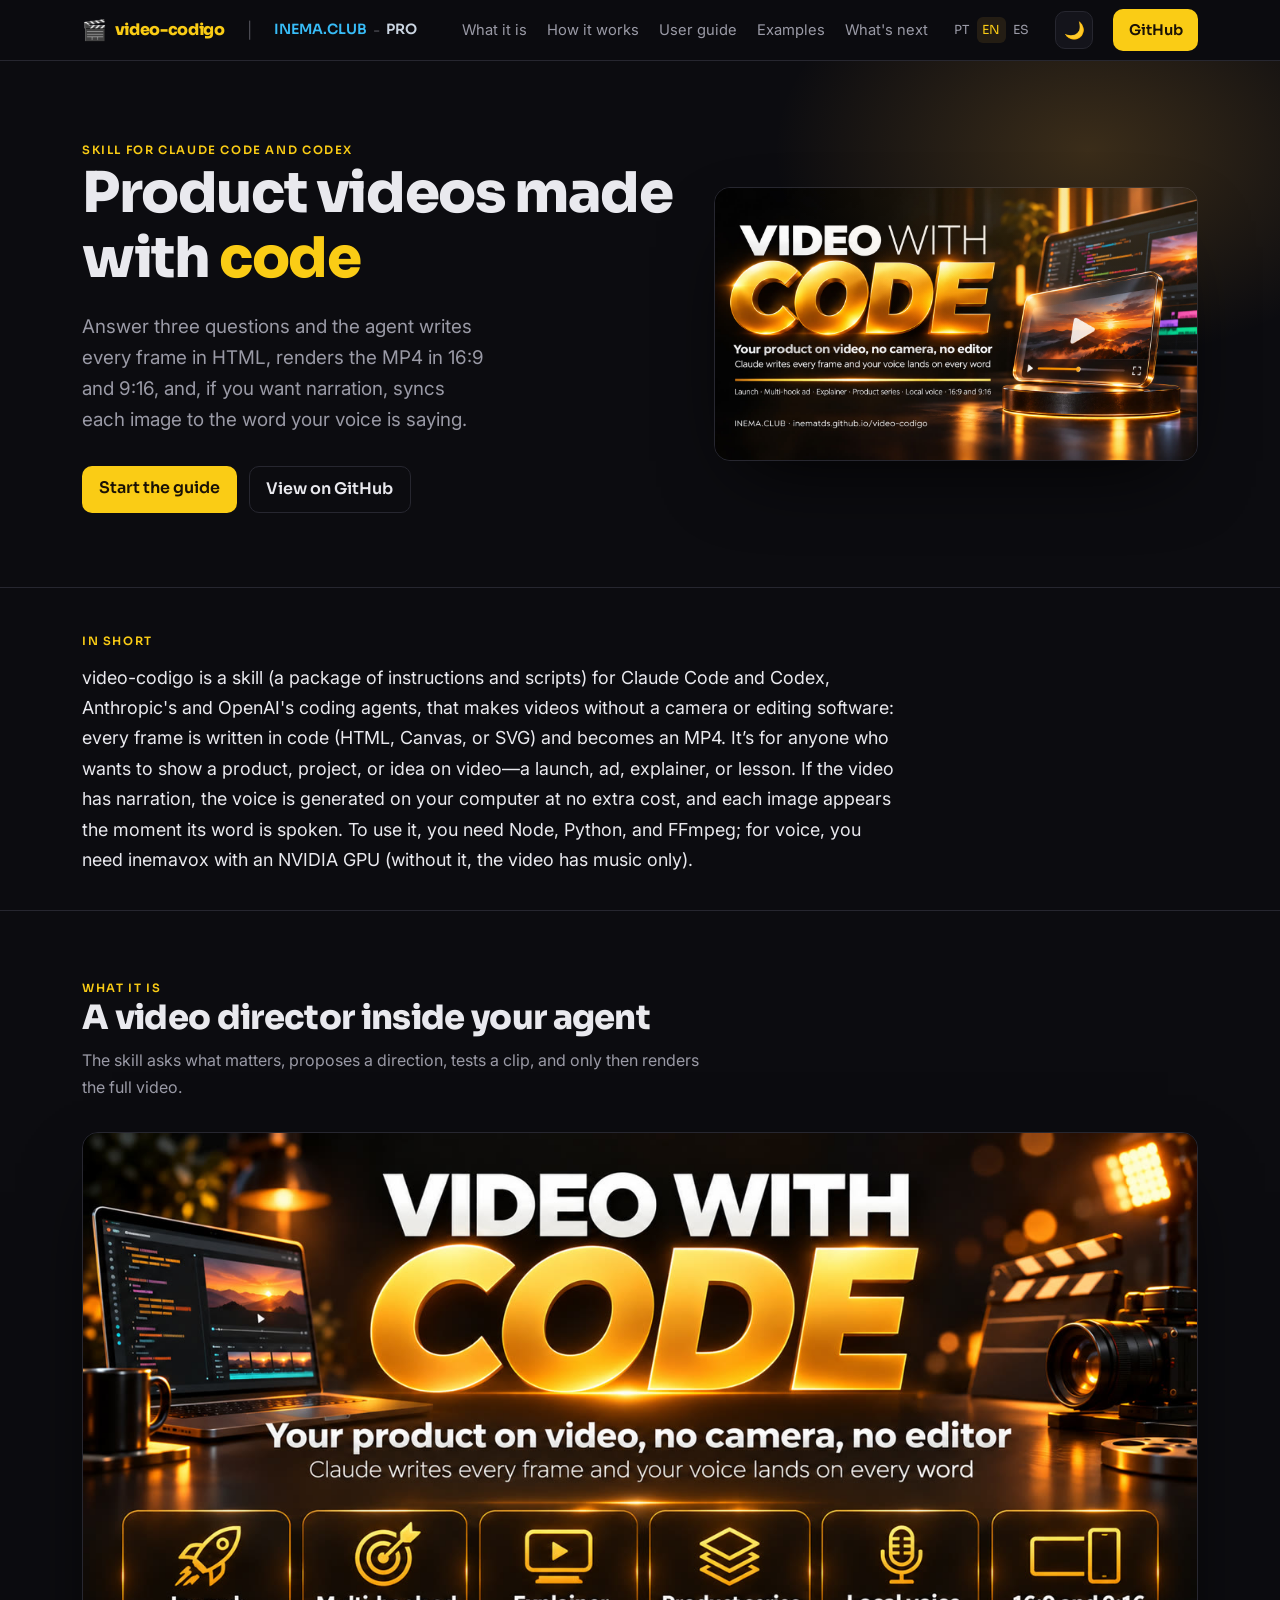
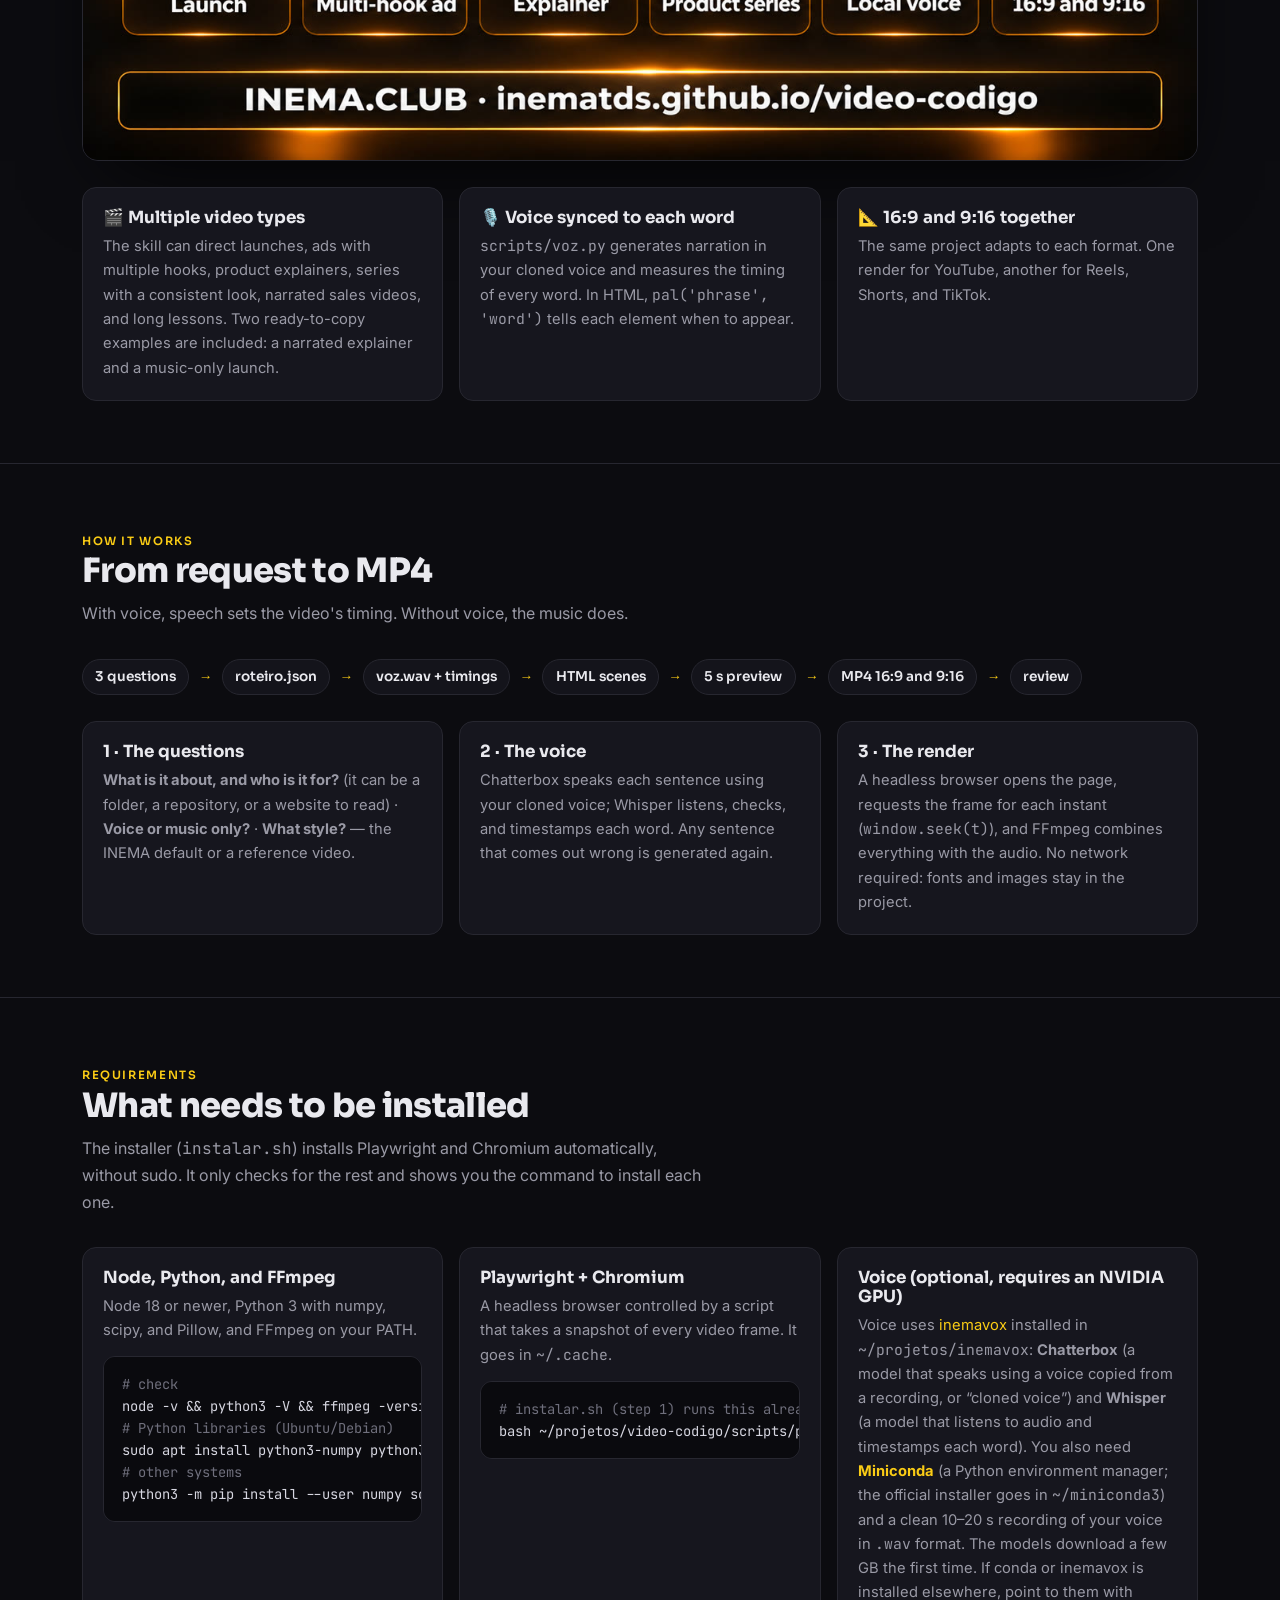
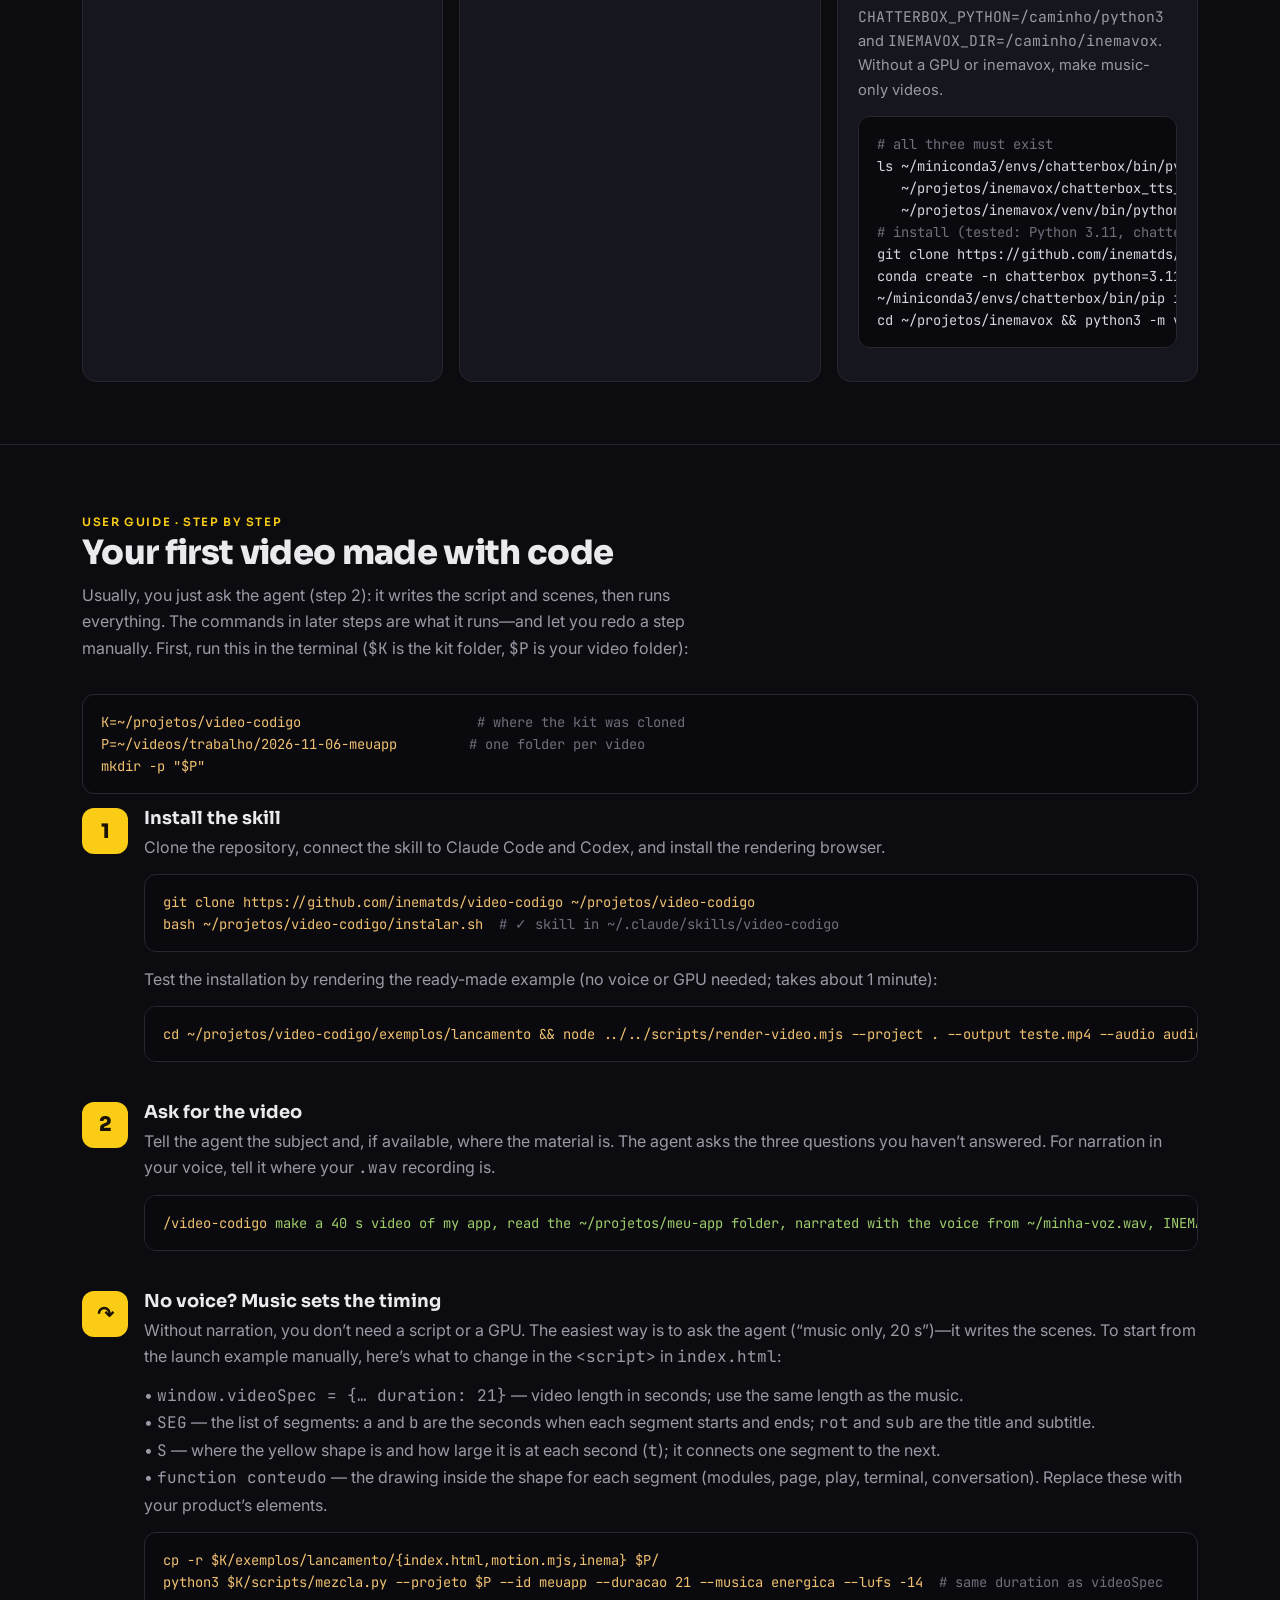
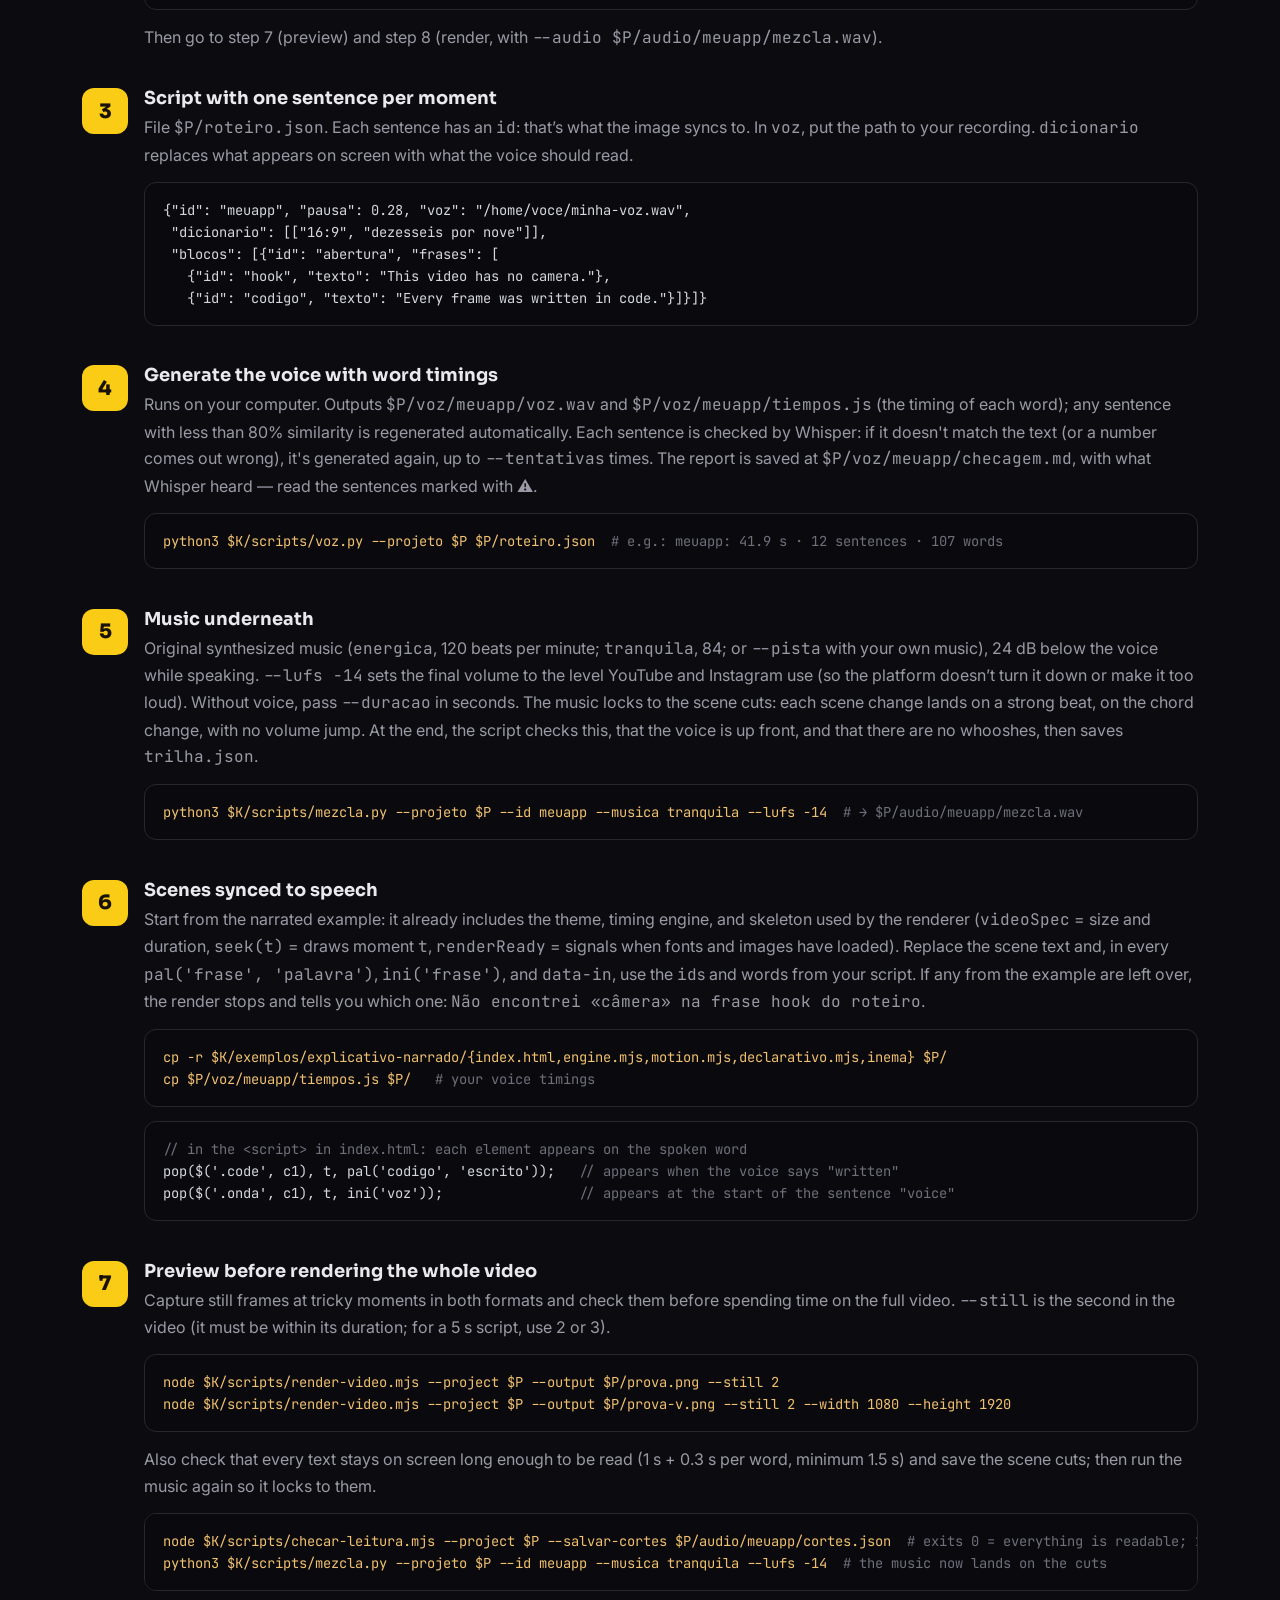
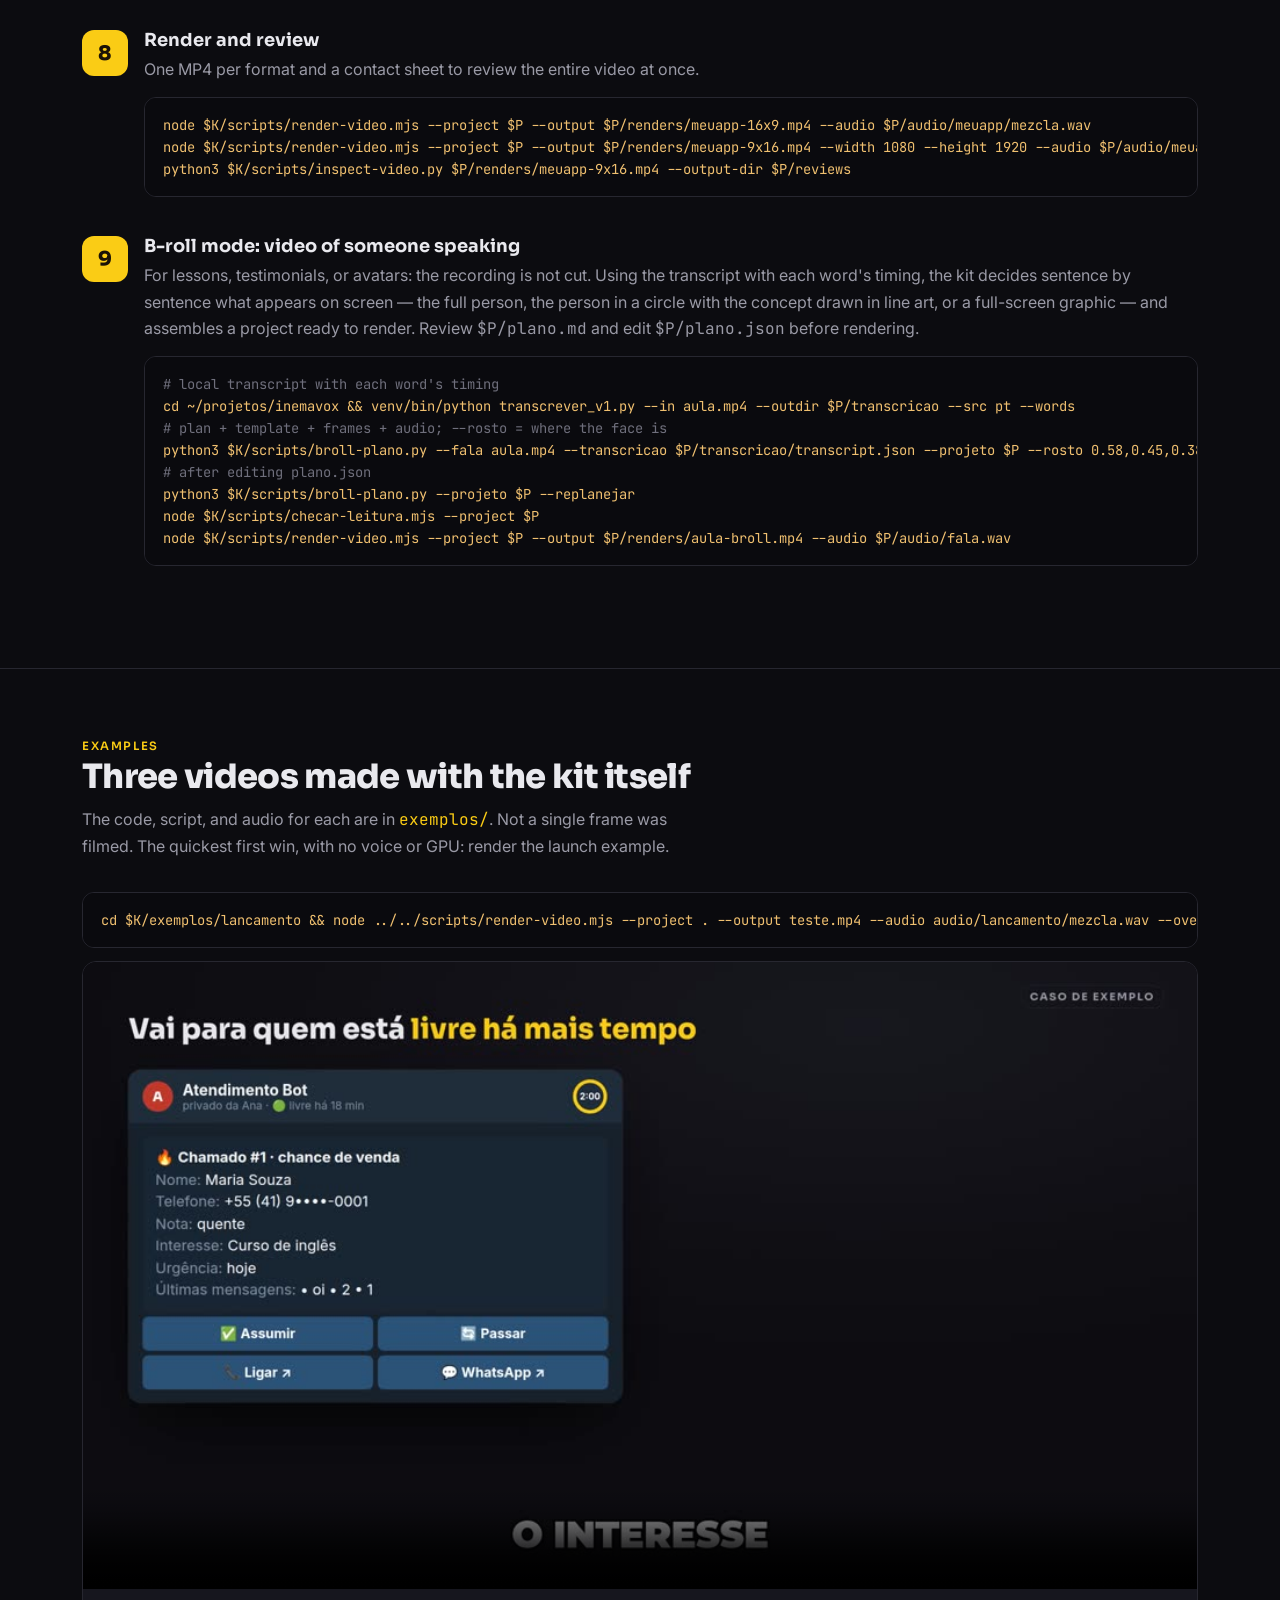
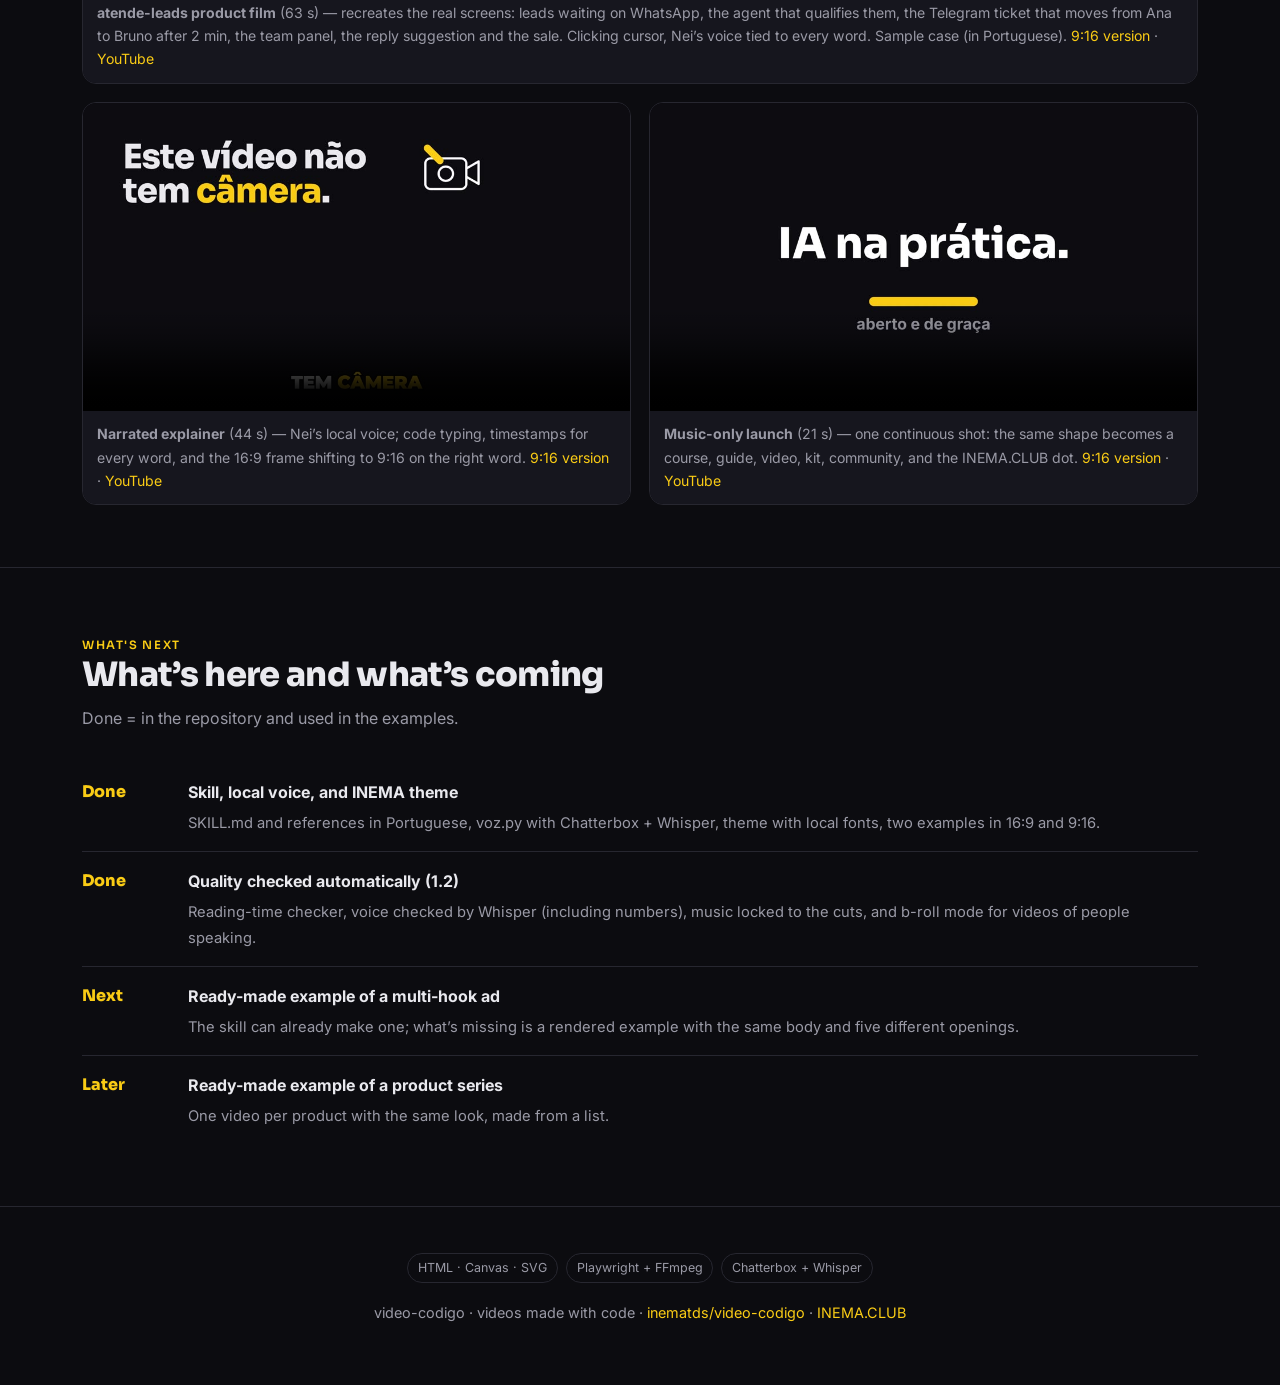
<file: guia/en/index.html>
<!DOCTYPE html>
<html lang="en">
<head>
<meta charset="utf-8">
<meta name="viewport" content="width=device-width, initial-scale=1">
<title>video-codigo — videos made with code</title>
<meta name="description" content="A skill for Claude Code and Codex that makes videos without a camera: every frame is coded, local voice synced to each word, in 16:9 and 9:16.">
<link rel="alternate" hreflang="pt-BR" href="https://inematds.github.io/video-codigo/guia/">
<link rel="alternate" hreflang="en" href="https://inematds.github.io/video-codigo/guia/en/">
<link rel="alternate" hreflang="es" href="https://inematds.github.io/video-codigo/guia/es/">
<link rel="preconnect" href="https://fonts.googleapis.com">
<link rel="preconnect" href="https://fonts.gstatic.com" crossorigin>
<link href="https://fonts.googleapis.com/css2?family=Sora:wght@400;600;800&family=Inter:wght@400;500;600&family=JetBrains+Mono:wght@400;600&display=swap" rel="stylesheet">
<style>
  :root{
    --bg:#0c0c10; --bg2:#14141b; --card:#16161e; --line:#272730;
    --txt:#e9e9ee; --mut:#9a9aa6; --amb:#FACC15; --amb2:#f0c070; --sky:#38bdf8; --pro:#cbd5e1;
    color-scheme:dark;
  }
  body.light{
    --bg:#f6f7f9; --bg2:#eceef2; --card:#ffffff; --line:#e1e3ea;
    --txt:#1a1a22; --mut:#5b5b68; --amb:#a16207; --amb2:#a16207; --sky:#0369a1; --pro:#b45309;
    color-scheme:light;
  }
  body.light .hero .glow{opacity:.5}
  body.light pre{background:#0e0e14;color:#d6d6e0}
  body.light pre .c{color:#8a8a98}
  *{box-sizing:border-box}
  html{scroll-behavior:smooth}
  body{margin:0;background:var(--bg);color:var(--txt);font:16px/1.65 Inter,system-ui,sans-serif;-webkit-font-smoothing:antialiased}
  h1,h2,h3{font-family:Sora,sans-serif;line-height:1.15;margin:0}
  a{color:var(--amb);text-decoration:none}
  code,pre{font-family:"JetBrains Mono",monospace}
  .wrap{max-width:1160px;margin:0 auto;padding:0 22px}
  .mut{color:var(--mut)} .amb{color:var(--amb)}
  .chip{display:inline-block;font-size:.72rem;letter-spacing:.14em;text-transform:uppercase;color:var(--amb);font-weight:600;font-family:Sora}
  nav{position:sticky;top:0;z-index:30;backdrop-filter:blur(12px);background:rgba(12,12,16,.78);border-bottom:1px solid var(--line)}
  nav .wrap{display:flex;align-items:center;gap:22px;height:60px}
  nav .brand{display:flex;align-items:center;gap:8px;font-family:Sora;font-weight:800;letter-spacing:-.02em;color:var(--amb)}
  nav .brand .emoji{font-size:1.25rem}
  nav .sep{color:var(--mut);opacity:.45}
  nav .inema{color:var(--sky);font-weight:600;font-size:.88rem;font-family:Sora}
  nav .inema:hover{filter:brightness(1.15)}
  nav .pro{color:var(--pro);font-weight:600;font-size:.88rem;font-family:Sora}
  nav .pro:hover{filter:brightness(1.15)}
  nav .clubpro{display:inline-flex;align-items:center;gap:6px}
  nav .links{margin-left:auto;display:flex;align-items:center;gap:20px;font-size:.92rem}
  nav .links a.sec{color:var(--mut)} nav .links a.sec:hover{color:var(--txt)}
  .lang{display:inline-flex;gap:2px;font-family:Sora;font-size:.78rem}
  .lang a{color:var(--mut);padding:.2em .45em;border-radius:6px} .lang a.on{color:var(--amb);background:rgba(226,162,59,.12)}
  .tgl{background:var(--bg2);border:1px solid var(--line);color:var(--txt);width:38px;height:38px;border-radius:10px;cursor:pointer;display:inline-flex;align-items:center;justify-content:center;font-size:1.05rem}
  .tgl:hover{border-color:var(--amb)}
  .btn{display:inline-block;background:var(--amb);color:#1a1206;font-weight:600;padding:.6em 1.05em;border-radius:10px;font-family:Sora}
  .btn.ghost{background:transparent;color:var(--txt);border:1px solid var(--line)}
  @media(max-width:760px){nav .links a.sec{display:none}}
  @media(max-width:520px){nav .wrap{gap:8px;padding:8px 14px;height:auto;flex-wrap:wrap} nav .links{gap:8px;margin-left:0;width:100%;justify-content:space-between} nav .btn{padding:.45em .7em;font-size:.82rem} .tgl{width:34px;height:34px}}
  .hero{position:relative;overflow:hidden;border-bottom:1px solid var(--line)}
  .hero .glow{position:absolute;inset:-40% -20% auto auto;width:70%;height:600px;background:radial-gradient(closest-side,rgba(226,162,59,.22),transparent 70%);pointer-events:none}
  .hero .wrap{display:grid;grid-template-columns:1.1fr .9fr;gap:40px;align-items:center;padding:74px 22px}
  .hero h1{font-size:clamp(2.2rem,5vw,3.5rem);font-weight:800;letter-spacing:-.025em}
  .hero p.lead{font-size:1.18rem;color:var(--mut);margin:1.1em 0 1.6em;max-width:34ch}
  .hero .cta{display:flex;gap:12px;flex-wrap:wrap}
  .hero figure{margin:0;border-radius:16px;overflow:hidden;border:1px solid var(--line);box-shadow:0 30px 80px -30px #000}
  .hero figure img{width:100%;height:auto;display:block}
  .resumo{padding:38px 0 34px;border-bottom:1px solid var(--line)}
  .resumo p{font-size:1.12rem;line-height:1.7;max-width:74ch;margin:.55em 0 0}
  @media(max-width:780px){.hero .wrap{grid-template-columns:1fr;padding:48px 22px}}
  section{padding:62px 0;border-bottom:1px solid var(--line)}
  section h2{font-size:clamp(1.5rem,3.4vw,2.1rem);font-weight:800;letter-spacing:-.02em}
  section .sub{color:var(--mut);margin:.6em 0 2em;max-width:62ch}
  .grid{display:grid;gap:16px}
  .g3{grid-template-columns:repeat(3,1fr)} .g4{grid-template-columns:repeat(4,1fr)} .g2{grid-template-columns:repeat(2,1fr)}
  @media(max-width:820px){.g3,.g4{grid-template-columns:1fr 1fr}}
  @media(max-width:540px){.g2,.g3,.g4{grid-template-columns:1fr}}
  .card{background:var(--card);border:1px solid var(--line);border-radius:14px;padding:20px}
  .card h3{font-size:1.05rem;margin-bottom:.4em}
  .card p{color:var(--mut);font-size:.92rem;margin:0}
  .num{display:inline-flex;width:30px;height:30px;align-items:center;justify-content:center;border-radius:8px;background:rgba(226,162,59,.14);color:var(--amb);font-family:Sora;font-weight:800;font-size:.9rem;margin-bottom:.7em}
  .flow{display:flex;flex-wrap:wrap;gap:8px;align-items:center;margin-top:10px}
  .flow span{background:var(--bg2);border:1px solid var(--line);border-radius:999px;padding:.45em .9em;font-size:.85rem;font-family:Sora;font-weight:600}
  .flow .arr{color:var(--amb);border:none;background:none;padding:0 .1em}
  pre{background:#0a0a0e;border:1px solid var(--line);border-radius:12px;padding:16px 18px;overflow:auto;font-size:.86rem;line-height:1.6;color:#d6d6e0}
  pre .c{color:#6f6f7c} pre .k{color:var(--amb2)} pre .s{color:#9ece6a}
  .step{display:grid;grid-template-columns:46px minmax(0,1fr);gap:16px;margin-bottom:26px}
  .step>div,.card{min-width:0}
  p code,li code,td code{overflow-wrap:anywhere}
  .step .b{width:46px;height:46px;border-radius:12px;background:var(--amb);color:#1a1206;font-family:Sora;font-weight:800;font-size:1.25rem;display:flex;align-items:center;justify-content:center}
  .step h3{font-size:1.12rem;margin-bottom:.3em}
  .step p{color:var(--mut);margin:.2em 0 .7em}
  .ex{display:grid;grid-template-columns:1fr 1fr;gap:18px}
  @media(max-width:680px){.ex{grid-template-columns:1fr}}
  .ex figure{margin:0;border-radius:14px;overflow:hidden;border:1px solid var(--line)}
  .ex figure img{width:100%;height:auto;display:block}
  .ex figcaption{padding:12px 14px;font-size:.88rem;color:var(--mut);background:var(--card)}
  .phase{display:flex;gap:14px;padding:16px 0;border-bottom:1px solid var(--line)}
  .phase:last-child{border:none}
  .phase .tag{flex:0 0 92px;font-family:Sora;font-weight:800;color:var(--amb)}
  .phase .d strong{display:block;margin-bottom:.2em}
  .phase .d span{color:var(--mut);font-size:.92rem}
  footer{padding:46px 0;text-align:center;color:var(--mut);font-size:.9rem}
  .pill{display:inline-block;border:1px solid var(--line);border-radius:999px;padding:.3em .8em;font-size:.78rem;color:var(--mut);margin:0 4px}
</style>
</head>
<body>

<nav><div class="wrap">
  <a class="brand" href="#top"><span class="emoji">🎬</span> video-codigo</a>
  <span class="sep">|</span>
  <span class="clubpro">
    <a class="inema" href="https://inema.club" target="_blank" rel="noopener">INEMA.CLUB</a>
    <span class="sep">-</span>
    <a class="pro" href="https://inema.pro" target="_blank" rel="noopener">PRO</a>
  </span>
  <div class="links">
    <a class="sec" href="#oque">What it is</a>
    <a class="sec" href="#fluxo">How it works</a>
    <a class="sec" href="#guia">User guide</a>
    <a class="sec" href="#exemplos">Examples</a>
    <a class="sec" href="#roadmap">What's next</a>
    <span class="lang"><a href="../">PT</a><a class="on" href="./">EN</a><a href="../es/">ES</a></span>
    <button class="tgl" id="themeToggle" aria-label="Toggle theme" title="Toggle theme">🌙</button>
    <a class="btn" href="https://github.com/inematds/video-codigo" target="_blank" rel="noopener">GitHub</a>
  </div>
</div></nav>

<header class="hero" id="top">
  <div class="glow"></div>
  <div class="wrap">
    <div>
      <span class="chip">Skill for Claude Code and Codex</span>
      <h1>Product videos made with <span class="amb">code</span></h1>
      <p class="lead">Answer three questions and the agent writes every frame in HTML, renders the MP4 in 16:9 and 9:16, and, if you want narration, syncs each image to the word your voice is saying.</p>
      <div class="cta">
        <a class="btn" href="#guia">Start the guide</a>
        <a class="btn ghost" href="https://github.com/inematds/video-codigo" target="_blank" rel="noopener">View on GitHub</a>
      </div>
    </div>
    <figure><img src="../assets/banner-en.jpg" alt="Banner: videos made with code, your product on video without a camera or editor"></figure>
  </div>
</header>

<section id="resumo" class="resumo"><div class="wrap">
  <span class="chip">In short</span>
  <p>video-codigo is a skill (a package of instructions and scripts) for Claude Code and Codex, Anthropic's and OpenAI's coding agents, that makes videos without a camera or editing software: every frame is written in code (HTML, Canvas, or SVG) and becomes an MP4. It’s for anyone who wants to show a product, project, or idea on video—a launch, ad, explainer, or lesson. If the video has narration, the voice is generated on your computer at no extra cost, and each image appears the moment its word is spoken. To use it, you need Node, Python, and FFmpeg; for voice, you need inemavox with an NVIDIA GPU (without it, the video has music only).</p>
</div></section>

<section id="oque"><div class="wrap">
  <span class="chip">What it is</span>
  <h2>A video director inside your agent</h2>
  <p class="sub">The skill asks what matters, proposes a direction, tests a clip, and only then renders the full video.</p>
  <figure style="margin:0 0 26px;border-radius:16px;overflow:hidden;border:1px solid var(--line);box-shadow:0 30px 80px -30px #000"><img src="../assets/banner-grade-en.jpg" alt="Six video types: launch, multi-hook ad, explainer, product series, local voice, 16:9 and 9:16" loading="lazy" style="width:100%;display:block"></figure>
  <div class="grid g3">
    <div class="card"><h3>🎬 Multiple video types</h3><p>The skill can direct launches, ads with multiple hooks, product explainers, series with a consistent look, narrated sales videos, and long lessons. Two ready-to-copy examples are included: a narrated explainer and a music-only launch.</p></div>
    <div class="card"><h3>🎙️ Voice synced to each word</h3><p><code>scripts/voz.py</code> generates narration in your cloned voice and measures the timing of every word. In HTML, <code>pal('phrase', 'word')</code> tells each element when to appear.</p></div>
    <div class="card"><h3>📐 16:9 and 9:16 together</h3><p>The same project adapts to each format. One render for YouTube, another for Reels, Shorts, and TikTok.</p></div>
  </div>
</div></section>

<section id="fluxo"><div class="wrap">
  <span class="chip">How it works</span>
  <h2>From request to MP4</h2>
  <p class="sub">With voice, speech sets the video's timing. Without voice, the music does.</p>
  <div class="flow">
    <span>3 questions</span><span class="arr">→</span>
    <span>roteiro.json</span><span class="arr">→</span>
    <span>voz.wav + timings</span><span class="arr">→</span>
    <span>HTML scenes</span><span class="arr">→</span>
    <span>5 s preview</span><span class="arr">→</span>
    <span>MP4 16:9 and 9:16</span><span class="arr">→</span>
    <span>review</span>
  </div>
  <div class="grid g3" style="margin-top:26px">
    <div class="card"><h3>1 · The questions</h3><p><b>What is it about, and who is it for?</b> (it can be a folder, a repository, or a website to read) · <b>Voice or music only?</b> · <b>What style?</b> — the INEMA default or a reference video.</p></div>
    <div class="card"><h3>2 · The voice</h3><p>Chatterbox speaks each sentence using your cloned voice; Whisper listens, checks, and timestamps each word. Any sentence that comes out wrong is generated again.</p></div>
    <div class="card"><h3>3 · The render</h3><p>A headless browser opens the page, requests the frame for each instant (<code>window.seek(t)</code>), and FFmpeg combines everything with the audio. No network required: fonts and images stay in the project.</p></div>
  </div>
</div></section>

<section id="pre"><div class="wrap">
  <span class="chip">Requirements</span>
  <h2>What needs to be installed</h2>
  <p class="sub">The installer (<code>instalar.sh</code>) installs Playwright and Chromium automatically, without sudo. It only checks for the rest and shows you the command to install each one.</p>
  <div class="grid g3">
    <div class="card"><h3>Node, Python, and FFmpeg</h3><p>Node 18 or newer, Python 3 with numpy, scipy, and Pillow, and FFmpeg on your PATH.</p><pre><span class="c"># check</span>
node -v && python3 -V && ffmpeg -version | head -1
<span class="c"># Python libraries (Ubuntu/Debian)</span>
sudo apt install python3-numpy python3-scipy python3-pil
<span class="c"># other systems</span>
python3 -m pip install --user numpy scipy pillow</pre></div>
    <div class="card"><h3>Playwright + Chromium</h3><p>A headless browser controlled by a script that takes a snapshot of every video frame. It goes in <code>~/.cache</code>.</p><pre><span class="c"># instalar.sh (step 1) runs this already</span>
bash ~/projetos/video-codigo/scripts/preparar-entorno.sh</pre></div>
    <div class="card"><h3>Voice (optional, requires an NVIDIA GPU)</h3><p>Voice uses <a href="https://github.com/inematds/inemavox" target="_blank" rel="noopener">inemavox</a> installed in <code>~/projetos/inemavox</code>: <b>Chatterbox</b> (a model that speaks using a voice copied from a recording, or “cloned voice”) and <b>Whisper</b> (a model that listens to audio and timestamps each word). You also need <b><a href="https://docs.conda.io/en/latest/miniconda.html" target="_blank" rel="noopener">Miniconda</a></b> (a Python environment manager; the official installer goes in <code>~/miniconda3</code>) and a clean 10–20 s recording of your voice in <code>.wav</code> format. The models download a few GB the first time. If conda or inemavox is installed elsewhere, point to them with <code>CHATTERBOX_PYTHON=/caminho/python3</code> and <code>INEMAVOX_DIR=/caminho/inemavox</code>. Without a GPU or inemavox, make music-only videos.</p><pre><span class="c"># all three must exist</span>
ls ~/miniconda3/envs/chatterbox/bin/python3 \
   ~/projetos/inemavox/chatterbox_tts_worker.py \
   ~/projetos/inemavox/venv/bin/python
<span class="c"># install (tested: Python 3.11, chatterbox-tts 0.1.6)</span>
git clone https://github.com/inematds/inemavox ~/projetos/inemavox
conda create -n chatterbox python=3.11 -y
~/miniconda3/envs/chatterbox/bin/pip install chatterbox-tts==0.1.6
cd ~/projetos/inemavox && python3 -m venv venv && venv/bin/pip install faster-whisper soundfile numpy</pre></div>
  </div>
</div></section>

<section id="guia"><div class="wrap">
  <span class="chip">User guide · step by step</span>
  <h2>Your first video made with code</h2>
  <p class="sub">Usually, you just ask the agent (step 2): it writes the script and scenes, then runs everything. The commands in later steps are what it runs—and let you redo a step manually. First, run this in the terminal (<code>$K</code> is the kit folder, <code>$P</code> is your video folder):</p>
<pre><span class="k">K=~/projetos/video-codigo</span>                      <span class="c"># where the kit was cloned</span>
<span class="k">P=~/videos/trabalho/2026-11-06-meuapp</span>         <span class="c"># one folder per video</span>
<span class="k">mkdir -p "$P"</span></pre>

  <div class="step"><div class="b">1</div><div>
    <h3>Install the skill</h3>
    <p>Clone the repository, connect the skill to Claude Code and Codex, and install the rendering browser.</p>
<pre><span class="k">git clone https://github.com/inematds/video-codigo ~/projetos/video-codigo</span>
<span class="k">bash ~/projetos/video-codigo/instalar.sh</span>  <span class="c"># ✓ skill in ~/.claude/skills/video-codigo</span></pre>
    <p>Test the installation by rendering the ready-made example (no voice or GPU needed; takes about 1 minute):</p>
<pre><span class="k">cd ~/projetos/video-codigo/exemplos/lancamento && node ../../scripts/render-video.mjs --project . --output teste.mp4 --audio audio/lancamento/mezcla.wav --overwrite</span></pre>
  </div></div>

  <div class="step"><div class="b">2</div><div>
    <h3>Ask for the video</h3>
    <p>Tell the agent the subject and, if available, where the material is. The agent asks the three questions you haven’t answered. For narration in your voice, tell it where your <code>.wav</code> recording is.</p>
<pre><span class="k">/video-codigo</span> <span class="s">make a 40 s video of my app, read the ~/projetos/meu-app folder, narrated with the voice from ~/minha-voz.wav, INEMA style</span></pre>
  </div></div>

  <div class="step"><div class="b">↷</div><div>
    <h3>No voice? Music sets the timing</h3>
    <p>Without narration, you don’t need a script or a GPU. The easiest way is to ask the agent (“music only, 20 s”)—it writes the scenes. To start from the launch example manually, here’s what to change in the <code>&lt;script&gt;</code> in <code>index.html</code>:</p>
    <p>• <code>window.videoSpec = {… duration: 21}</code> — video length in seconds; use the same length as the music.<br>
    • <code>SEG</code> — the list of segments: <code>a</code> and <code>b</code> are the seconds when each segment starts and ends; <code>rot</code> and <code>sub</code> are the title and subtitle.<br>
    • <code>S</code> — where the yellow shape is and how large it is at each second (<code>t</code>); it connects one segment to the next.<br>
    • <code>function conteudo</code> — the drawing inside the shape for each segment (modules, page, play, terminal, conversation). Replace these with your product’s elements.</p>
<pre><span class="k">cp -r $K/exemplos/lancamento/{index.html,motion.mjs,inema} $P/</span>
<span class="k">python3 $K/scripts/mezcla.py --projeto $P --id meuapp --duracao 21 --musica energica --lufs -14</span>  <span class="c"># same duration as videoSpec</span></pre>
    <p>Then go to step 7 (preview) and step 8 (render, with <code>--audio $P/audio/meuapp/mezcla.wav</code>).</p>
  </div></div>

  <div class="step"><div class="b">3</div><div>
    <h3>Script with one sentence per moment</h3>
    <p>File <code>$P/roteiro.json</code>. Each sentence has an <code>id</code>: that’s what the image syncs to. In <code>voz</code>, put the path to your recording. <code>dicionario</code> replaces what appears on screen with what the voice should read.</p>
<pre>{"id": "meuapp", "pausa": 0.28, "voz": "/home/voce/minha-voz.wav",
 "dicionario": [["16:9", "dezesseis por nove"]],
 "blocos": [{"id": "abertura", "frases": [
   {"id": "hook", "texto": "This video has no camera."},
   {"id": "codigo", "texto": "Every frame was written in code."}]}]}</pre>
  </div></div>

  <div class="step"><div class="b">4</div><div>
    <h3>Generate the voice with word timings</h3>
    <p>Runs on your computer. Outputs <code>$P/voz/meuapp/voz.wav</code> and <code>$P/voz/meuapp/tiempos.js</code> (the timing of each word); any sentence with less than 80% similarity is regenerated automatically. Each sentence is checked by Whisper: if it doesn't match the text (or a number comes out wrong), it's generated again, up to <code>--tentativas</code> times. The report is saved at <code>$P/voz/meuapp/checagem.md</code>, with what Whisper heard — read the sentences marked with ⚠.</p>
<pre><span class="k">python3 $K/scripts/voz.py --projeto $P $P/roteiro.json</span>  <span class="c"># e.g.: meuapp: 41.9 s · 12 sentences · 107 words</span></pre>
  </div></div>

  <div class="step"><div class="b">5</div><div>
    <h3>Music underneath</h3>
    <p>Original synthesized music (<code>energica</code>, 120 beats per minute; <code>tranquila</code>, 84; or <code>--pista</code> with your own music), 24 dB below the voice while speaking. <code>--lufs -14</code> sets the final volume to the level YouTube and Instagram use (so the platform doesn’t turn it down or make it too loud). Without voice, pass <code>--duracao</code> in seconds. The music locks to the scene cuts: each scene change lands on a strong beat, on the chord change, with no volume jump. At the end, the script checks this, that the voice is up front, and that there are no whooshes, then saves <code>trilha.json</code>.</p>
<pre><span class="k">python3 $K/scripts/mezcla.py --projeto $P --id meuapp --musica tranquila --lufs -14</span>  <span class="c"># → $P/audio/meuapp/mezcla.wav</span></pre>
  </div></div>

  <div class="step"><div class="b">6</div><div>
    <h3>Scenes synced to speech</h3>
    <p>Start from the narrated example: it already includes the theme, timing engine, and skeleton used by the renderer (<code>videoSpec</code> = size and duration, <code>seek(t)</code> = draws moment <code>t</code>, <code>renderReady</code> = signals when fonts and images have loaded). Replace the scene text and, in every <code>pal('frase', 'palavra')</code>, <code>ini('frase')</code>, and <code>data-in</code>, use the <code>id</code>s and words from your script. If any from the example are left over, the render stops and tells you which one: <code>Não encontrei «câmera» na frase hook do roteiro</code>.</p>
<pre><span class="k">cp -r $K/exemplos/explicativo-narrado/{index.html,engine.mjs,motion.mjs,declarativo.mjs,inema} $P/</span>
<span class="k">cp $P/voz/meuapp/tiempos.js $P/</span>   <span class="c"># your voice timings</span></pre>
<pre><span class="c">// in the &lt;script&gt; in index.html: each element appears on the spoken word</span>
pop($('.code', c1), t, pal('codigo', 'escrito'));   <span class="c">// appears when the voice says "written"</span>
pop($('.onda', c1), t, ini('voz'));                 <span class="c">// appears at the start of the sentence "voice"</span></pre>
  </div></div>

  <div class="step"><div class="b">7</div><div>
    <h3>Preview before rendering the whole video</h3>
    <p>Capture still frames at tricky moments in both formats and check them before spending time on the full video. <code>--still</code> is the second in the video (it must be within its duration; for a 5 s script, use 2 or 3).</p>
<pre><span class="k">node $K/scripts/render-video.mjs --project $P --output $P/prova.png --still 2</span>
<span class="k">node $K/scripts/render-video.mjs --project $P --output $P/prova-v.png --still 2 --width 1080 --height 1920</span></pre>
    <p>Also check that every text stays on screen long enough to be read (1 s + 0.3 s per word, minimum 1.5 s) and save the scene cuts; then run the music again so it locks to them.</p>
<pre><span class="k">node $K/scripts/checar-leitura.mjs --project $P --salvar-cortes $P/audio/meuapp/cortes.json</span>  <span class="c"># exits 0 = everything is readable; 1 = some text disappears too soon</span>
<span class="k">python3 $K/scripts/mezcla.py --projeto $P --id meuapp --musica tranquila --lufs -14</span>  <span class="c"># the music now lands on the cuts</span></pre>
  </div></div>

  <div class="step"><div class="b">8</div><div>
    <h3>Render and review</h3>
    <p>One MP4 per format and a contact sheet to review the entire video at once.</p>
<pre><span class="k">node $K/scripts/render-video.mjs --project $P --output $P/renders/meuapp-16x9.mp4 --audio $P/audio/meuapp/mezcla.wav</span>
<span class="k">node $K/scripts/render-video.mjs --project $P --output $P/renders/meuapp-9x16.mp4 --width 1080 --height 1920 --audio $P/audio/meuapp/mezcla.wav</span>
<span class="k">python3 $K/scripts/inspect-video.py $P/renders/meuapp-9x16.mp4 --output-dir $P/reviews</span></pre>
  </div></div>

  <div class="step"><div class="b">9</div><div>
    <h3>B-roll mode: video of someone speaking</h3>
    <p>For lessons, testimonials, or avatars: the recording is not cut. Using the transcript with each word's timing, the kit decides sentence by sentence what appears on screen — the full person, the person in a circle with the concept drawn in line art, or a full-screen graphic — and assembles a project ready to render. Review <code>$P/plano.md</code> and edit <code>$P/plano.json</code> before rendering.</p>
<pre><span class="c"># local transcript with each word's timing</span>
<span class="k">cd ~/projetos/inemavox && venv/bin/python transcrever_v1.py --in aula.mp4 --outdir $P/transcricao --src pt --words</span>
<span class="c"># plan + template + frames + audio; --rosto = where the face is</span>
<span class="k">python3 $K/scripts/broll-plano.py --fala aula.mp4 --transcricao $P/transcricao/transcript.json --projeto $P --rosto 0.58,0.45,0.38</span>
<span class="c"># after editing plano.json</span>
<span class="k">python3 $K/scripts/broll-plano.py --projeto $P --replanejar</span>
<span class="k">node $K/scripts/checar-leitura.mjs --project $P</span>
<span class="k">node $K/scripts/render-video.mjs --project $P --output $P/renders/aula-broll.mp4 --audio $P/audio/fala.wav</span></pre>
  </div></div>
</div></section>

<section id="exemplos"><div class="wrap">
  <span class="chip">Examples</span>
  <h2>Three videos made with the kit itself</h2>
  <p class="sub">The code, script, and audio for each are in <a href="https://github.com/inematds/video-codigo/tree/main/exemplos" target="_blank" rel="noopener"><code>exemplos/</code></a>. Not a single frame was filmed. The quickest first win, with no voice or GPU: render the launch example.</p>
<pre><span class="k">cd $K/exemplos/lancamento && node ../../scripts/render-video.mjs --project . --output teste.mp4 --audio audio/lancamento/mezcla.wav --overwrite</span></pre>
  <div class="ex">
    <figure style="grid-column:1/-1"><video controls preload="none" playsinline poster="../assets/atende-16x9.jpg" src="../../renders/atende-16x9.mp4" style="width:100%;display:block"></video><figcaption><b>atende-leads product film</b> (63 s) — recreates the real screens: leads waiting on WhatsApp, the agent that qualifies them, the Telegram ticket that moves from Ana to Bruno after 2 min, the team panel, the reply suggestion and the sale. Clicking cursor, Nei’s voice tied to every word. Sample case (in Portuguese). <a href="../../renders/atende-9x16.mp4">9:16 version</a> · <a href="https://www.youtube.com/watch?v=tWv1mEIK62c" target="_blank" rel="noopener">YouTube</a></figcaption></figure>
    <figure><video controls preload="none" playsinline poster="../assets/explicativo-16x9.jpg" src="../../renders/explicativo-16x9.mp4" style="width:100%;display:block"></video><figcaption><b>Narrated explainer</b> (44 s) — Nei’s local voice; code typing, timestamps for every word, and the 16:9 frame shifting to 9:16 on the right word. <a href="../../renders/explicativo-9x16.mp4">9:16 version</a> · <a href="https://www.youtube.com/watch?v=tkT2I6nrMAk" target="_blank" rel="noopener">YouTube</a></figcaption></figure>
    <figure><video controls preload="none" playsinline poster="../assets/lancamento-16x9.jpg" src="../../renders/lancamento-16x9.mp4" style="width:100%;display:block"></video><figcaption><b>Music-only launch</b> (21 s) — one continuous shot: the same shape becomes a course, guide, video, kit, community, and the INEMA.CLUB dot. <a href="../../renders/lancamento-9x16.mp4">9:16 version</a> · <a href="https://www.youtube.com/watch?v=IJ-qZQ1drBc" target="_blank" rel="noopener">YouTube</a></figcaption></figure>
  </div>
</div></section>

<section id="roadmap"><div class="wrap">
  <span class="chip">What's next</span>
  <h2>What’s here and what’s coming</h2>
  <p class="sub">Done = in the repository and used in the examples.</p>
  <div class="phase"><div class="tag">Done</div><div class="d"><strong>Skill, local voice, and INEMA theme</strong><span>SKILL.md and references in Portuguese, voz.py with Chatterbox + Whisper, theme with local fonts, two examples in 16:9 and 9:16.</span></div></div>
  <div class="phase"><div class="tag">Done</div><div class="d"><strong>Quality checked automatically (1.2)</strong><span>Reading-time checker, voice checked by Whisper (including numbers), music locked to the cuts, and b-roll mode for videos of people speaking.</span></div></div>
  <div class="phase"><div class="tag">Next</div><div class="d"><strong>Ready-made example of a multi-hook ad</strong><span>The skill can already make one; what’s missing is a rendered example with the same body and five different openings.</span></div></div>
  <div class="phase"><div class="tag">Later</div><div class="d"><strong>Ready-made example of a product series</strong><span>One video per product with the same look, made from a list.</span></div></div>
</div></section>

<footer>
  <div class="wrap">
    <div class="pill">HTML · Canvas · SVG</div><div class="pill">Playwright + FFmpeg</div><div class="pill">Chatterbox + Whisper</div>
    <p style="margin-top:18px">video-codigo · videos made with code ·
      <a href="https://github.com/inematds/video-codigo">inematds/video-codigo</a> ·
      <a href="https://inema.club">INEMA.CLUB</a></p>
  </div>
</footer>

<script>
  (function(){
    var KEY='video-codigo-theme';
    var b=document.body, t=document.getElementById('themeToggle');
    if(localStorage.getItem(KEY)==='light'){ b.classList.add('light'); t.textContent='☀️'; }
    t.addEventListener('click',function(){
      var light=b.classList.toggle('light');
      t.textContent=light?'☀️':'🌙';
      localStorage.setItem(KEY, light?'light':'dark');
    });
  })();
</script>
</body>
</html>
</file>
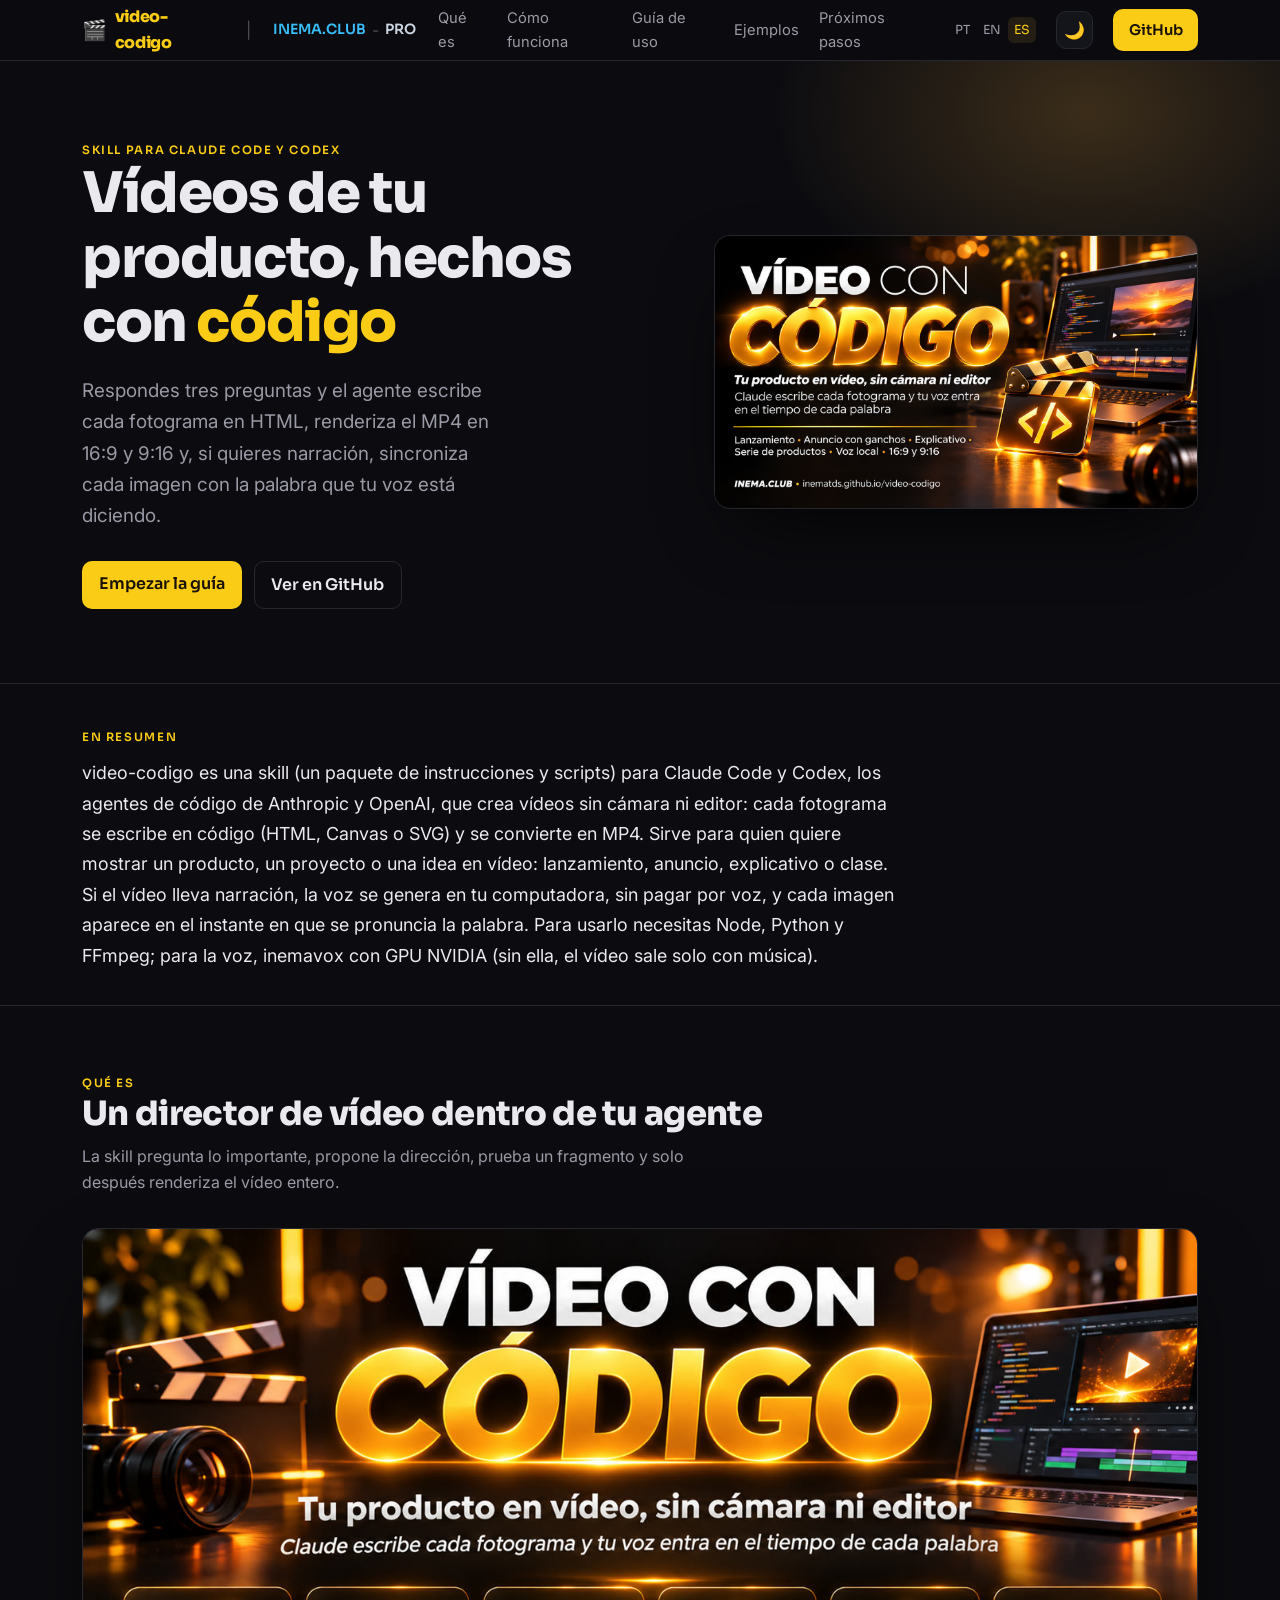
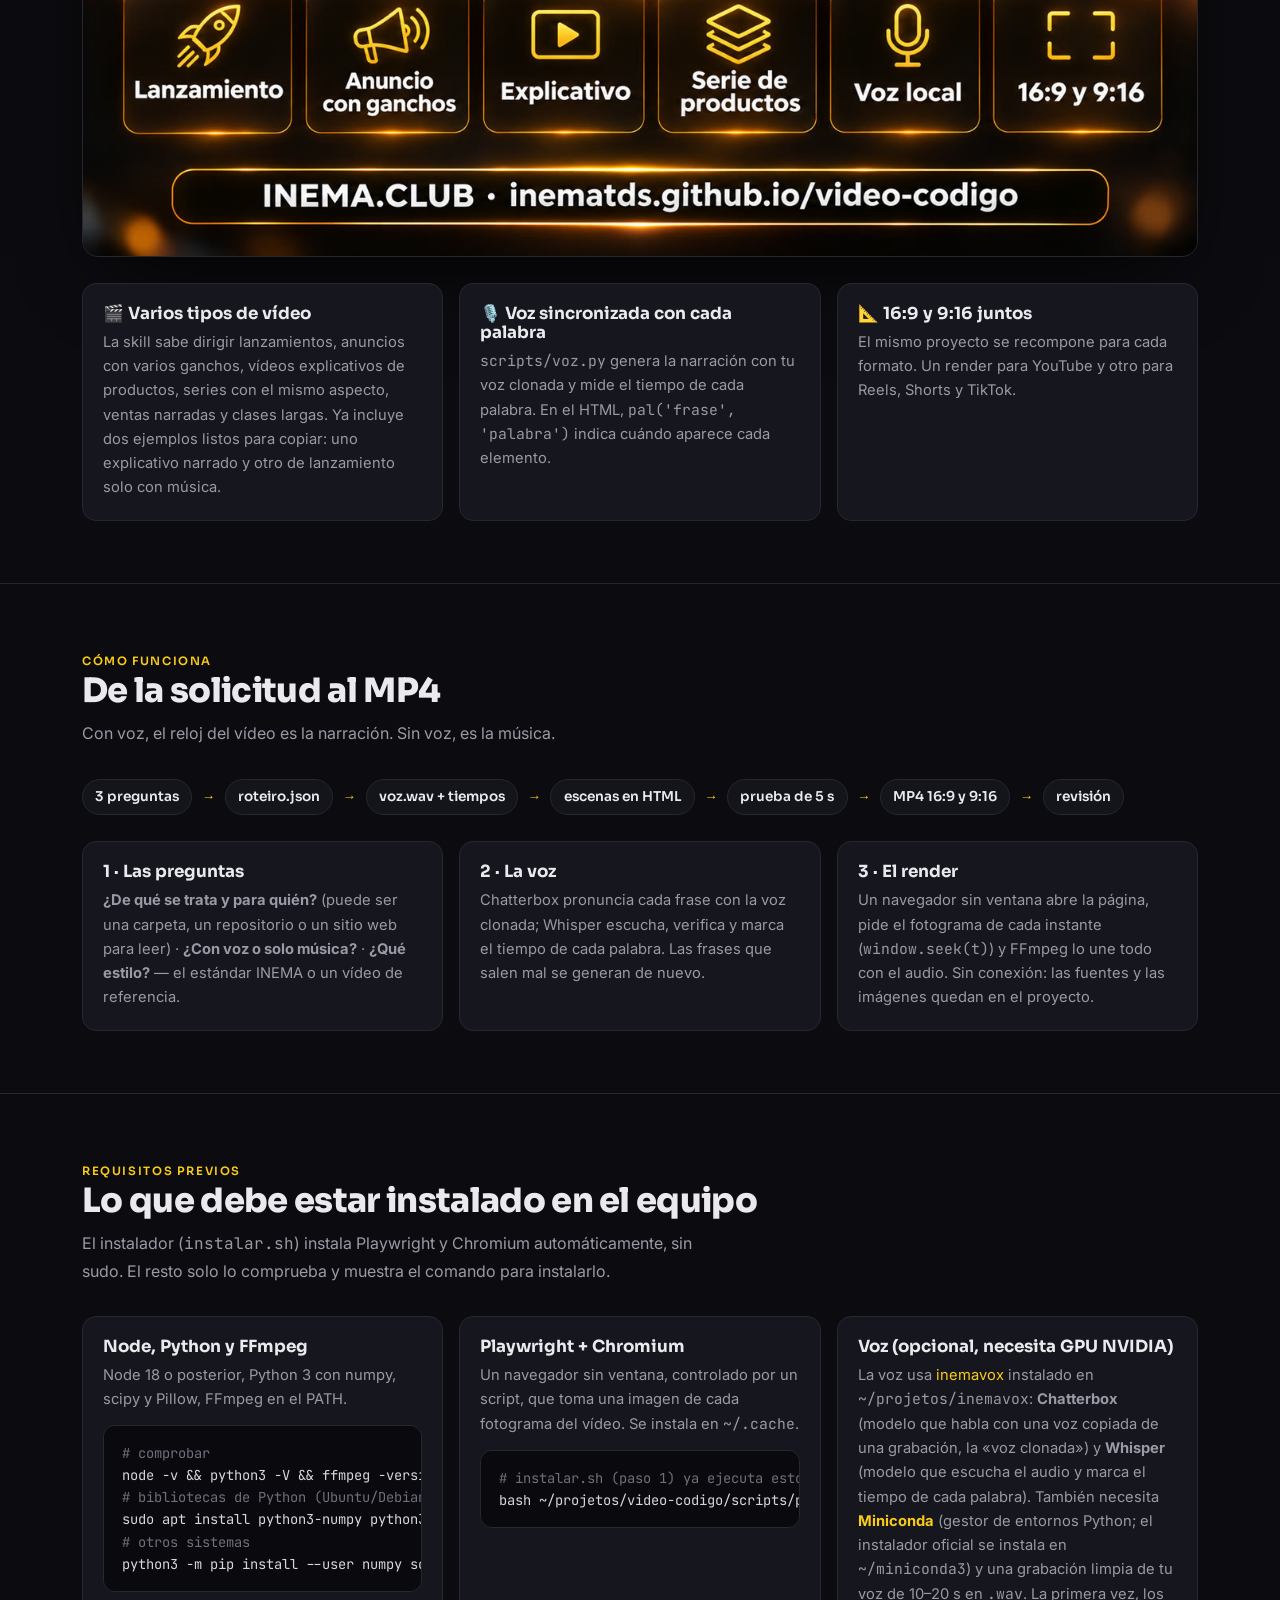
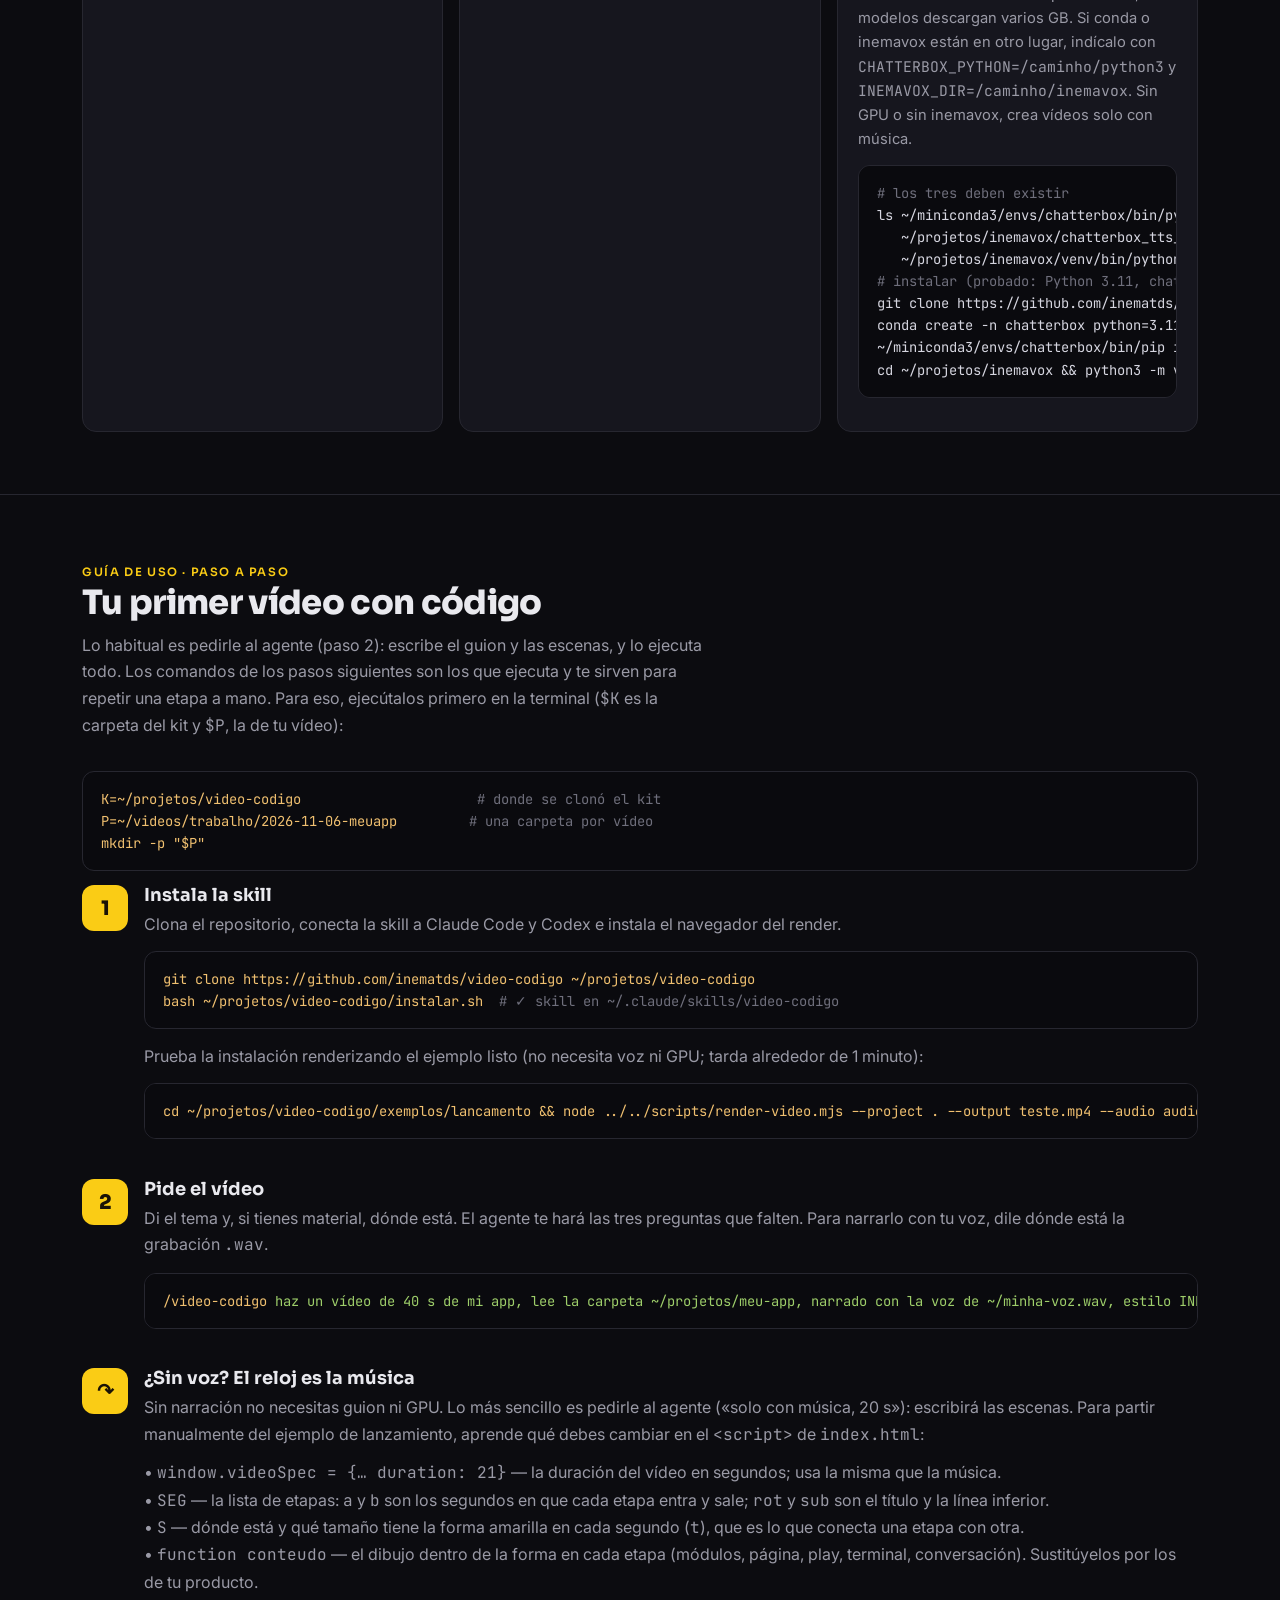
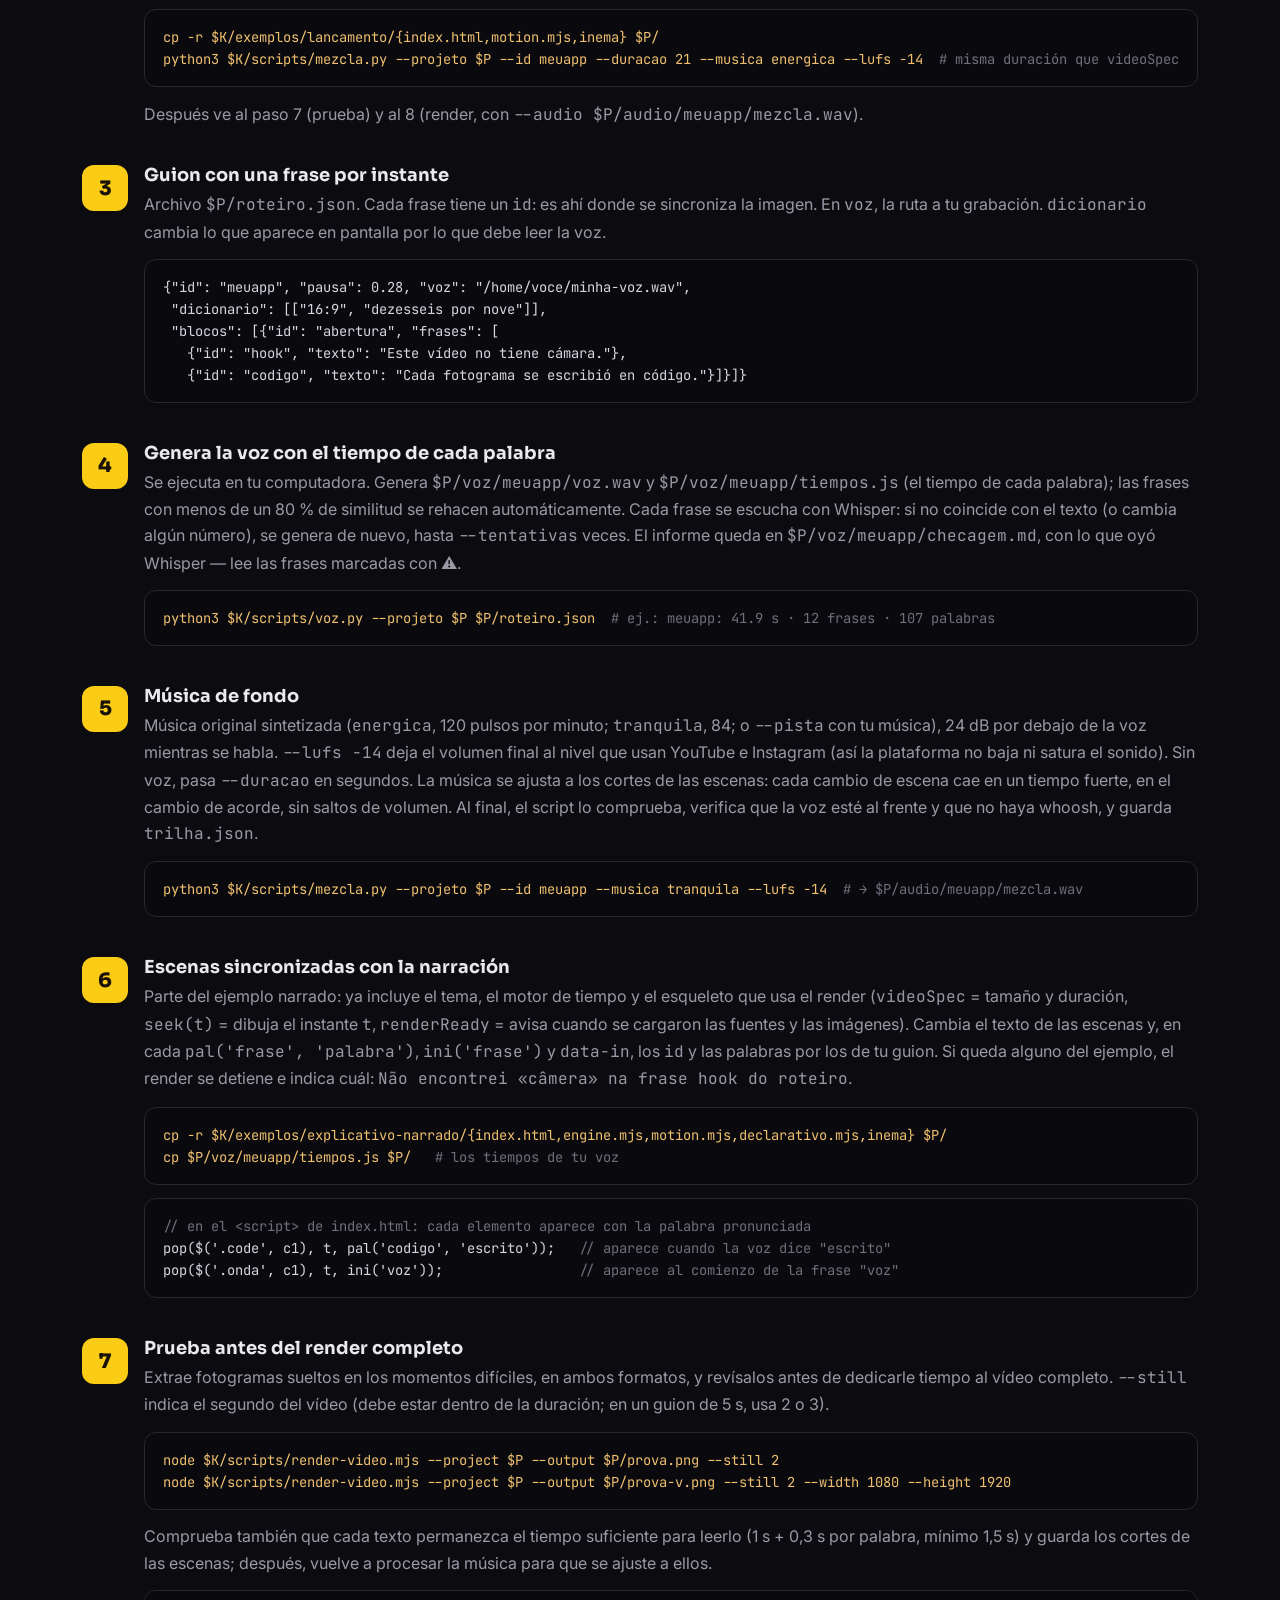
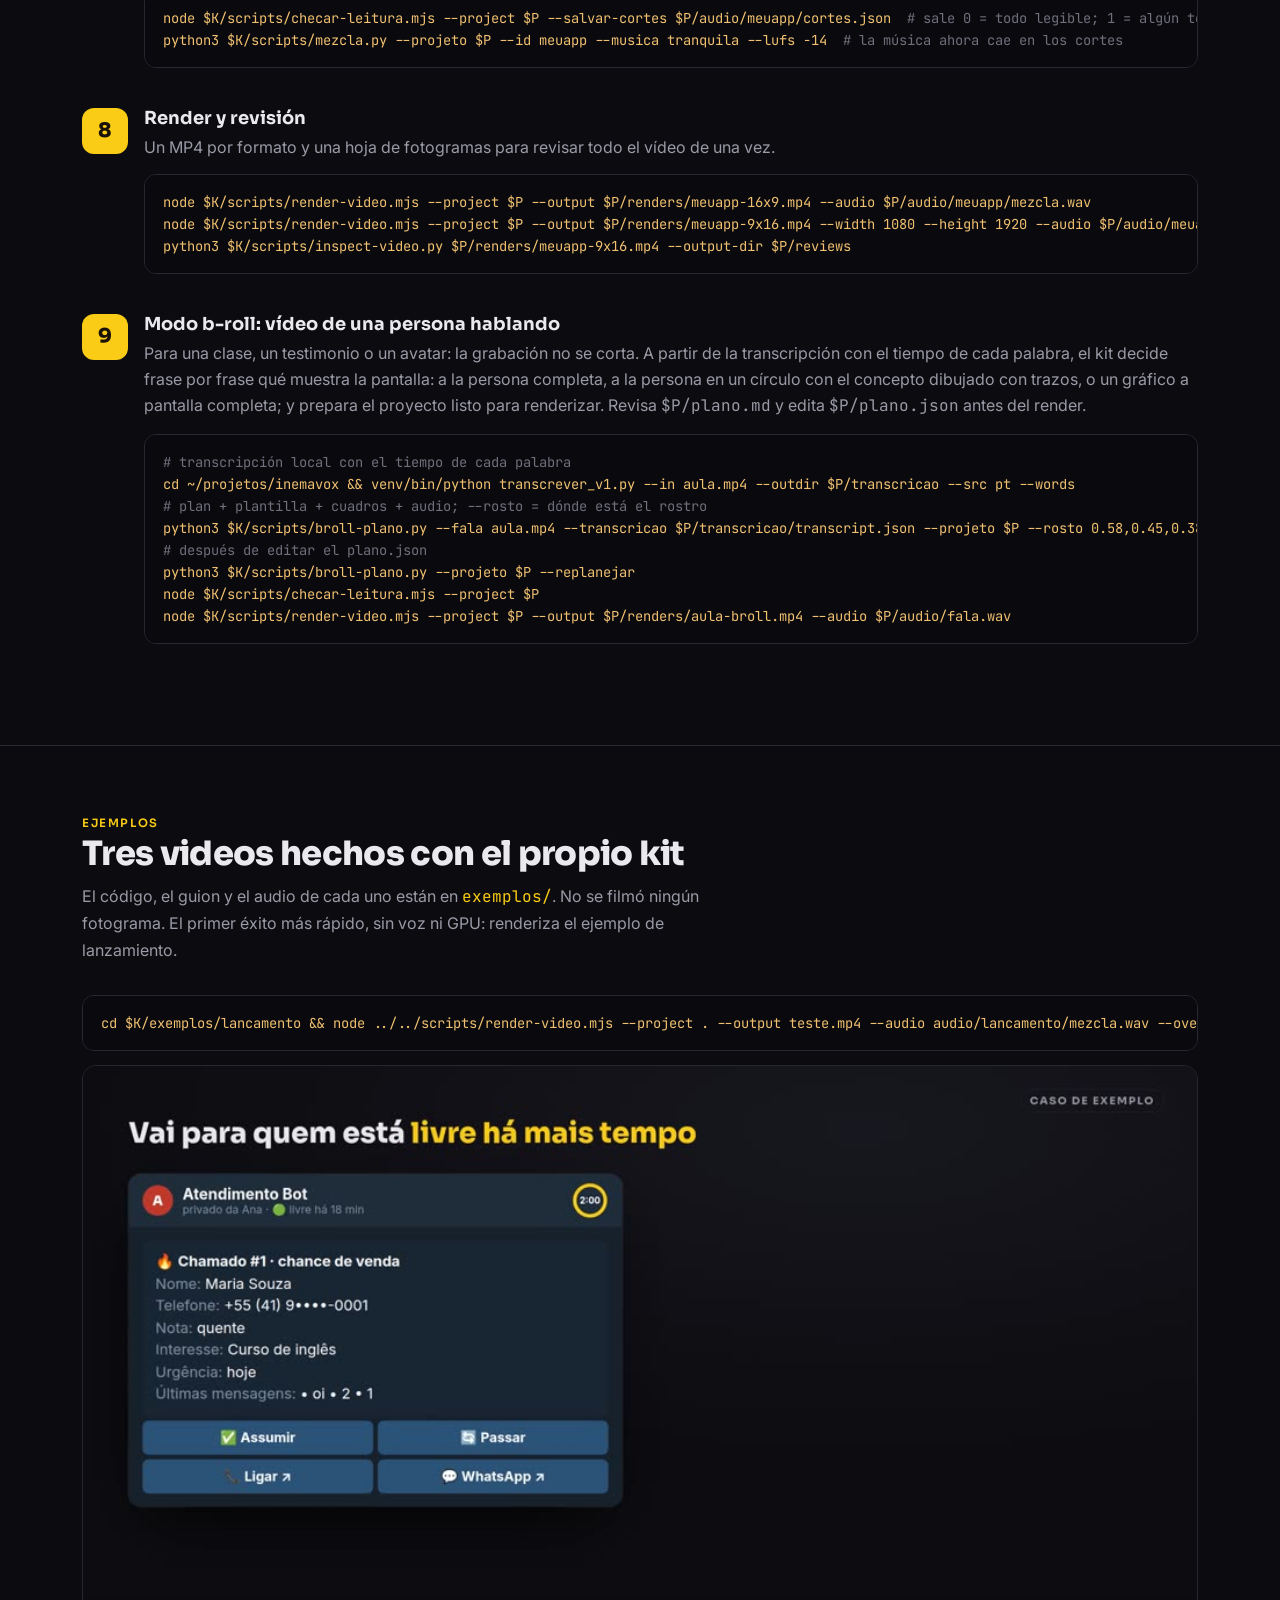
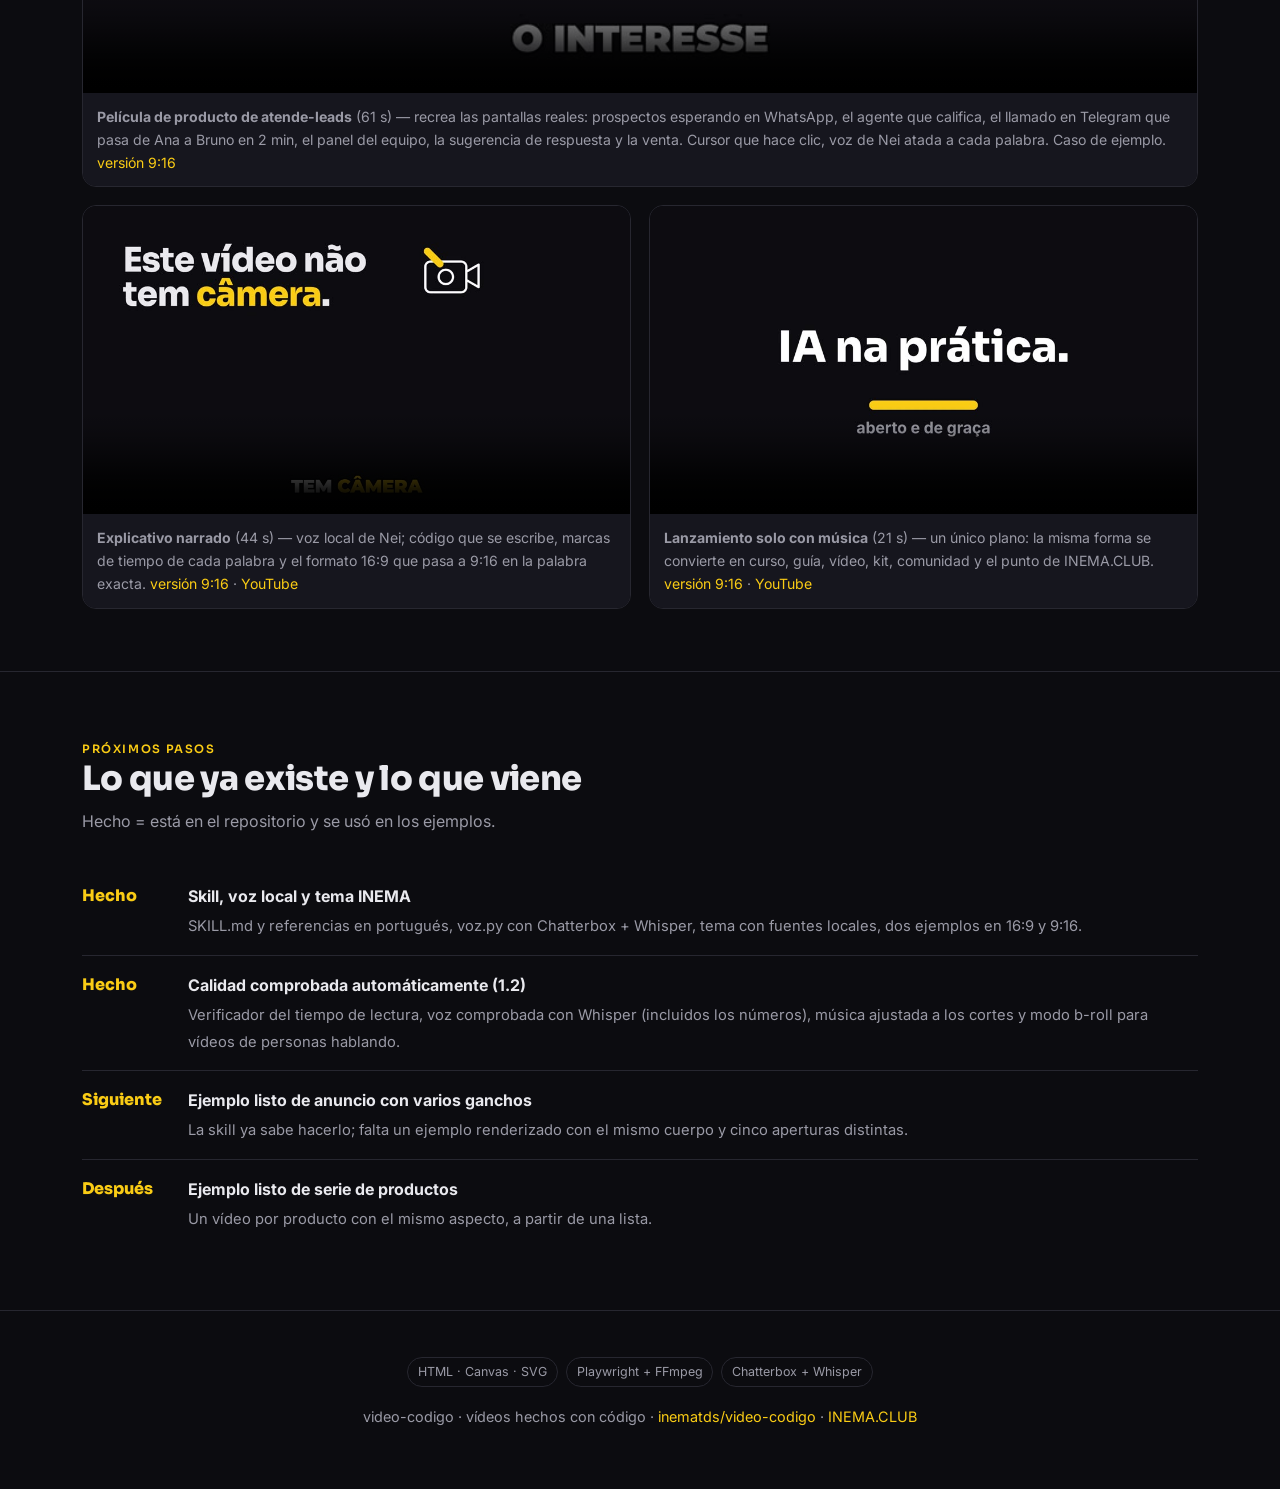
<file: guia/es/index.html>
<!DOCTYPE html>
<html lang="es">
<head>
<meta charset="utf-8">
<meta name="viewport" content="width=device-width, initial-scale=1">
<title>video-codigo — vídeos hechos con código</title>
<meta name="description" content="Skill para Claude Code y Codex que crea vídeos sin cámara: cada fotograma en código, voz local sincronizada con cada palabra, 16:9 y 9:16.">
<link rel="alternate" hreflang="pt-BR" href="https://inematds.github.io/video-codigo/guia/">
<link rel="alternate" hreflang="en" href="https://inematds.github.io/video-codigo/guia/en/">
<link rel="alternate" hreflang="es" href="https://inematds.github.io/video-codigo/guia/es/">
<link rel="preconnect" href="https://fonts.googleapis.com">
<link rel="preconnect" href="https://fonts.gstatic.com" crossorigin>
<link href="https://fonts.googleapis.com/css2?family=Sora:wght@400;600;800&family=Inter:wght@400;500;600&family=JetBrains+Mono:wght@400;600&display=swap" rel="stylesheet">
<style>
  :root{
    --bg:#0c0c10; --bg2:#14141b; --card:#16161e; --line:#272730;
    --txt:#e9e9ee; --mut:#9a9aa6; --amb:#FACC15; --amb2:#f0c070; --sky:#38bdf8; --pro:#cbd5e1;
    color-scheme:dark;
  }
  body.light{
    --bg:#f6f7f9; --bg2:#eceef2; --card:#ffffff; --line:#e1e3ea;
    --txt:#1a1a22; --mut:#5b5b68; --amb:#a16207; --amb2:#a16207; --sky:#0369a1; --pro:#b45309;
    color-scheme:light;
  }
  body.light .hero .glow{opacity:.5}
  body.light pre{background:#0e0e14;color:#d6d6e0}
  body.light pre .c{color:#8a8a98}
  *{box-sizing:border-box}
  html{scroll-behavior:smooth}
  body{margin:0;background:var(--bg);color:var(--txt);font:16px/1.65 Inter,system-ui,sans-serif;-webkit-font-smoothing:antialiased}
  h1,h2,h3{font-family:Sora,sans-serif;line-height:1.15;margin:0}
  a{color:var(--amb);text-decoration:none}
  code,pre{font-family:"JetBrains Mono",monospace}
  .wrap{max-width:1160px;margin:0 auto;padding:0 22px}
  .mut{color:var(--mut)} .amb{color:var(--amb)}
  .chip{display:inline-block;font-size:.72rem;letter-spacing:.14em;text-transform:uppercase;color:var(--amb);font-weight:600;font-family:Sora}
  nav{position:sticky;top:0;z-index:30;backdrop-filter:blur(12px);background:rgba(12,12,16,.78);border-bottom:1px solid var(--line)}
  nav .wrap{display:flex;align-items:center;gap:22px;height:60px}
  nav .brand{display:flex;align-items:center;gap:8px;font-family:Sora;font-weight:800;letter-spacing:-.02em;color:var(--amb)}
  nav .brand .emoji{font-size:1.25rem}
  nav .sep{color:var(--mut);opacity:.45}
  nav .inema{color:var(--sky);font-weight:600;font-size:.88rem;font-family:Sora}
  nav .inema:hover{filter:brightness(1.15)}
  nav .pro{color:var(--pro);font-weight:600;font-size:.88rem;font-family:Sora}
  nav .pro:hover{filter:brightness(1.15)}
  nav .clubpro{display:inline-flex;align-items:center;gap:6px}
  nav .links{margin-left:auto;display:flex;align-items:center;gap:20px;font-size:.92rem}
  nav .links a.sec{color:var(--mut)} nav .links a.sec:hover{color:var(--txt)}
  .lang{display:inline-flex;gap:2px;font-family:Sora;font-size:.78rem}
  .lang a{color:var(--mut);padding:.2em .45em;border-radius:6px} .lang a.on{color:var(--amb);background:rgba(226,162,59,.12)}
  .tgl{background:var(--bg2);border:1px solid var(--line);color:var(--txt);width:38px;height:38px;border-radius:10px;cursor:pointer;display:inline-flex;align-items:center;justify-content:center;font-size:1.05rem}
  .tgl:hover{border-color:var(--amb)}
  .btn{display:inline-block;background:var(--amb);color:#1a1206;font-weight:600;padding:.6em 1.05em;border-radius:10px;font-family:Sora}
  .btn.ghost{background:transparent;color:var(--txt);border:1px solid var(--line)}
  @media(max-width:760px){nav .links a.sec{display:none}}
  @media(max-width:520px){nav .wrap{gap:8px;padding:8px 14px;height:auto;flex-wrap:wrap} nav .links{gap:8px;margin-left:0;width:100%;justify-content:space-between} nav .btn{padding:.45em .7em;font-size:.82rem} .tgl{width:34px;height:34px}}
  .hero{position:relative;overflow:hidden;border-bottom:1px solid var(--line)}
  .hero .glow{position:absolute;inset:-40% -20% auto auto;width:70%;height:600px;background:radial-gradient(closest-side,rgba(226,162,59,.22),transparent 70%);pointer-events:none}
  .hero .wrap{display:grid;grid-template-columns:1.1fr .9fr;gap:40px;align-items:center;padding:74px 22px}
  .hero h1{font-size:clamp(2.2rem,5vw,3.5rem);font-weight:800;letter-spacing:-.025em}
  .hero p.lead{font-size:1.18rem;color:var(--mut);margin:1.1em 0 1.6em;max-width:34ch}
  .hero .cta{display:flex;gap:12px;flex-wrap:wrap}
  .hero figure{margin:0;border-radius:16px;overflow:hidden;border:1px solid var(--line);box-shadow:0 30px 80px -30px #000}
  .hero figure img{width:100%;height:auto;display:block}
  .resumo{padding:38px 0 34px;border-bottom:1px solid var(--line)}
  .resumo p{font-size:1.12rem;line-height:1.7;max-width:74ch;margin:.55em 0 0}
  @media(max-width:780px){.hero .wrap{grid-template-columns:1fr;padding:48px 22px}}
  section{padding:62px 0;border-bottom:1px solid var(--line)}
  section h2{font-size:clamp(1.5rem,3.4vw,2.1rem);font-weight:800;letter-spacing:-.02em}
  section .sub{color:var(--mut);margin:.6em 0 2em;max-width:62ch}
  .grid{display:grid;gap:16px}
  .g3{grid-template-columns:repeat(3,1fr)} .g4{grid-template-columns:repeat(4,1fr)} .g2{grid-template-columns:repeat(2,1fr)}
  @media(max-width:820px){.g3,.g4{grid-template-columns:1fr 1fr}}
  @media(max-width:540px){.g2,.g3,.g4{grid-template-columns:1fr}}
  .card{background:var(--card);border:1px solid var(--line);border-radius:14px;padding:20px}
  .card h3{font-size:1.05rem;margin-bottom:.4em}
  .card p{color:var(--mut);font-size:.92rem;margin:0}
  .num{display:inline-flex;width:30px;height:30px;align-items:center;justify-content:center;border-radius:8px;background:rgba(226,162,59,.14);color:var(--amb);font-family:Sora;font-weight:800;font-size:.9rem;margin-bottom:.7em}
  .flow{display:flex;flex-wrap:wrap;gap:8px;align-items:center;margin-top:10px}
  .flow span{background:var(--bg2);border:1px solid var(--line);border-radius:999px;padding:.45em .9em;font-size:.85rem;font-family:Sora;font-weight:600}
  .flow .arr{color:var(--amb);border:none;background:none;padding:0 .1em}
  pre{background:#0a0a0e;border:1px solid var(--line);border-radius:12px;padding:16px 18px;overflow:auto;font-size:.86rem;line-height:1.6;color:#d6d6e0}
  pre .c{color:#6f6f7c} pre .k{color:var(--amb2)} pre .s{color:#9ece6a}
  .step{display:grid;grid-template-columns:46px minmax(0,1fr);gap:16px;margin-bottom:26px}
  .step>div,.card{min-width:0}
  p code,li code,td code{overflow-wrap:anywhere}
  .step .b{width:46px;height:46px;border-radius:12px;background:var(--amb);color:#1a1206;font-family:Sora;font-weight:800;font-size:1.25rem;display:flex;align-items:center;justify-content:center}
  .step h3{font-size:1.12rem;margin-bottom:.3em}
  .step p{color:var(--mut);margin:.2em 0 .7em}
  .ex{display:grid;grid-template-columns:1fr 1fr;gap:18px}
  @media(max-width:680px){.ex{grid-template-columns:1fr}}
  .ex figure{margin:0;border-radius:14px;overflow:hidden;border:1px solid var(--line)}
  .ex figure img{width:100%;height:auto;display:block}
  .ex figcaption{padding:12px 14px;font-size:.88rem;color:var(--mut);background:var(--card)}
  .phase{display:flex;gap:14px;padding:16px 0;border-bottom:1px solid var(--line)}
  .phase:last-child{border:none}
  .phase .tag{flex:0 0 92px;font-family:Sora;font-weight:800;color:var(--amb)}
  .phase .d strong{display:block;margin-bottom:.2em}
  .phase .d span{color:var(--mut);font-size:.92rem}
  footer{padding:46px 0;text-align:center;color:var(--mut);font-size:.9rem}
  .pill{display:inline-block;border:1px solid var(--line);border-radius:999px;padding:.3em .8em;font-size:.78rem;color:var(--mut);margin:0 4px}
</style>
</head>
<body>

<nav><div class="wrap">
  <a class="brand" href="#top"><span class="emoji">🎬</span> video-codigo</a>
  <span class="sep">|</span>
  <span class="clubpro">
    <a class="inema" href="https://inema.club" target="_blank" rel="noopener">INEMA.CLUB</a>
    <span class="sep">-</span>
    <a class="pro" href="https://inema.pro" target="_blank" rel="noopener">PRO</a>
  </span>
  <div class="links">
    <a class="sec" href="#oque">Qué es</a>
    <a class="sec" href="#fluxo">Cómo funciona</a>
    <a class="sec" href="#guia">Guía de uso</a>
    <a class="sec" href="#exemplos">Ejemplos</a>
    <a class="sec" href="#roadmap">Próximos pasos</a>
    <span class="lang"><a href="../">PT</a><a href="../en/">EN</a><a class="on" href="./">ES</a></span>
    <button class="tgl" id="themeToggle" aria-label="Cambiar tema" title="Cambiar tema">🌙</button>
    <a class="btn" href="https://github.com/inematds/video-codigo" target="_blank" rel="noopener">GitHub</a>
  </div>
</div></nav>

<header class="hero" id="top">
  <div class="glow"></div>
  <div class="wrap">
    <div>
      <span class="chip">Skill para Claude Code y Codex</span>
      <h1>Vídeos de tu producto, hechos con <span class="amb">código</span></h1>
      <p class="lead">Respondes tres preguntas y el agente escribe cada fotograma en HTML, renderiza el MP4 en 16:9 y 9:16 y, si quieres narración, sincroniza cada imagen con la palabra que tu voz está diciendo.</p>
      <div class="cta">
        <a class="btn" href="#guia">Empezar la guía</a>
        <a class="btn ghost" href="https://github.com/inematds/video-codigo" target="_blank" rel="noopener">Ver en GitHub</a>
      </div>
    </div>
    <figure><img src="../assets/banner-es.jpg" alt="Banner: vídeo creado con código, tu producto en vídeo sin cámara ni editor"></figure>
  </div>
</header>

<section id="resumo" class="resumo"><div class="wrap">
  <span class="chip">En resumen</span>
  <p>video-codigo es una skill (un paquete de instrucciones y scripts) para Claude Code y Codex, los agentes de código de Anthropic y OpenAI, que crea vídeos sin cámara ni editor: cada fotograma se escribe en código (HTML, Canvas o SVG) y se convierte en MP4. Sirve para quien quiere mostrar un producto, un proyecto o una idea en vídeo: lanzamiento, anuncio, explicativo o clase. Si el vídeo lleva narración, la voz se genera en tu computadora, sin pagar por voz, y cada imagen aparece en el instante en que se pronuncia la palabra. Para usarlo necesitas Node, Python y FFmpeg; para la voz, inemavox con GPU NVIDIA (sin ella, el vídeo sale solo con música).</p>
</div></section>

<section id="oque"><div class="wrap">
  <span class="chip">Qué es</span>
  <h2>Un director de vídeo dentro de tu agente</h2>
  <p class="sub">La skill pregunta lo importante, propone la dirección, prueba un fragmento y solo después renderiza el vídeo entero.</p>
  <figure style="margin:0 0 26px;border-radius:16px;overflow:hidden;border:1px solid var(--line);box-shadow:0 30px 80px -30px #000"><img src="../assets/banner-grade-es.jpg" alt="Los seis tipos de vídeo: lanzamiento, anuncio con ganchos, explicativo, serie de productos, voz local, 16:9 y 9:16" loading="lazy" style="width:100%;display:block"></figure>
  <div class="grid g3">
    <div class="card"><h3>🎬 Varios tipos de vídeo</h3><p>La skill sabe dirigir lanzamientos, anuncios con varios ganchos, vídeos explicativos de productos, series con el mismo aspecto, ventas narradas y clases largas. Ya incluye dos ejemplos listos para copiar: uno explicativo narrado y otro de lanzamiento solo con música.</p></div>
    <div class="card"><h3>🎙️ Voz sincronizada con cada palabra</h3><p><code>scripts/voz.py</code> genera la narración con tu voz clonada y mide el tiempo de cada palabra. En el HTML, <code>pal('frase', 'palabra')</code> indica cuándo aparece cada elemento.</p></div>
    <div class="card"><h3>📐 16:9 y 9:16 juntos</h3><p>El mismo proyecto se recompone para cada formato. Un render para YouTube y otro para Reels, Shorts y TikTok.</p></div>
  </div>
</div></section>

<section id="fluxo"><div class="wrap">
  <span class="chip">Cómo funciona</span>
  <h2>De la solicitud al MP4</h2>
  <p class="sub">Con voz, el reloj del vídeo es la narración. Sin voz, es la música.</p>
  <div class="flow">
    <span>3 preguntas</span><span class="arr">→</span>
    <span>roteiro.json</span><span class="arr">→</span>
    <span>voz.wav + tiempos</span><span class="arr">→</span>
    <span>escenas en HTML</span><span class="arr">→</span>
    <span>prueba de 5 s</span><span class="arr">→</span>
    <span>MP4 16:9 y 9:16</span><span class="arr">→</span>
    <span>revisión</span>
  </div>
  <div class="grid g3" style="margin-top:26px">
    <div class="card"><h3>1 · Las preguntas</h3><p><b>¿De qué se trata y para quién?</b> (puede ser una carpeta, un repositorio o un sitio web para leer) · <b>¿Con voz o solo música?</b> · <b>¿Qué estilo?</b> — el estándar INEMA o un vídeo de referencia.</p></div>
    <div class="card"><h3>2 · La voz</h3><p>Chatterbox pronuncia cada frase con la voz clonada; Whisper escucha, verifica y marca el tiempo de cada palabra. Las frases que salen mal se generan de nuevo.</p></div>
    <div class="card"><h3>3 · El render</h3><p>Un navegador sin ventana abre la página, pide el fotograma de cada instante (<code>window.seek(t)</code>) y FFmpeg lo une todo con el audio. Sin conexión: las fuentes y las imágenes quedan en el proyecto.</p></div>
  </div>
</div></section>

<section id="pre"><div class="wrap">
  <span class="chip">Requisitos previos</span>
  <h2>Lo que debe estar instalado en el equipo</h2>
  <p class="sub">El instalador (<code>instalar.sh</code>) instala Playwright y Chromium automáticamente, sin sudo. El resto solo lo comprueba y muestra el comando para instalarlo.</p>
  <div class="grid g3">
    <div class="card"><h3>Node, Python y FFmpeg</h3><p>Node 18 o posterior, Python 3 con numpy, scipy y Pillow, FFmpeg en el PATH.</p><pre><span class="c"># comprobar</span>
node -v && python3 -V && ffmpeg -version | head -1
<span class="c"># bibliotecas de Python (Ubuntu/Debian)</span>
sudo apt install python3-numpy python3-scipy python3-pil
<span class="c"># otros sistemas</span>
python3 -m pip install --user numpy scipy pillow</pre></div>
    <div class="card"><h3>Playwright + Chromium</h3><p>Un navegador sin ventana, controlado por un script, que toma una imagen de cada fotograma del vídeo. Se instala en <code>~/.cache</code>.</p><pre><span class="c"># instalar.sh (paso 1) ya ejecuta esto</span>
bash ~/projetos/video-codigo/scripts/preparar-entorno.sh</pre></div>
    <div class="card"><h3>Voz (opcional, necesita GPU NVIDIA)</h3><p>La voz usa <a href="https://github.com/inematds/inemavox" target="_blank" rel="noopener">inemavox</a> instalado en <code>~/projetos/inemavox</code>: <b>Chatterbox</b> (modelo que habla con una voz copiada de una grabación, la «voz clonada») y <b>Whisper</b> (modelo que escucha el audio y marca el tiempo de cada palabra). También necesita <b><a href="https://docs.conda.io/en/latest/miniconda.html" target="_blank" rel="noopener">Miniconda</a></b> (gestor de entornos Python; el instalador oficial se instala en <code>~/miniconda3</code>) y una grabación limpia de tu voz de 10–20 s en <code>.wav</code>. La primera vez, los modelos descargan varios GB. Si conda o inemavox están en otro lugar, indícalo con <code>CHATTERBOX_PYTHON=/caminho/python3</code> y <code>INEMAVOX_DIR=/caminho/inemavox</code>. Sin GPU o sin inemavox, crea vídeos solo con música.</p><pre><span class="c"># los tres deben existir</span>
ls ~/miniconda3/envs/chatterbox/bin/python3 \
   ~/projetos/inemavox/chatterbox_tts_worker.py \
   ~/projetos/inemavox/venv/bin/python
<span class="c"># instalar (probado: Python 3.11, chatterbox-tts 0.1.6)</span>
git clone https://github.com/inematds/inemavox ~/projetos/inemavox
conda create -n chatterbox python=3.11 -y
~/miniconda3/envs/chatterbox/bin/pip install chatterbox-tts==0.1.6
cd ~/projetos/inemavox && python3 -m venv venv && venv/bin/pip install faster-whisper soundfile numpy</pre></div>
  </div>
</div></section>

<section id="guia"><div class="wrap">
  <span class="chip">Guía de uso · paso a paso</span>
  <h2>Tu primer vídeo con código</h2>
  <p class="sub">Lo habitual es pedirle al agente (paso 2): escribe el guion y las escenas, y lo ejecuta todo. Los comandos de los pasos siguientes son los que ejecuta y te sirven para repetir una etapa a mano. Para eso, ejecútalos primero en la terminal (<code>$K</code> es la carpeta del kit y <code>$P</code>, la de tu vídeo):</p>
<pre><span class="k">K=~/projetos/video-codigo</span>                      <span class="c"># donde se clonó el kit</span>
<span class="k">P=~/videos/trabalho/2026-11-06-meuapp</span>         <span class="c"># una carpeta por vídeo</span>
<span class="k">mkdir -p "$P"</span></pre>

  <div class="step"><div class="b">1</div><div>
    <h3>Instala la skill</h3>
    <p>Clona el repositorio, conecta la skill a Claude Code y Codex e instala el navegador del render.</p>
<pre><span class="k">git clone https://github.com/inematds/video-codigo ~/projetos/video-codigo</span>
<span class="k">bash ~/projetos/video-codigo/instalar.sh</span>  <span class="c"># ✓ skill en ~/.claude/skills/video-codigo</span></pre>
    <p>Prueba la instalación renderizando el ejemplo listo (no necesita voz ni GPU; tarda alrededor de 1 minuto):</p>
<pre><span class="k">cd ~/projetos/video-codigo/exemplos/lancamento && node ../../scripts/render-video.mjs --project . --output teste.mp4 --audio audio/lancamento/mezcla.wav --overwrite</span></pre>
  </div></div>

  <div class="step"><div class="b">2</div><div>
    <h3>Pide el vídeo</h3>
    <p>Di el tema y, si tienes material, dónde está. El agente te hará las tres preguntas que falten. Para narrarlo con tu voz, dile dónde está la grabación <code>.wav</code>.</p>
<pre><span class="k">/video-codigo</span> <span class="s">haz un vídeo de 40 s de mi app, lee la carpeta ~/projetos/meu-app, narrado con la voz de ~/minha-voz.wav, estilo INEMA</span></pre>
  </div></div>

  <div class="step"><div class="b">↷</div><div>
    <h3>¿Sin voz? El reloj es la música</h3>
    <p>Sin narración no necesitas guion ni GPU. Lo más sencillo es pedirle al agente («solo con música, 20 s»): escribirá las escenas. Para partir manualmente del ejemplo de lanzamiento, aprende qué debes cambiar en el <code>&lt;script&gt;</code> de <code>index.html</code>:</p>
    <p>• <code>window.videoSpec = {… duration: 21}</code> — la duración del vídeo en segundos; usa la misma que la música.<br>
    • <code>SEG</code> — la lista de etapas: <code>a</code> y <code>b</code> son los segundos en que cada etapa entra y sale; <code>rot</code> y <code>sub</code> son el título y la línea inferior.<br>
    • <code>S</code> — dónde está y qué tamaño tiene la forma amarilla en cada segundo (<code>t</code>), que es lo que conecta una etapa con otra.<br>
    • <code>function conteudo</code> — el dibujo dentro de la forma en cada etapa (módulos, página, play, terminal, conversación). Sustitúyelos por los de tu producto.</p>
<pre><span class="k">cp -r $K/exemplos/lancamento/{index.html,motion.mjs,inema} $P/</span>
<span class="k">python3 $K/scripts/mezcla.py --projeto $P --id meuapp --duracao 21 --musica energica --lufs -14</span>  <span class="c"># misma duración que videoSpec</span></pre>
    <p>Después ve al paso 7 (prueba) y al 8 (render, con <code>--audio $P/audio/meuapp/mezcla.wav</code>).</p>
  </div></div>

  <div class="step"><div class="b">3</div><div>
    <h3>Guion con una frase por instante</h3>
    <p>Archivo <code>$P/roteiro.json</code>. Cada frase tiene un <code>id</code>: es ahí donde se sincroniza la imagen. En <code>voz</code>, la ruta a tu grabación. <code>dicionario</code> cambia lo que aparece en pantalla por lo que debe leer la voz.</p>
<pre>{"id": "meuapp", "pausa": 0.28, "voz": "/home/voce/minha-voz.wav",
 "dicionario": [["16:9", "dezesseis por nove"]],
 "blocos": [{"id": "abertura", "frases": [
   {"id": "hook", "texto": "Este vídeo no tiene cámara."},
   {"id": "codigo", "texto": "Cada fotograma se escribió en código."}]}]}</pre>
  </div></div>

  <div class="step"><div class="b">4</div><div>
    <h3>Genera la voz con el tiempo de cada palabra</h3>
    <p>Se ejecuta en tu computadora. Genera <code>$P/voz/meuapp/voz.wav</code> y <code>$P/voz/meuapp/tiempos.js</code> (el tiempo de cada palabra); las frases con menos de un 80 % de similitud se rehacen automáticamente. Cada frase se escucha con Whisper: si no coincide con el texto (o cambia algún número), se genera de nuevo, hasta <code>--tentativas</code> veces. El informe queda en <code>$P/voz/meuapp/checagem.md</code>, con lo que oyó Whisper — lee las frases marcadas con ⚠.</p>
<pre><span class="k">python3 $K/scripts/voz.py --projeto $P $P/roteiro.json</span>  <span class="c"># ej.: meuapp: 41.9 s · 12 frases · 107 palabras</span></pre>
  </div></div>

  <div class="step"><div class="b">5</div><div>
    <h3>Música de fondo</h3>
    <p>Música original sintetizada (<code>energica</code>, 120 pulsos por minuto; <code>tranquila</code>, 84; o <code>--pista</code> con tu música), 24 dB por debajo de la voz mientras se habla. <code>--lufs -14</code> deja el volumen final al nivel que usan YouTube e Instagram (así la plataforma no baja ni satura el sonido). Sin voz, pasa <code>--duracao</code> en segundos. La música se ajusta a los cortes de las escenas: cada cambio de escena cae en un tiempo fuerte, en el cambio de acorde, sin saltos de volumen. Al final, el script lo comprueba, verifica que la voz esté al frente y que no haya whoosh, y guarda <code>trilha.json</code>.</p>
<pre><span class="k">python3 $K/scripts/mezcla.py --projeto $P --id meuapp --musica tranquila --lufs -14</span>  <span class="c"># → $P/audio/meuapp/mezcla.wav</span></pre>
  </div></div>

  <div class="step"><div class="b">6</div><div>
    <h3>Escenas sincronizadas con la narración</h3>
    <p>Parte del ejemplo narrado: ya incluye el tema, el motor de tiempo y el esqueleto que usa el render (<code>videoSpec</code> = tamaño y duración, <code>seek(t)</code> = dibuja el instante <code>t</code>, <code>renderReady</code> = avisa cuando se cargaron las fuentes y las imágenes). Cambia el texto de las escenas y, en cada <code>pal('frase', 'palabra')</code>, <code>ini('frase')</code> y <code>data-in</code>, los <code>id</code> y las palabras por los de tu guion. Si queda alguno del ejemplo, el render se detiene e indica cuál: <code>Não encontrei «câmera» na frase hook do roteiro</code>.</p>
<pre><span class="k">cp -r $K/exemplos/explicativo-narrado/{index.html,engine.mjs,motion.mjs,declarativo.mjs,inema} $P/</span>
<span class="k">cp $P/voz/meuapp/tiempos.js $P/</span>   <span class="c"># los tiempos de tu voz</span></pre>
<pre><span class="c">// en el &lt;script&gt; de index.html: cada elemento aparece con la palabra pronunciada</span>
pop($('.code', c1), t, pal('codigo', 'escrito'));   <span class="c">// aparece cuando la voz dice "escrito"</span>
pop($('.onda', c1), t, ini('voz'));                 <span class="c">// aparece al comienzo de la frase "voz"</span></pre>
  </div></div>

  <div class="step"><div class="b">7</div><div>
    <h3>Prueba antes del render completo</h3>
    <p>Extrae fotogramas sueltos en los momentos difíciles, en ambos formatos, y revísalos antes de dedicarle tiempo al vídeo completo. <code>--still</code> indica el segundo del vídeo (debe estar dentro de la duración; en un guion de 5 s, usa 2 o 3).</p>
<pre><span class="k">node $K/scripts/render-video.mjs --project $P --output $P/prova.png --still 2</span>
<span class="k">node $K/scripts/render-video.mjs --project $P --output $P/prova-v.png --still 2 --width 1080 --height 1920</span></pre>
    <p>Comprueba también que cada texto permanezca el tiempo suficiente para leerlo (1 s + 0,3 s por palabra, mínimo 1,5 s) y guarda los cortes de las escenas; después, vuelve a procesar la música para que se ajuste a ellos.</p>
<pre><span class="k">node $K/scripts/checar-leitura.mjs --project $P --salvar-cortes $P/audio/meuapp/cortes.json</span>  <span class="c"># sale 0 = todo legible; 1 = algún texto desaparece demasiado pronto</span>
<span class="k">python3 $K/scripts/mezcla.py --projeto $P --id meuapp --musica tranquila --lufs -14</span>  <span class="c"># la música ahora cae en los cortes</span></pre>
  </div></div>

  <div class="step"><div class="b">8</div><div>
    <h3>Render y revisión</h3>
    <p>Un MP4 por formato y una hoja de fotogramas para revisar todo el vídeo de una vez.</p>
<pre><span class="k">node $K/scripts/render-video.mjs --project $P --output $P/renders/meuapp-16x9.mp4 --audio $P/audio/meuapp/mezcla.wav</span>
<span class="k">node $K/scripts/render-video.mjs --project $P --output $P/renders/meuapp-9x16.mp4 --width 1080 --height 1920 --audio $P/audio/meuapp/mezcla.wav</span>
<span class="k">python3 $K/scripts/inspect-video.py $P/renders/meuapp-9x16.mp4 --output-dir $P/reviews</span></pre>
  </div></div>

  <div class="step"><div class="b">9</div><div>
    <h3>Modo b-roll: vídeo de una persona hablando</h3>
    <p>Para una clase, un testimonio o un avatar: la grabación no se corta. A partir de la transcripción con el tiempo de cada palabra, el kit decide frase por frase qué muestra la pantalla: a la persona completa, a la persona en un círculo con el concepto dibujado con trazos, o un gráfico a pantalla completa; y prepara el proyecto listo para renderizar. Revisa <code>$P/plano.md</code> y edita <code>$P/plano.json</code> antes del render.</p>
<pre><span class="c"># transcripción local con el tiempo de cada palabra</span>
<span class="k">cd ~/projetos/inemavox && venv/bin/python transcrever_v1.py --in aula.mp4 --outdir $P/transcricao --src pt --words</span>
<span class="c"># plan + plantilla + cuadros + audio; --rosto = dónde está el rostro</span>
<span class="k">python3 $K/scripts/broll-plano.py --fala aula.mp4 --transcricao $P/transcricao/transcript.json --projeto $P --rosto 0.58,0.45,0.38</span>
<span class="c"># después de editar el plano.json</span>
<span class="k">python3 $K/scripts/broll-plano.py --projeto $P --replanejar</span>
<span class="k">node $K/scripts/checar-leitura.mjs --project $P</span>
<span class="k">node $K/scripts/render-video.mjs --project $P --output $P/renders/aula-broll.mp4 --audio $P/audio/fala.wav</span></pre>
  </div></div>
</div></section>

<section id="exemplos"><div class="wrap">
  <span class="chip">Ejemplos</span>
  <h2>Tres videos hechos con el propio kit</h2>
  <p class="sub">El código, el guion y el audio de cada uno están en <a href="https://github.com/inematds/video-codigo/tree/main/exemplos" target="_blank" rel="noopener"><code>exemplos/</code></a>. No se filmó ningún fotograma. El primer éxito más rápido, sin voz ni GPU: renderiza el ejemplo de lanzamiento.</p>
<pre><span class="k">cd $K/exemplos/lancamento && node ../../scripts/render-video.mjs --project . --output teste.mp4 --audio audio/lancamento/mezcla.wav --overwrite</span></pre>
  <div class="ex">
    <figure style="grid-column:1/-1"><video controls preload="none" playsinline poster="../assets/atende-16x9.jpg" src="../../renders/atende-es-16x9.mp4" style="width:100%;display:block"></video><figcaption><b>Película de producto de atende-leads</b> (61 s) — recrea las pantallas reales: prospectos esperando en WhatsApp, el agente que califica, el llamado en Telegram que pasa de Ana a Bruno en 2 min, el panel del equipo, la sugerencia de respuesta y la venta. Cursor que hace clic, voz de Nei atada a cada palabra. Caso de ejemplo. <a href="../../renders/atende-es-9x16.mp4">versión 9:16</a></figcaption></figure>
    <figure><video controls preload="none" playsinline poster="../assets/explicativo-16x9.jpg" src="../../renders/explicativo-16x9.mp4" style="width:100%;display:block"></video><figcaption><b>Explicativo narrado</b> (44 s) — voz local de Nei; código que se escribe, marcas de tiempo de cada palabra y el formato 16:9 que pasa a 9:16 en la palabra exacta. <a href="../../renders/explicativo-9x16.mp4">versión 9:16</a> · <a href="https://www.youtube.com/watch?v=tkT2I6nrMAk" target="_blank" rel="noopener">YouTube</a></figcaption></figure>
    <figure><video controls preload="none" playsinline poster="../assets/lancamento-16x9.jpg" src="../../renders/lancamento-16x9.mp4" style="width:100%;display:block"></video><figcaption><b>Lanzamiento solo con música</b> (21 s) — un único plano: la misma forma se convierte en curso, guía, vídeo, kit, comunidad y el punto de INEMA.CLUB. <a href="../../renders/lancamento-9x16.mp4">versión 9:16</a> · <a href="https://www.youtube.com/watch?v=IJ-qZQ1drBc" target="_blank" rel="noopener">YouTube</a></figcaption></figure>
  </div>
</div></section>

<section id="roadmap"><div class="wrap">
  <span class="chip">Próximos pasos</span>
  <h2>Lo que ya existe y lo que viene</h2>
  <p class="sub">Hecho = está en el repositorio y se usó en los ejemplos.</p>
  <div class="phase"><div class="tag">Hecho</div><div class="d"><strong>Skill, voz local y tema INEMA</strong><span>SKILL.md y referencias en portugués, voz.py con Chatterbox + Whisper, tema con fuentes locales, dos ejemplos en 16:9 y 9:16.</span></div></div>
  <div class="phase"><div class="tag">Hecho</div><div class="d"><strong>Calidad comprobada automáticamente (1.2)</strong><span>Verificador del tiempo de lectura, voz comprobada con Whisper (incluidos los números), música ajustada a los cortes y modo b-roll para vídeos de personas hablando.</span></div></div>
  <div class="phase"><div class="tag">Siguiente</div><div class="d"><strong>Ejemplo listo de anuncio con varios ganchos</strong><span>La skill ya sabe hacerlo; falta un ejemplo renderizado con el mismo cuerpo y cinco aperturas distintas.</span></div></div>
  <div class="phase"><div class="tag">Después</div><div class="d"><strong>Ejemplo listo de serie de productos</strong><span>Un vídeo por producto con el mismo aspecto, a partir de una lista.</span></div></div>
</div></section>

<footer>
  <div class="wrap">
    <div class="pill">HTML · Canvas · SVG</div><div class="pill">Playwright + FFmpeg</div><div class="pill">Chatterbox + Whisper</div>
    <p style="margin-top:18px">video-codigo · vídeos hechos con código ·
      <a href="https://github.com/inematds/video-codigo">inematds/video-codigo</a> ·
      <a href="https://inema.club">INEMA.CLUB</a></p>
  </div>
</footer>

<script>
  (function(){
    var KEY='video-codigo-theme';
    var b=document.body, t=document.getElementById('themeToggle');
    if(localStorage.getItem(KEY)==='light'){ b.classList.add('light'); t.textContent='☀️'; }
    t.addEventListener('click',function(){
      var light=b.classList.toggle('light');
      t.textContent=light?'☀️':'🌙';
      localStorage.setItem(KEY, light?'light':'dark');
    });
  })();
</script>
</body>
</html>
</file>
<file: exemplos/explicativo-narrado/inema/tema.css>
/* Tema INEMA para vídeos com código — cores e fontes do DESIGN.md (fundo #0c0c10, amarelo #FACC15, Sora + Inter).
   Copie a pasta assets/inema/ para dentro do projeto do vídeo: o render bloqueia rede, as fontes precisam ser locais. */
@font-face{font-family:Sora;font-weight:100 900;src:url(fonts/Sora.ttf) format('truetype')}
@font-face{font-family:Inter;font-weight:400 500;src:url(fonts/Inter-Regular.ttf) format('truetype')}
@font-face{font-family:Inter;font-weight:600 900;src:url(fonts/Inter-Bold.ttf) format('truetype')}
@font-face{font-family:'JetBrains Mono';font-weight:400;src:url(fonts/JetBrainsMono-Regular.ttf) format('truetype')}
@font-face{font-family:'JetBrains Mono';font-weight:700;src:url(fonts/JetBrainsMono-Bold.ttf) format('truetype')}
@font-face{font-family:Montserrat;font-weight:900;src:url(fonts/Montserrat-Black.ttf) format('truetype')}

:root{
  --bg:#0c0c10; --bg2:#14141b; --card:#16161e; --line:#272730;
  --txt:#e9e9ee; --mut:#9a9aa6; --amb:#FACC15; --amb-ink:#1a1206; --sky:#38bdf8;
  --titulos:Sora,sans-serif; --texto:Inter,sans-serif; --mono:'JetBrains Mono',monospace;
  --tinta:#fff; --acento:#FACC15;
}
html,body{margin:0;background:var(--bg);color:var(--txt);font-family:var(--texto);overflow:hidden}

/* Legenda INEMA: até 3 palavras, Montserrat Black, contorno preto, palavra dita em amarelo. */
#subs{position:absolute;left:0;right:0;bottom:64px;display:flex;justify-content:center;pointer-events:none;z-index:50}
#subs .line{display:flex;gap:.28em;font-family:Montserrat,sans-serif;font-weight:900;text-transform:uppercase;
  font-size:64px;line-height:1.05;letter-spacing:-.01em;-webkit-text-stroke:8px #000;paint-order:stroke fill}
#subs .w{color:#fff;display:inline-block}
#subs .w.ahora{color:var(--amb)}
@media (orientation:portrait){#subs{bottom:auto;top:66%}#subs .line{font-size:76px}}
</file>
<file: exemplos/filme-produto-es/inema/tema.css>
/* Tema INEMA para vídeos com código — cores e fontes do DESIGN.md (fundo #0c0c10, amarelo #FACC15, Sora + Inter).
   Copie a pasta assets/inema/ para dentro do projeto do vídeo: o render bloqueia rede, as fontes precisam ser locais. */
@font-face{font-family:Sora;font-weight:100 900;src:url(fonts/Sora.ttf) format('truetype')}
@font-face{font-family:Inter;font-weight:400 500;src:url(fonts/Inter-Regular.ttf) format('truetype')}
@font-face{font-family:Inter;font-weight:600 900;src:url(fonts/Inter-Bold.ttf) format('truetype')}
@font-face{font-family:'JetBrains Mono';font-weight:400;src:url(fonts/JetBrainsMono-Regular.ttf) format('truetype')}
@font-face{font-family:'JetBrains Mono';font-weight:700;src:url(fonts/JetBrainsMono-Bold.ttf) format('truetype')}
@font-face{font-family:Montserrat;font-weight:900;src:url(fonts/Montserrat-Black.ttf) format('truetype')}

:root{
  --bg:#0c0c10; --bg2:#14141b; --card:#16161e; --line:#272730;
  --txt:#e9e9ee; --mut:#9a9aa6; --amb:#FACC15; --amb-ink:#1a1206; --sky:#38bdf8;
  --titulos:Sora,sans-serif; --texto:Inter,sans-serif; --mono:'JetBrains Mono',monospace;
  --tinta:#fff; --acento:#FACC15;
}
html,body{margin:0;background:var(--bg);color:var(--txt);font-family:var(--texto);overflow:hidden}

/* Legenda INEMA: até 3 palavras, Montserrat Black, contorno preto, palavra dita em amarelo. */
#subs{position:absolute;left:0;right:0;bottom:64px;display:flex;justify-content:center;pointer-events:none;z-index:50}
#subs .line{display:flex;gap:.28em;font-family:Montserrat,sans-serif;font-weight:900;text-transform:uppercase;
  font-size:64px;line-height:1.05;letter-spacing:-.01em;-webkit-text-stroke:8px #000;paint-order:stroke fill}
#subs .w{color:#fff;display:inline-block}
#subs .w.ahora{color:var(--amb)}
@media (orientation:portrait){#subs{bottom:auto;top:66%}#subs .line{font-size:60px}}
</file>
<file: exemplos/filme-produto/inema/tema.css>
/* Tema INEMA para vídeos com código — cores e fontes do DESIGN.md (fundo #0c0c10, amarelo #FACC15, Sora + Inter).
   Copie a pasta assets/inema/ para dentro do projeto do vídeo: o render bloqueia rede, as fontes precisam ser locais. */
@font-face{font-family:Sora;font-weight:100 900;src:url(fonts/Sora.ttf) format('truetype')}
@font-face{font-family:Inter;font-weight:400 500;src:url(fonts/Inter-Regular.ttf) format('truetype')}
@font-face{font-family:Inter;font-weight:600 900;src:url(fonts/Inter-Bold.ttf) format('truetype')}
@font-face{font-family:'JetBrains Mono';font-weight:400;src:url(fonts/JetBrainsMono-Regular.ttf) format('truetype')}
@font-face{font-family:'JetBrains Mono';font-weight:700;src:url(fonts/JetBrainsMono-Bold.ttf) format('truetype')}
@font-face{font-family:Montserrat;font-weight:900;src:url(fonts/Montserrat-Black.ttf) format('truetype')}

:root{
  --bg:#0c0c10; --bg2:#14141b; --card:#16161e; --line:#272730;
  --txt:#e9e9ee; --mut:#9a9aa6; --amb:#FACC15; --amb-ink:#1a1206; --sky:#38bdf8;
  --titulos:Sora,sans-serif; --texto:Inter,sans-serif; --mono:'JetBrains Mono',monospace;
  --tinta:#fff; --acento:#FACC15;
}
html,body{margin:0;background:var(--bg);color:var(--txt);font-family:var(--texto);overflow:hidden}

/* Legenda INEMA: até 3 palavras, Montserrat Black, contorno preto, palavra dita em amarelo. */
#subs{position:absolute;left:0;right:0;bottom:64px;display:flex;justify-content:center;pointer-events:none;z-index:50}
#subs .line{display:flex;gap:.28em;font-family:Montserrat,sans-serif;font-weight:900;text-transform:uppercase;
  font-size:64px;line-height:1.05;letter-spacing:-.01em;-webkit-text-stroke:8px #000;paint-order:stroke fill}
#subs .w{color:#fff;display:inline-block}
#subs .w.ahora{color:var(--amb)}
@media (orientation:portrait){#subs{bottom:auto;top:66%}#subs .line{font-size:60px}}
</file>
<file: exemplos/lancamento-es/inema/tema.css>
/* Tema INEMA para vídeos com código — cores e fontes do DESIGN.md (fundo #0c0c10, amarelo #FACC15, Sora + Inter).
   Copie a pasta assets/inema/ para dentro do projeto do vídeo: o render bloqueia rede, as fontes precisam ser locais. */
@font-face{font-family:Sora;font-weight:100 900;src:url(fonts/Sora.ttf) format('truetype')}
@font-face{font-family:Inter;font-weight:400 500;src:url(fonts/Inter-Regular.ttf) format('truetype')}
@font-face{font-family:Inter;font-weight:600 900;src:url(fonts/Inter-Bold.ttf) format('truetype')}
@font-face{font-family:'JetBrains Mono';font-weight:400;src:url(fonts/JetBrainsMono-Regular.ttf) format('truetype')}
@font-face{font-family:'JetBrains Mono';font-weight:700;src:url(fonts/JetBrainsMono-Bold.ttf) format('truetype')}
@font-face{font-family:Montserrat;font-weight:900;src:url(fonts/Montserrat-Black.ttf) format('truetype')}

:root{
  --bg:#0c0c10; --bg2:#14141b; --card:#16161e; --line:#272730;
  --txt:#e9e9ee; --mut:#9a9aa6; --amb:#FACC15; --amb-ink:#1a1206; --sky:#38bdf8;
  --titulos:Sora,sans-serif; --texto:Inter,sans-serif; --mono:'JetBrains Mono',monospace;
  --tinta:#fff; --acento:#FACC15;
}
html,body{margin:0;background:var(--bg);color:var(--txt);font-family:var(--texto);overflow:hidden}

/* Legenda INEMA: até 3 palavras, Montserrat Black, contorno preto, palavra dita em amarelo. */
#subs{position:absolute;left:0;right:0;bottom:64px;display:flex;justify-content:center;pointer-events:none;z-index:50}
#subs .line{display:flex;gap:.28em;font-family:Montserrat,sans-serif;font-weight:900;text-transform:uppercase;
  font-size:64px;line-height:1.05;letter-spacing:-.01em;-webkit-text-stroke:8px #000;paint-order:stroke fill}
#subs .w{color:#fff;display:inline-block}
#subs .w.ahora{color:var(--amb)}
@media (orientation:portrait){#subs{bottom:auto;top:66%}#subs .line{font-size:76px}}
</file>
<file: exemplos/lancamento/inema/tema.css>
/* Tema INEMA para vídeos com código — cores e fontes do DESIGN.md (fundo #0c0c10, amarelo #FACC15, Sora + Inter).
   Copie a pasta assets/inema/ para dentro do projeto do vídeo: o render bloqueia rede, as fontes precisam ser locais. */
@font-face{font-family:Sora;font-weight:100 900;src:url(fonts/Sora.ttf) format('truetype')}
@font-face{font-family:Inter;font-weight:400 500;src:url(fonts/Inter-Regular.ttf) format('truetype')}
@font-face{font-family:Inter;font-weight:600 900;src:url(fonts/Inter-Bold.ttf) format('truetype')}
@font-face{font-family:'JetBrains Mono';font-weight:400;src:url(fonts/JetBrainsMono-Regular.ttf) format('truetype')}
@font-face{font-family:'JetBrains Mono';font-weight:700;src:url(fonts/JetBrainsMono-Bold.ttf) format('truetype')}
@font-face{font-family:Montserrat;font-weight:900;src:url(fonts/Montserrat-Black.ttf) format('truetype')}

:root{
  --bg:#0c0c10; --bg2:#14141b; --card:#16161e; --line:#272730;
  --txt:#e9e9ee; --mut:#9a9aa6; --amb:#FACC15; --amb-ink:#1a1206; --sky:#38bdf8;
  --titulos:Sora,sans-serif; --texto:Inter,sans-serif; --mono:'JetBrains Mono',monospace;
  --tinta:#fff; --acento:#FACC15;
}
html,body{margin:0;background:var(--bg);color:var(--txt);font-family:var(--texto);overflow:hidden}

/* Legenda INEMA: até 3 palavras, Montserrat Black, contorno preto, palavra dita em amarelo. */
#subs{position:absolute;left:0;right:0;bottom:64px;display:flex;justify-content:center;pointer-events:none;z-index:50}
#subs .line{display:flex;gap:.28em;font-family:Montserrat,sans-serif;font-weight:900;text-transform:uppercase;
  font-size:64px;line-height:1.05;letter-spacing:-.01em;-webkit-text-stroke:8px #000;paint-order:stroke fill}
#subs .w{color:#fff;display:inline-block}
#subs .w.ahora{color:var(--amb)}
@media (orientation:portrait){#subs{bottom:auto;top:66%}#subs .line{font-size:76px}}
</file>
